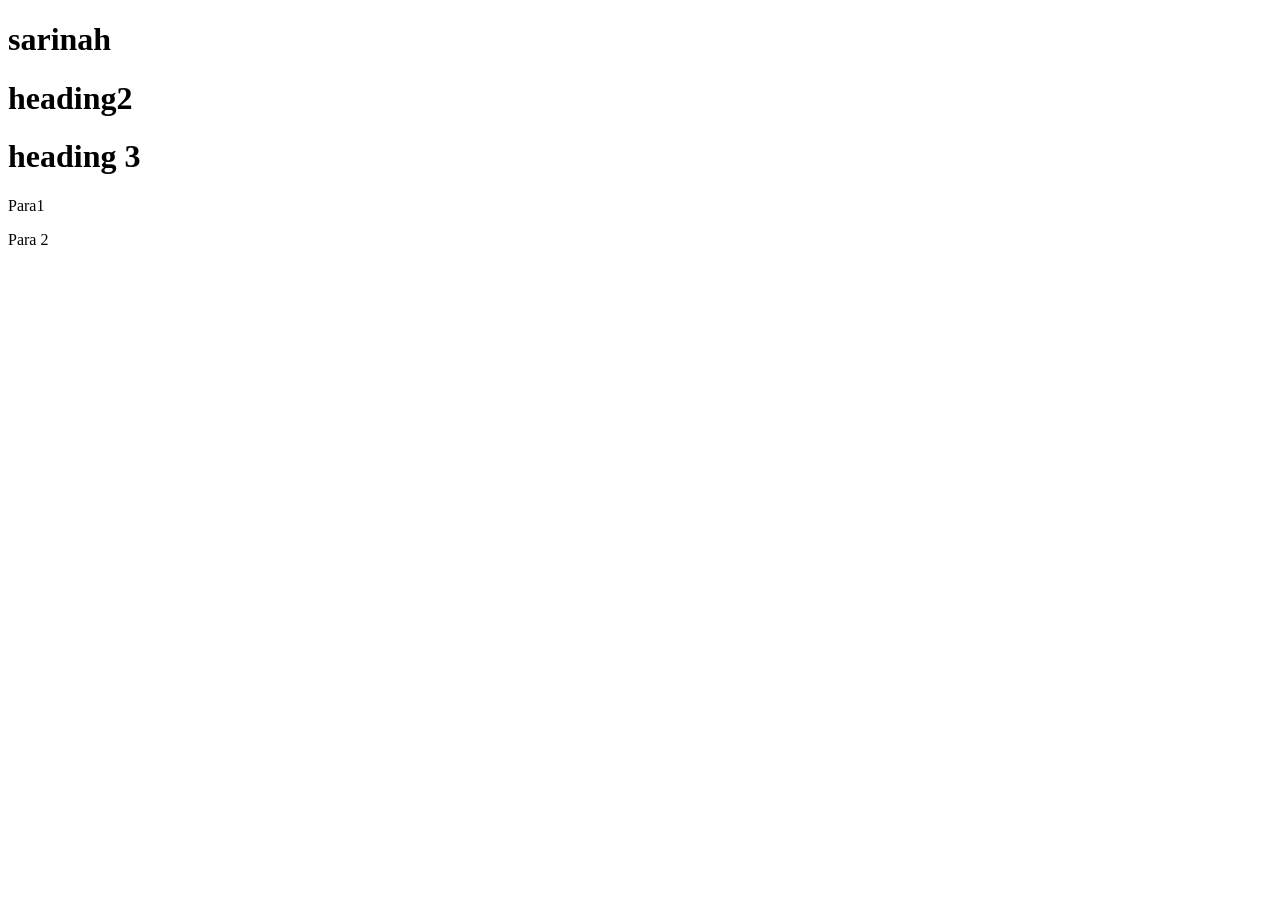
<file: t3/lec1/index.html>
<!DOCTYPE html>
<html lang="en">
<head>
    <meta charset="UTF-8">
    <meta name="viewport" content="width=device-width, initial-scale=1.0">
    <title>Document</title>
</head>
<body>
    <h1>sarinah</h1>
    <h1>heading2 </h1>
    <h1>heading 3</h1>
    <p>Para1 </p>
    <p>Para 2</p>
</body>
</html>
</file>
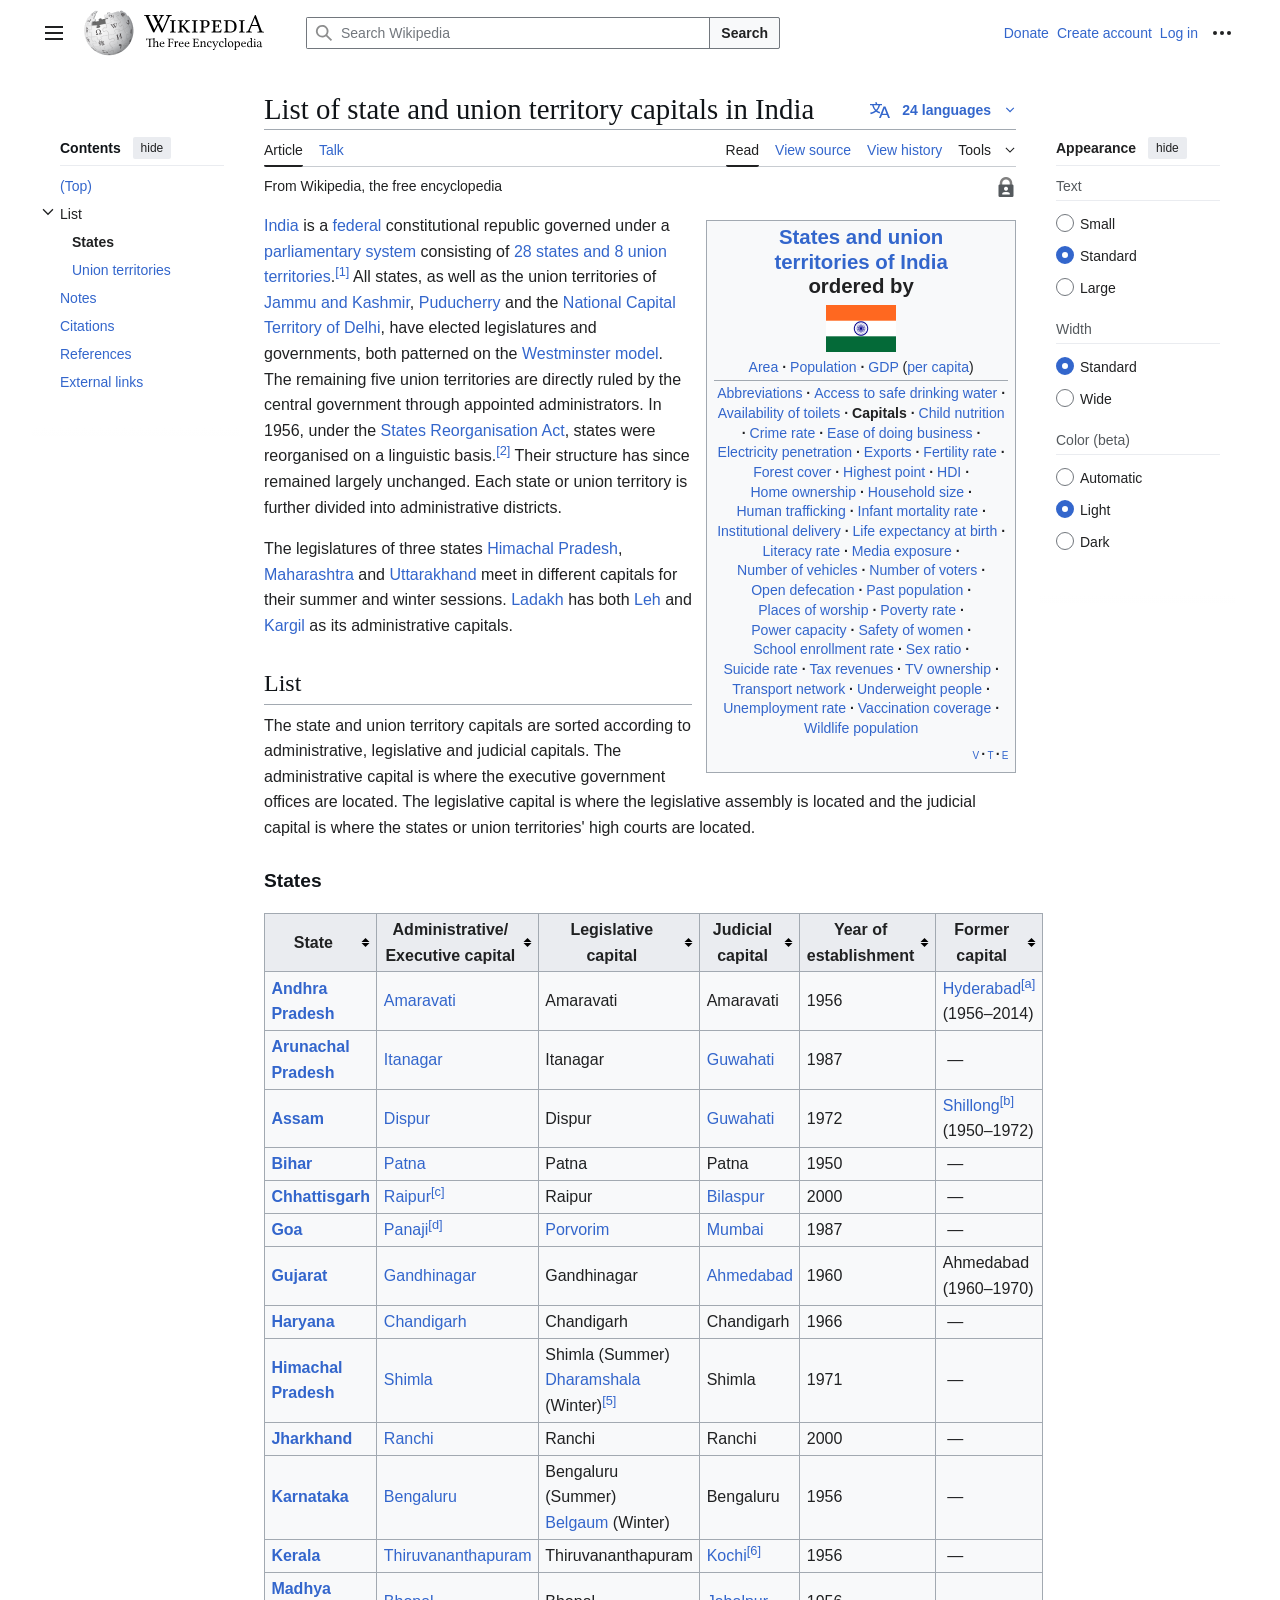
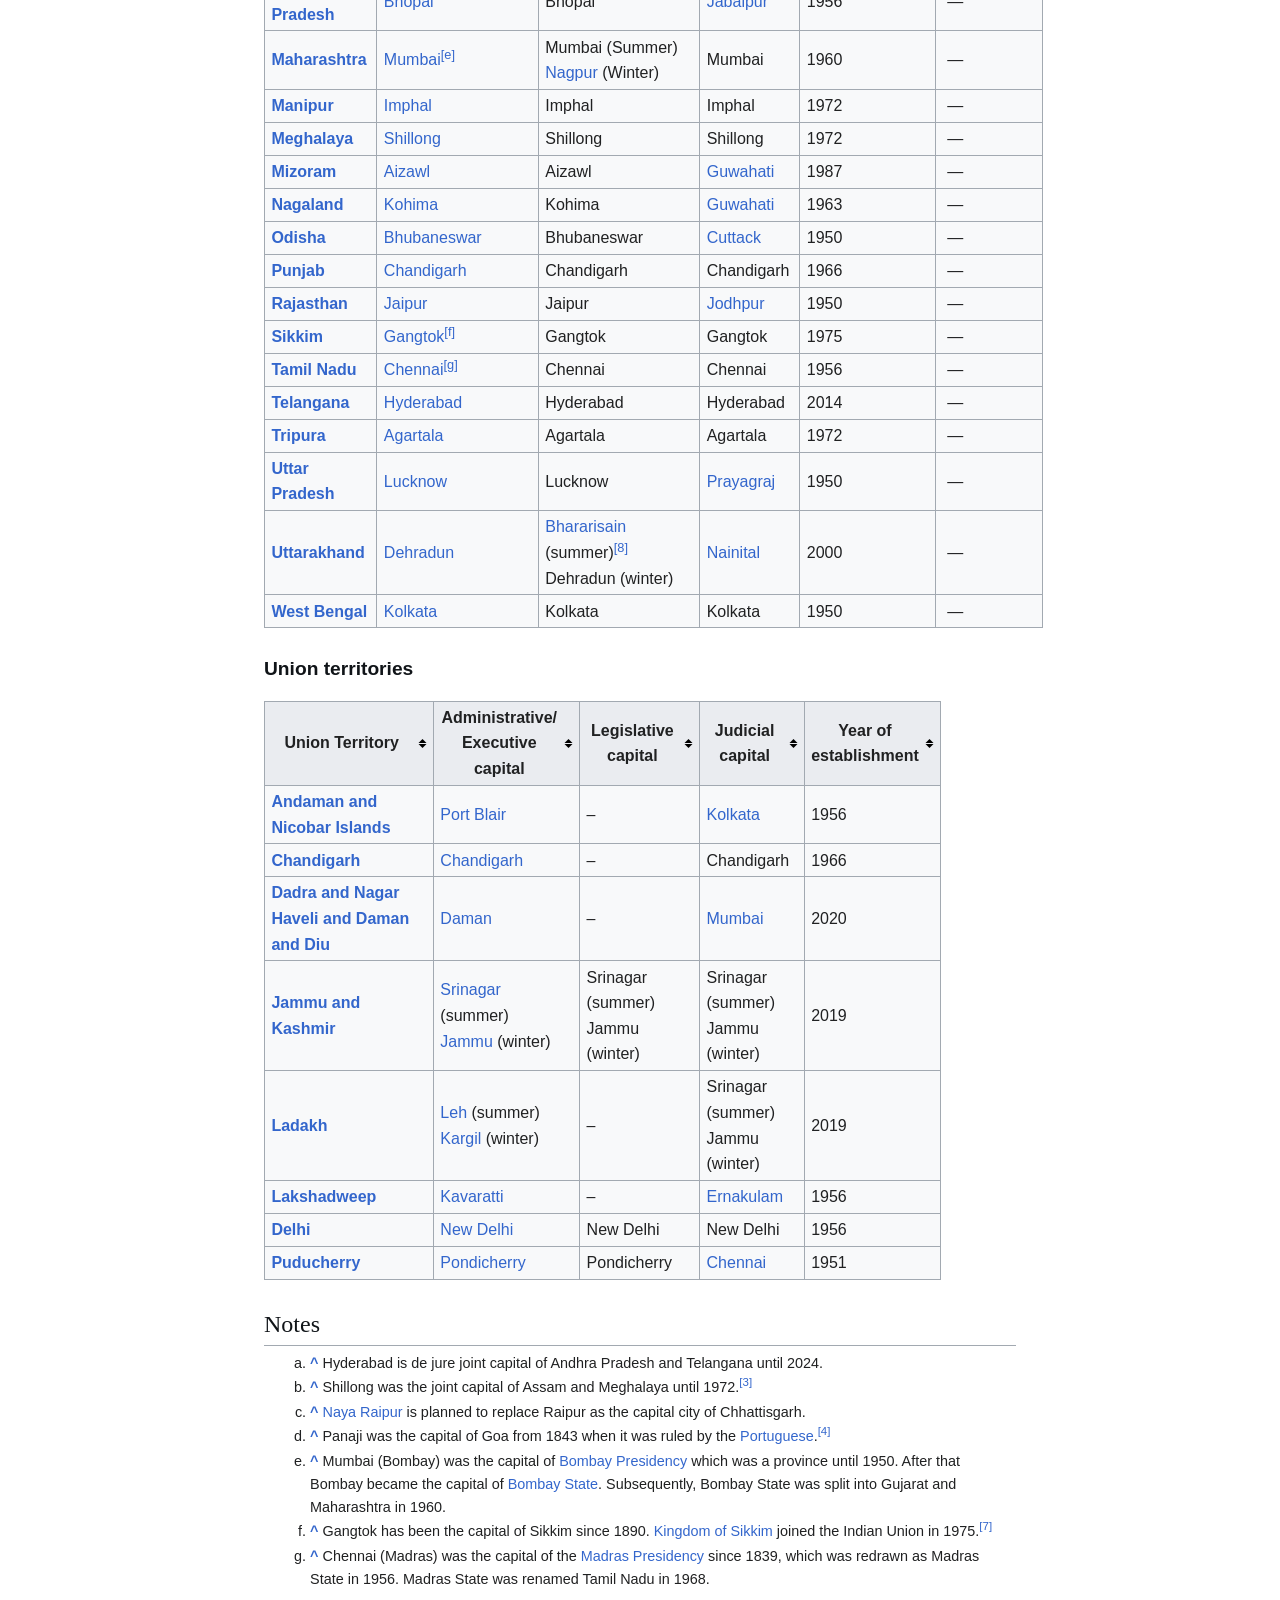
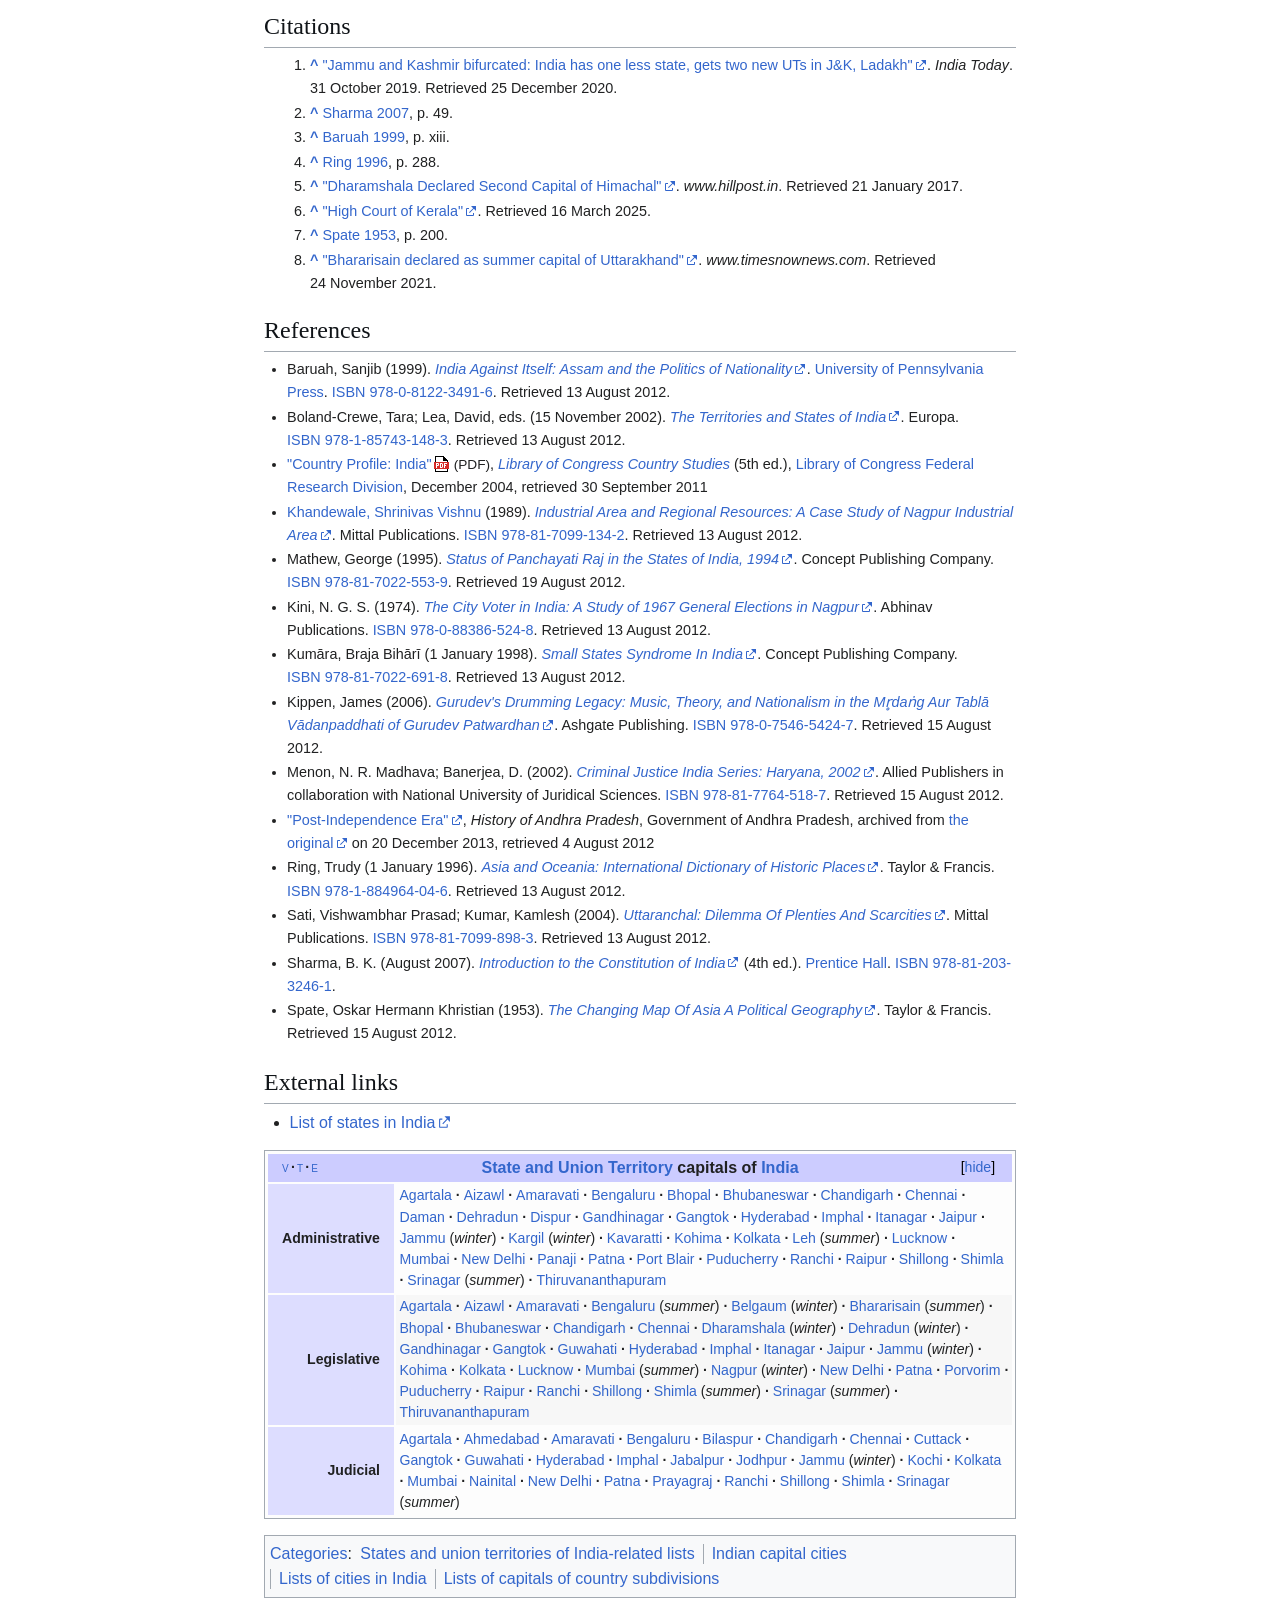
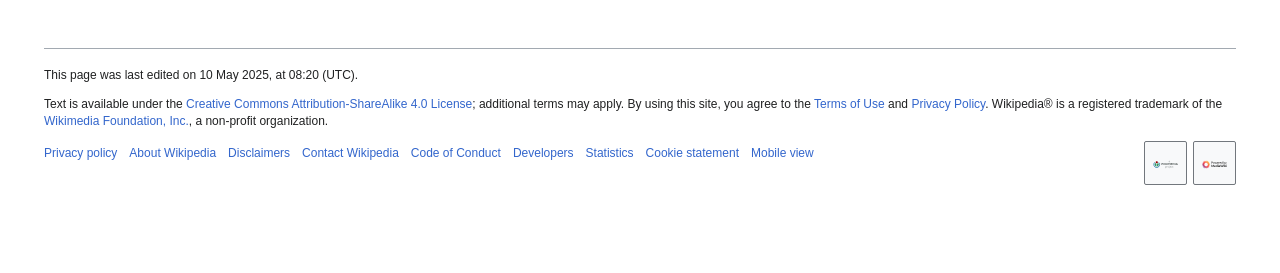
<file: T3/List of state and union territory capitals in India - Wikipedia (5_28_2025 8：46：50 AM).html>
<!DOCTYPE html> <html class="client-js vector-feature-language-in-header-enabled vector-feature-language-in-main-page-header-disabled vector-feature-page-tools-pinned-disabled vector-feature-toc-pinned-clientpref-1 vector-feature-main-menu-pinned-disabled vector-feature-limited-width-clientpref-1 vector-feature-limited-width-content-enabled vector-feature-custom-font-size-clientpref-1 vector-feature-appearance-pinned-clientpref-1 vector-feature-night-mode-enabled skin-theme-clientpref-day vector-sticky-header-enabled vector-toc-available vector-animations-ready ve-available" lang=en dir=ltr style><!--
 Page saved with SingleFile 
 url: https://en.wikipedia.org/wiki/List_of_state_and_union_territory_capitals_in_India 
 saved date: Wed May 28 2025 08:46:50 GMT+0530 (India Standard Time)
--><meta charset=utf-8>
<title>List of state and union territory capitals in India - Wikipedia</title>
<style>:root{--sf-img-1: url("[data-uri]");--sf-img-2: url("[data-uri]");--sf-img-4: url("[data-uri]");--sf-img-3: url("[data-uri]");--sf-img-5: url("[data-uri]");--sf-img-6: url("[data-uri]");--sf-img-10: url("[data-uri]");--sf-img-11: url("[data-uri]");--sf-img-12: url("[data-uri]");--sf-img-13: url("[data-uri]");--sf-img-14: url("[data-uri]");--sf-img-15: url("[data-uri]");--sf-img-16: url("[data-uri]")}</style><style>.mw-cite-backlink{-webkit-user-select:none;-moz-user-select:none;user-select:none}ol.references{counter-reset:mw-ref-extends-parent mw-references list-item}ol.references>li{counter-increment:mw-ref-extends-parent mw-references;counter-reset:mw-ref-extends-child}sup.reference{unicode-bidi:-moz-isolate;unicode-bidi:-webkit-isolate;unicode-bidi:isolate;white-space:nowrap;font-weight:normal;font-style:normal}ol.references li:target,sup.reference:target{background-color:var(--background-color-progressive-subtle,#f1f4fd)}@media screen and (min-width:640px){}@media all and (min-width:640px){}@media screen{}@media screen and (prefers-color-scheme:dark){}@media screen{}@media screen and (prefers-color-scheme:dark){}.client-js .mw-collapsible:not(.mw-made-collapsible) .mw-collapsible-toggle-placeholder:before,.client-js ol.mw-collapsible:not(.mw-made-collapsible):before,.client-js ul.mw-collapsible:not(.mw-made-collapsible):before,.client-js table.mw-collapsible:not(.mw-made-collapsible) :first-child tr:first-child th:last-child:before,.client-js table.mw-collapsible:not(.mw-made-collapsible)>caption:first-child:after,.client-js div.mw-collapsible:not(.mw-made-collapsible):before{content:"[hide]"}.client-js .mw-collapsible:not(.mw-made-collapsible):has(.mw-collapsible-toggle,.mw-collapsible-toggle-placeholder) th::before,.client-js .mw-collapsible:not(.mw-made-collapsible):has(.mw-collapsible-toggle,.mw-collapsible-toggle-placeholder)::before{content:none!important}.mw-collapsible:not(.mw-made-collapsible) th:before,.mw-collapsible:not(.mw-made-collapsible):before,.mw-collapsible-toggle-placeholder,.mw-collapsible-toggle{float:right}.mw-content-ltr .mw-collapsible:not(.mw-made-collapsible) th:before,.mw-content-ltr .mw-collapsible:not(.mw-made-collapsible):before,.mw-content-ltr .mw-collapsible-toggle{float:right}.client-js .sortable:not(.jquery-tablesorter)>*>tr:first-child>th:not(.unsortable),.jquery-tablesorter th.headerSort{background-image:url([data-uri]);cursor:pointer;background-repeat:no-repeat;background-position:center right;padding-right:21px}@media screen{}@media screen and (prefers-color-scheme:dark){}.vector-icon.mw-ui-icon-wikimedia-language{-webkit-mask-image:var(--sf-img-1);mask-image:var(--sf-img-1)}.vector-icon.mw-ui-icon-wikimedia-language-progressive{-webkit-mask-image:var(--sf-img-2);mask-image:var(--sf-img-2)}.vector-icon.mw-ui-icon-wikimedia-ellipsis{-webkit-mask-image:var(--sf-img-3);mask-image:var(--sf-img-3)}.vector-icon.mw-ui-icon-wikimedia-search{-webkit-mask-image:var(--sf-img-4);mask-image:var(--sf-img-4)}.vector-icon.mw-ui-icon-wikimedia-menu{-webkit-mask-image:var(--sf-img-5);mask-image:var(--sf-img-5)}.vector-icon.mw-ui-icon-wikimedia-star{-webkit-mask-image:var(--sf-img-6);mask-image:var(--sf-img-6)}@media (prefers-reduced-motion:reduce){*,::before,::after{animation-delay:-0.01ms!important;animation-duration:0.01ms!important;animation-iteration-count:1!important;scroll-behavior:auto!important;transition-duration:0ms!important}}body{margin:0}hr{box-sizing:content-box;height:0;overflow:visible}@supports (text-decoration:underline dotted){abbr[title]{border-bottom:0;text-decoration:underline dotted}}sup{line-height:1}button,input{margin:0}@media all and (max-width:calc(640px - 1px)){}@media all and (max-width:calc(640px - 1px)){}@media all and (max-width:calc(640px - 1px)){}.mw-body-content figure[typeof~="mw:File"]>a{border:0}figure[typeof~="mw:File"].mw-halign-center{margin:0 auto;display:table;border-collapse:collapse;clear:none;float:none}@media all and (max-width:calc(640px - 1px)){body.skin--responsive figure{margin:0 auto!important;float:none!important}}@media screen{@media all and (max-width:calc(640px - 1px)){}@media (prefers-color-scheme:dark){}@media all and (max-width:calc(640px - 1px)){}body.skin--responsive .mw-parser-output figure img.mw-file-element{height:auto;max-width:100%}@media (prefers-color-scheme:dark){}.mw-body-content::after{clear:both;content:"";display:block}@media all and (max-width:calc(640px - 1px)){.mw-parser-output table{display:block;overflow:auto;max-width:100%}}.wikitable{background-color:var(--background-color-neutral-subtle,#f8f9fa);color:var(--color-base,#202122);margin:1em 0;border:1px solid var(--border-color-base,#a2a9b1);border-collapse:collapse}.wikitable>*>tr>th,.wikitable>*>tr>td{border:1px solid var(--border-color-base,#a2a9b1);padding:0.2em 0.4em}.wikitable>*>tr>th{background-color:var(--background-color-neutral,#eaecf0);color:var(--color-base,#202122);text-align:center}@media all and (max-width:calc(640px - 1px)){body.skin--responsive .wikitable{float:none;margin-left:0;margin-right:0}}#catlinks{text-align:left}.catlinks{background-color:var(--background-color-neutral-subtle,#f8f9fa);margin-top:1em;border:1px solid var(--border-color-base,#a2a9b1);padding:5px;clear:both}.catlinks ul{display:inline;margin:0;padding:0;list-style:none}.catlinks li{display:inline-block;line-height:1.25em;margin:0.125em 0;border-left:1px solid var(--border-color-base,#a2a9b1);padding:0 0.5em}.catlinks li:first-child{border-left:0;padding-left:0.25em}.emptyPortlet{display:none}a{text-decoration:none;color:#0645ad;background:none}a:not([href]){cursor:pointer}a:visited{color:#0b0080}a:active{color:#faa700}a:hover,a:focus{text-decoration:underline}img{border:0;vertical-align:middle}hr{height:1px;background-color:var(--border-color-base,#a2a9b1);border:0;margin:0.2em 0}.mw-heading,h1,h2,h3{color:var(--color-emphasized,#101418);font-weight:bold;margin:0;padding-top:0.5em;padding-bottom:0.17em;display:flow-root;word-break:break-word}h1,.mw-heading2,h2{margin-bottom:0.6em;border-bottom:1px solid var(--border-color-base,#a2a9b1)}.mw-heading3,h3{margin-bottom:0.3em}h1{font-size:188%;font-weight:normal}.mw-heading2,h2{font-size:150%;font-weight:normal}.mw-heading3,h3{font-size:128%}.mw-heading h2,.mw-heading h3{display:inline;border:0;margin:0;padding:0;color:inherit;font:inherit}p{margin:0.4em 0 0.5em 0}ul{margin-top:0.3em;margin-bottom:0;margin-left:1.6em;margin-right:0;-webkit-margin-start:1.6em;-webkit-margin-end:0;margin-inline-start:1.6em;margin-inline-end:0;padding:0}ol{margin-top:0.3em;margin-bottom:0;margin-left:3.2em;margin-right:0;-webkit-margin-start:3.2em;-webkit-margin-end:0;margin-inline-start:3.2em;margin-inline-end:0;padding:0;list-style-image:none}li{margin-bottom:0.1em}table{font-size:100%}form{border:0;margin:0}@counter-style meetei{system:numeric;symbols:"꯰""꯱""꯲""꯳""꯴""꯵""꯶""꯷""꯸""꯹";suffix:") "}@counter-style santali{system:numeric;symbols:"᱐""᱑""᱒""᱓""᱔""᱕""᱖""᱗""᱘""᱙"}@counter-style myanmar_with_period{system:numeric;symbols:"၀""၁""၂""၃""၄""၅""၆""၇""၈""၉";suffix:"။ "}ol:lang(azb) li,ol:lang(bcc) li,ol:lang(bgn) li,ol:lang(bqi) li,ol:lang(fa) li,ol:lang(glk) li,ol:lang(kk-arab) li,ol:lang(lrc) li,ol:lang(luz) li,ol:lang(mzn) li{list-style-type:persian}ol:lang(ckb) li,ol:lang(sdh) li{list-style-type:arabic-indic}ol:lang(hi) li,ol:lang(mai) li,ol:lang(mr) li,ol:lang(ne) li{list-style-type:devanagari}ol:lang(as) li,ol:lang(bn) li{list-style-type:bengali}ol:lang(mni) li{list-style-type:meetei}ol:lang(or) li{list-style-type:oriya}ol:lang(sat) li{list-style-type:santali}ol:lang(blk) li,ol:lang(kjp) li,ol:lang(ksw) li,ol:lang(mnw) li,ol:lang(my) li,ol:lang(shn) li{list-style-type:myanmar_with_period}.mw-heading1:lang(anp),.mw-heading1:lang(as),.mw-heading1:lang(awa),.mw-heading1:lang(bgc),.mw-heading1:lang(bh),.mw-heading1:lang(bho),.mw-heading1:lang(blk),.mw-heading1:lang(bn),.mw-heading1:lang(bo),.mw-heading1:lang(bpy),.mw-heading1:lang(ccp),.mw-heading1:lang(dty),.mw-heading1:lang(dz),.mw-heading1:lang(gom),.mw-heading1:lang(gu),.mw-heading1:lang(hi),.mw-heading1:lang(kjp),.mw-heading1:lang(km),.mw-heading1:lang(kn),.mw-heading1:lang(ks),.mw-heading1:lang(ksw),.mw-heading1:lang(mag),.mw-heading1:lang(mai),.mw-heading1:lang(ml),.mw-heading1:lang(mnw),.mw-heading1:lang(mr),.mw-heading1:lang(my),.mw-heading1:lang(new),.mw-heading1:lang(nit),.mw-heading1:lang(nod),.mw-heading1:lang(or),.mw-heading1:lang(pa),.mw-heading1:lang(pi),.mw-heading1:lang(rki),.mw-heading1:lang(sa),.mw-heading1:lang(shn),.mw-heading1:lang(si),.mw-heading1:lang(syl),.mw-heading1:lang(ta),.mw-heading1:lang(tcy),.mw-heading1:lang(tdd),.mw-heading1:lang(te),h1:lang(anp),h1:lang(as),h1:lang(awa),h1:lang(bgc),h1:lang(bh),h1:lang(bho),h1:lang(blk),h1:lang(bn),h1:lang(bo),h1:lang(bpy),h1:lang(ccp),h1:lang(dty),h1:lang(dz),h1:lang(gom),h1:lang(gu),h1:lang(hi),h1:lang(kjp),h1:lang(km),h1:lang(kn),h1:lang(ks),h1:lang(ksw),h1:lang(mag),h1:lang(mai),h1:lang(ml),h1:lang(mnw),h1:lang(mr),h1:lang(my),h1:lang(new),h1:lang(nit),h1:lang(nod),h1:lang(or),h1:lang(pa),h1:lang(pi),h1:lang(rki),h1:lang(sa),h1:lang(shn),h1:lang(si),h1:lang(syl),h1:lang(ta),h1:lang(tcy),h1:lang(tdd),h1:lang(te){line-height:1.6em!important}.mw-heading:lang(anp),.mw-heading:lang(as),.mw-heading:lang(awa),.mw-heading:lang(bgc),.mw-heading:lang(bh),.mw-heading:lang(bho),.mw-heading:lang(blk),.mw-heading:lang(bn),.mw-heading:lang(bo),.mw-heading:lang(bpy),.mw-heading:lang(ccp),.mw-heading:lang(dty),.mw-heading:lang(dz),.mw-heading:lang(gom),.mw-heading:lang(gu),.mw-heading:lang(hi),.mw-heading:lang(kjp),.mw-heading:lang(km),.mw-heading:lang(kn),.mw-heading:lang(ks),.mw-heading:lang(ksw),.mw-heading:lang(mag),.mw-heading:lang(mai),.mw-heading:lang(ml),.mw-heading:lang(mnw),.mw-heading:lang(mr),.mw-heading:lang(my),.mw-heading:lang(new),.mw-heading:lang(nit),.mw-heading:lang(nod),.mw-heading:lang(or),.mw-heading:lang(pa),.mw-heading:lang(pi),.mw-heading:lang(rki),.mw-heading:lang(sa),.mw-heading:lang(shn),.mw-heading:lang(si),.mw-heading:lang(syl),.mw-heading:lang(ta),.mw-heading:lang(tcy),.mw-heading:lang(tdd),.mw-heading:lang(te),h2:lang(anp),h2:lang(as),h2:lang(awa),h2:lang(bgc),h2:lang(bh),h2:lang(bho),h2:lang(blk),h2:lang(bn),h2:lang(bo),h2:lang(bpy),h2:lang(ccp),h2:lang(dty),h2:lang(dz),h2:lang(gom),h2:lang(gu),h2:lang(hi),h2:lang(kjp),h2:lang(km),h2:lang(kn),h2:lang(ks),h2:lang(ksw),h2:lang(mag),h2:lang(mai),h2:lang(ml),h2:lang(mnw),h2:lang(mr),h2:lang(my),h2:lang(new),h2:lang(nit),h2:lang(nod),h2:lang(or),h2:lang(pa),h2:lang(pi),h2:lang(rki),h2:lang(sa),h2:lang(shn),h2:lang(si),h2:lang(syl),h2:lang(ta),h2:lang(tcy),h2:lang(tdd),h2:lang(te),h3:lang(anp),h3:lang(as),h3:lang(awa),h3:lang(bgc),h3:lang(bh),h3:lang(bho),h3:lang(blk),h3:lang(bn),h3:lang(bo),h3:lang(bpy),h3:lang(ccp),h3:lang(dty),h3:lang(dz),h3:lang(gom),h3:lang(gu),h3:lang(hi),h3:lang(kjp),h3:lang(km),h3:lang(kn),h3:lang(ks),h3:lang(ksw),h3:lang(mag),h3:lang(mai),h3:lang(ml),h3:lang(mnw),h3:lang(mr),h3:lang(my),h3:lang(new),h3:lang(nit),h3:lang(nod),h3:lang(or),h3:lang(pa),h3:lang(pi),h3:lang(rki),h3:lang(sa),h3:lang(shn),h3:lang(si),h3:lang(syl),h3:lang(ta),h3:lang(tcy),h3:lang(tdd),h3:lang(te),h4:lang(anp),h4:lang(as),h4:lang(awa),h4:lang(bgc),h4:lang(bh),h4:lang(bho),h4:lang(blk),h4:lang(bn),h4:lang(bo),h4:lang(bpy),h4:lang(ccp),h4:lang(dty),h4:lang(dz),h4:lang(gom),h4:lang(gu),h4:lang(hi),h4:lang(kjp),h4:lang(km),h4:lang(kn),h4:lang(ks),h4:lang(ksw),h4:lang(mag),h4:lang(mai),h4:lang(ml),h4:lang(mnw),h4:lang(mr),h4:lang(my),h4:lang(new),h4:lang(nit),h4:lang(nod),h4:lang(or),h4:lang(pa),h4:lang(pi),h4:lang(rki),h4:lang(sa),h4:lang(shn),h4:lang(si),h4:lang(syl),h4:lang(ta),h4:lang(tcy),h4:lang(tdd),h4:lang(te),h5:lang(anp),h5:lang(as),h5:lang(awa),h5:lang(bgc),h5:lang(bh),h5:lang(bho),h5:lang(blk),h5:lang(bn),h5:lang(bo),h5:lang(bpy),h5:lang(ccp),h5:lang(dty),h5:lang(dz),h5:lang(gom),h5:lang(gu),h5:lang(hi),h5:lang(kjp),h5:lang(km),h5:lang(kn),h5:lang(ks),h5:lang(ksw),h5:lang(mag),h5:lang(mai),h5:lang(ml),h5:lang(mnw),h5:lang(mr),h5:lang(my),h5:lang(new),h5:lang(nit),h5:lang(nod),h5:lang(or),h5:lang(pa),h5:lang(pi),h5:lang(rki),h5:lang(sa),h5:lang(shn),h5:lang(si),h5:lang(syl),h5:lang(ta),h5:lang(tcy),h5:lang(tdd),h5:lang(te),h6:lang(anp),h6:lang(as),h6:lang(awa),h6:lang(bgc),h6:lang(bh),h6:lang(bho),h6:lang(blk),h6:lang(bn),h6:lang(bo),h6:lang(bpy),h6:lang(ccp),h6:lang(dty),h6:lang(dz),h6:lang(gom),h6:lang(gu),h6:lang(hi),h6:lang(kjp),h6:lang(km),h6:lang(kn),h6:lang(ks),h6:lang(ksw),h6:lang(mag),h6:lang(mai),h6:lang(ml),h6:lang(mnw),h6:lang(mr),h6:lang(my),h6:lang(new),h6:lang(nit),h6:lang(nod),h6:lang(or),h6:lang(pa),h6:lang(pi),h6:lang(rki),h6:lang(sa),h6:lang(shn),h6:lang(si),h6:lang(syl),h6:lang(ta),h6:lang(tcy),h6:lang(tdd),h6:lang(te){line-height:1.4em}.mw-heading1:lang(ne),h1:lang(ne){line-height:1.9}.mw-heading2:lang(th),.mw-heading2:lang(ne),h2:lang(th),h2:lang(ne){line-height:1.6}}@media screen{:root,.skin-invert{--color-base:#202122;--color-base-fixed:#202122;--color-base--hover:#404244;--color-emphasized:#101418;--color-subtle:#54595d;--color-placeholder:#72777d;--color-disabled:#a2a9b1;--color-disabled-emphasized:#a2a9b1;--color-inverted:#fff;--color-inverted-fixed:#fff;--color-progressive:#36c;--color-progressive--hover:#3056a9;--color-progressive--active:#233566;--color-progressive--focus:#36c;--color-destructive:#bf3c2c;--color-destructive--hover:#9f3526;--color-destructive--active:#612419;--color-destructive--focus:#36c;--color-visited:#6a60b0;--color-visited--hover:#534fa3;--color-visited--active:#353262;--color-destructive--visited:#9f5555;--color-destructive--visited--hover:#854848;--color-destructive--visited--active:#512e2e;--color-error:#bf3c2c;--color-error--hover:#9f3526;--color-error--active:#612419;--color-warning:#886425;--color-success:#177860;--color-notice:#404244;--color-icon-error:#f54739;--color-icon-warning:#ab7f2a;--color-icon-success:#099979;--color-icon-notice:#72777d;--color-content-added:#006400;--color-content-removed:#8b0000;--filter-invert-icon:0;--filter-invert-primary-button-icon:1;--box-shadow-color-base:#a2a9b1;--box-shadow-color-progressive--active:#233566;--box-shadow-color-progressive--focus:#36c;--box-shadow-color-progressive-selected:#36c;--box-shadow-color-progressive-selected--hover:#3056a9;--box-shadow-color-progressive-selected--active:#233566;--box-shadow-color-destructive--focus:#36c;--box-shadow-color-inverted:#fff;--box-shadow-color-alpha-base:rgba(0,0,0,0.06);--box-shadow-color-transparent:transparent;--mix-blend-mode-base:normal;--mix-blend-mode-blend:multiply;--background-color-base:#fff;--background-color-base-fixed:#fff;--background-color-neutral:#eaecf0;--background-color-neutral-subtle:#f8f9fa;--background-color-interactive:#eaecf0;--background-color-interactive--hover:#dadde3;--background-color-interactive--active:#c8ccd1;--background-color-interactive-subtle:#f8f9fa;--background-color-interactive-subtle--hover:#eaecf0;--background-color-interactive-subtle--active:#dadde3;--background-color-disabled:#dadde3;--background-color-disabled-subtle:#eaecf0;--background-color-inverted:#101418;--background-color-progressive:#36c;--background-color-progressive--hover:#3056a9;--background-color-progressive--active:#233566;--background-color-progressive--focus:#36c;--background-color-progressive-subtle:#f1f4fd;--background-color-progressive-subtle--hover:#dce3f9;--background-color-progressive-subtle--active:#cbd6f6;--background-color-destructive:#bf3c2c;--background-color-destructive--hover:#9f3526;--background-color-destructive--active:#612419;--background-color-destructive--focus:#36c;--background-color-destructive-subtle:#ffe9e5;--background-color-destructive-subtle--hover:#ffdad3;--background-color-destructive-subtle--active:#ffc8bd;--background-color-error:#f54739;--background-color-error--hover:#d74032;--background-color-error--active:#bf3c2c;--background-color-error-subtle:#ffe9e5;--background-color-error-subtle--hover:#ffdad3;--background-color-error-subtle--active:#ffc8bd;--background-color-warning-subtle:#fdf2d5;--background-color-success-subtle:#dff2eb;--background-color-notice-subtle:#eaecf0;--background-color-content-added:#a3d3ff;--background-color-content-removed:#ffe49c;--background-color-transparent:transparent;--background-color-backdrop-light:rgba(255,255,255,0.65);--background-color-backdrop-dark:rgba(0,0,0,0.65);--background-color-button-quiet--hover:rgba(0,24,73,0.027);--background-color-button-quiet--active:rgba(0,24,73,0.082);--background-color-input-binary--checked:#36c;--background-color-tab-list-item-framed--hover:rgba(255,255,255,0.3);--background-color-tab-list-item-framed--active:rgba(255,255,255,0.65);--opacity-icon-base:0.87;--opacity-icon-base--hover:0.74;--opacity-icon-base--selected:1;--opacity-icon-base--disabled:0.51;--opacity-icon-placeholder:0.51;--opacity-icon-subtle:0.67;--border-color-base:#a2a9b1;--border-color-subtle:#c8ccd1;--border-color-muted:#dadde3;--border-color-interactive:#72777d;--border-color-interactive--hover:#27292d;--border-color-interactive--active:#202122;--border-color-disabled:#c8ccd1;--border-color-inverted:#fff;--border-color-inverted-fixed:#fff;--border-color-progressive:#6485d1;--border-color-progressive--hover:#3056a9;--border-color-progressive--active:#233566;--border-color-progressive--focus:#36c;--border-color-destructive:#f54739;--border-color-destructive--hover:#9f3526;--border-color-destructive--active:#612419;--border-color-destructive--focus:#36c;--border-color-error:#f54739;--border-color-error--hover:#9f3526;--border-color-error--active:#612419;--border-color-warning:#ab7f2a;--border-color-success:#099979;--border-color-notice:#72777d;--border-color-content-added:#a3d3ff;--border-color-content-removed:#ffe49c;--border-color-transparent:transparent;--border-color-divider:#a2a9b1;--outline-color-progressive--focus:#36c;--color-link-red:var(--color-destructive);--color-link-red--hover:var(--color-destructive--hover);--color-link-red--active:var(--color-destructive--active);--color-link-red--focus:var(--color-destructive--focus);--color-link-red--visited:var(--color-destructive--visited);--color-link-red--visited--hover:var(--color-destructive--visited--hover);--color-link-red--visited--active:var(--color-destructive--visited--active);--accent-color-base:#36c;--border-color-input--hover:var(--border-color-interactive);--border-color-input-binary:var(--border-color-interactive);--border-color-input-binary--hover:var(--border-color-progressive--hover);--border-color-input-binary--active:var(--border-color-progressive--active);--border-color-input-binary--focus:var(--border-color-progressive--focus);--border-color-input-binary--checked:var(--border-color-progressive);--color-base--subtle:#54595d}.vector-feature-custom-font-size-clientpref--excluded,.no-font-mode-scale{--font-size-medium:var(--font-size-small,0.875rem);--line-height-medium:1.5714285}html.vector-feature-custom-font-size-clientpref-1,.vector-icon{--font-size-medium:var(--font-size-medium,1rem);--line-height-medium:1.6}}@media screen and (prefers-color-scheme:dark){}@media screen{html{scroll-padding-top:75px}body{background-color:var(--background-color-neutral-subtle,#f8f9fa);color:var(--color-base,#202122)}.mw-body{direction:ltr}.mw-body .firstHeading{word-wrap:break-word;margin-bottom:0}.mw-header{position:relative;z-index:3}#mw-content-text{margin-top:16px}.mw-indicators{z-index:1}.vector-page-titlebar{box-shadow:none}.vector-page-titlebar::after{clear:both;content:"";display:block}.vector-page-titlebar::after{content:"";display:block;position:absolute;bottom:0;left:0;right:0;height:1px;background-color:var(--border-color-base,#a2a9b1)}.vector-body-before-content{overflow:hidden}.vector-body-before-content .mw-indicators{margin-top:8px}.mw-body .mw-portlet-lang{float:right}.vector-body{position:relative;z-index:0}#siteSub{margin-top:8px}#contentSub:not(:empty),#contentSub2{font-size:var(--font-size-small,0.875rem);color:var(--color-subtle,#54595d);width:auto;margin:8px 0 0}.mw-page-container{max-width:99.75rem;box-sizing:border-box;position:relative;z-index:0;margin:0 auto;padding-top:0.05px;padding-left:1.5rem;padding-right:1.5rem;background-color:var(--background-color-base,#fff)}.vector-header-container{width:100%;display:flex;justify-content:center}.vector-header-container .mw-header,.vector-header-container .vector-sticky-header{width:100%;min-height:3.125rem;background-color:var(--background-color-base,#fff);min-width:18.75em;max-width:99.75rem;padding-left:1.5rem;padding-right:1.5rem;box-sizing:border-box}.skin--responsive .mw-page-container{min-width:auto}html{touch-action:manipulation}.vector-column-start{margin-left:-12px}.vector-column-start .vector-main-menu-container{margin-left:12px}html,body{height:100%}:focus{outline-color:var(--outline-color-progressive--focus,#36c)}html{font-size:100%}html,body{font-family:sans-serif}ul{list-style-type:disc}.mw-jump-link:not(:focus){display:block;position:absolute!important;clip:rect(1px,1px,1px,1px);width:1px;height:1px;margin:-1px;border:0;padding:0;overflow:hidden;-webkit-user-select:none;-moz-user-select:none;user-select:none}.mw-body h1,.mw-body-content h2,.mw-body-content .mw-heading2{font-family:"Linux Libertine","Georgia","Times","Source Serif Pro",serif;line-height:1.375}.mw-body h1:lang(ja),.mw-body .mw-heading1:lang(ja),.mw-body-content h1:lang(ja),.mw-body-content .mw-heading1:lang(ja),.mw-body-content h2:lang(ja),.mw-body-content .mw-heading2:lang(ja),.mw-body h1:lang(he),.mw-body .mw-heading1:lang(he),.mw-body-content h1:lang(he),.mw-body-content .mw-heading1:lang(he),.mw-body-content h2:lang(he),.mw-body-content .mw-heading2:lang(he),.mw-body h1:lang(ko),.mw-body .mw-heading1:lang(ko),.mw-body-content h1:lang(ko),.mw-body-content .mw-heading1:lang(ko),.mw-body-content h2:lang(ko),.mw-body-content .mw-heading2:lang(ko){font-family:sans-serif}.mw-body h1:lang(ckb),.mw-body .mw-heading1:lang(ckb),.mw-body-content h1:lang(ckb),.mw-body-content .mw-heading1:lang(ckb),.mw-body-content h2:lang(ckb),.mw-body-content .mw-heading2:lang(ckb){font-family:"Scheherazade","Linux Libertine","Georgia","Times","Source Serif Pro",serif}.mw-body h1:lang(my),.mw-body .mw-heading1:lang(my),.mw-body-content h1:lang(my),.mw-body-content .mw-heading1:lang(my),.mw-body-content h2:lang(my),.mw-body-content .mw-heading2:lang(my){line-height:normal}.mw-body h1{font-size:1.8em}.mw-body .mw-heading2{font-size:1.5em}.mw-body .mw-heading3,.mw-body h3{padding-bottom:0;line-height:1.6}.mw-body .mw-heading2,.mw-body h2,.mw-body .mw-heading3,.mw-body h3{margin:0.25em 0 0.25em 0}.mw-body .mw-heading3{font-size:1.2em}.mw-body .mw-heading3,.mw-body h3{font-weight:bold}.mw-body .mw-heading2 h2,.mw-body .mw-heading3 h3{margin-top:0;font-size:inherit}.mw-body p{margin:0.5em 0 1em 0}#siteSub{font-size:var(--font-size-small,0.875rem);display:none}.vector-body{font-size:var(--font-size-medium);line-height:var(--line-height-medium)}a:where(:not([role="button"])){color:var(--color-progressive,#36c);border-radius:2px;text-decoration:none}a:where(:not([role="button"])):visited{color:var(--color-visited,#6a60b0)}a:where(:not([role="button"])):visited:hover{color:var(--color-visited--hover,#534fa3)}a:where(:not([role="button"])):visited:active{color:var(--color-visited--active,#353262)}a:where(:not([role="button"])):hover{color:var(--color-progressive--hover,#3056a9);text-decoration:underline}a:where(:not([role="button"])):active{color:var(--color-progressive--active,#233566);text-decoration:underline}a:where(:not([role="button"])):focus-visible{outline:solid 2px var(--outline-color-progressive--focus,#36c)}@supports not selector(:focus-visible){a:where(:not([role="button"])):focus{outline:solid 2px var(--outline-color-progressive--focus,#36c)}}a:where(.new:not([role="button"])){color:var(--color-destructive,#bf3c2c)}a:where(.new:not([role="button"])):visited{color:var(--color-destructive--visited,#9f5555)}a:where(.new:not([role="button"])):visited:hover{color:var(--color-destructive--visited--hover,#854848)}a:where(.new:not([role="button"])):visited:active{color:var(--color-destructive--visited--active,#512e2e)}a:where(.new:not([role="button"])):hover{color:var(--color-destructive--hover,#9f3526);text-decoration:underline}a:where(.new:not([role="button"])):active{color:var(--color-destructive--active,#612419);text-decoration:underline}a:where(.new:not([role="button"])):focus{outline-color:var(--outline-color-progressive--focus,#36c)}.mw-parser-output a{word-wrap:break-word}.mw-parser-output a.external{background-image:url([data-uri]);background-position:center right;background-repeat:no-repeat;background-size:0.857em;padding-right:1em}a.mw-selflink{color:inherit;font-weight:bold;text-decoration:inherit}a.mw-selflink:hover{cursor:inherit}.vector-dropdown{position:relative}.vector-dropdown .vector-dropdown-label:not(.cdx-button--icon-only){display:inline-flex;align-items:center}.vector-dropdown .vector-dropdown-label:not(.cdx-button--icon-only)::after{content:"";min-width:10px;min-height:10px;width:calc(var(--font-size-medium,1rem) - 4px);height:calc(var(--font-size-medium,1rem) - 4px);display:inline-block;vertical-align:text-bottom;width:0.75rem;height:0.75rem;margin-left:7px}@supports not ((-webkit-mask-image:none) or (mask-image:none)){.vector-dropdown .vector-dropdown-label:not(.cdx-button--icon-only)::after{background-position:center;background-repeat:no-repeat;background-size:calc(max(calc(var(--font-size-medium,1rem) - 4px),10px))}}@supports (-webkit-mask-image:none) or (mask-image:none){.vector-dropdown .vector-dropdown-label:not(.cdx-button--icon-only)::after{-webkit-mask-position:center;mask-position:center;-webkit-mask-repeat:no-repeat;mask-repeat:no-repeat;-webkit-mask-size:calc(max(calc(var(--font-size-medium,1rem) - 4px),10px));mask-size:calc(max(calc(var(--font-size-medium,1rem) - 4px),10px))}}@supports not ((-webkit-mask-image:none) or (mask-image:none)){.vector-dropdown .vector-dropdown-label:not(.cdx-button--icon-only)::after{background-image:url(data:image/svg+xml;utf8,<svg\ xmlns=\"http://www.w3.org/2000/svg\"\ width=\"20\"\ height=\"20\"\ viewBox=\"0\ 0\ 20\ 20\"\ fill=\"%23000\"><path\ d=\"m17.5\ 4.75-7.5\ 7.5-7.5-7.5L1\ 6.25l9\ 9\ 9-9z\"\/><\/svg>);filter:invert(var(--filter-invert-icon,0));opacity:var(--opacity-icon-base,0.87)}}@supports (-webkit-mask-image:none) or (mask-image:none){.vector-dropdown .vector-dropdown-label:not(.cdx-button--icon-only)::after{-webkit-mask-image:url(data:image/svg+xml;utf8,<svg\ xmlns=\"http://www.w3.org/2000/svg\"\ width=\"20\"\ height=\"20\"\ viewBox=\"0\ 0\ 20\ 20\"\ fill=\"%23000\"><path\ d=\"m17.5\ 4.75-7.5\ 7.5-7.5-7.5L1\ 6.25l9\ 9\ 9-9z\"\/><\/svg>);mask-image:url(data:image/svg+xml;utf8,<svg\ xmlns=\"http://www.w3.org/2000/svg\"\ width=\"20\"\ height=\"20\"\ viewBox=\"0\ 0\ 20\ 20\"\ fill=\"%23000\"><path\ d=\"m17.5\ 4.75-7.5\ 7.5-7.5-7.5L1\ 6.25l9\ 9\ 9-9z\"\/><\/svg>);background-color:var(--color-base,#202122)}}.vector-dropdown .vector-dropdown-label-text{font-size:var(--font-size-small,0.875rem)}.vector-dropdown .vector-dropdown-checkbox{cursor:pointer;position:absolute;top:0;left:0;z-index:1;opacity:0;width:100%;height:100%;margin:0;padding:0}.vector-dropdown .vector-dropdown-checkbox:checked~.vector-dropdown-content{opacity:1;visibility:visible;height:auto}.vector-dropdown .vector-dropdown-content{position:absolute;top:100%;left:-1px;opacity:0;height:0;visibility:hidden;overflow:hidden auto;z-index:50;background-color:var(--background-color-base,#fff);padding:16px 16px;font-size:var(--font-size-small,0.875rem);box-shadow:0 2px 6px -1px rgba(0,0,0,0.2);transition-property:opacity;transition-duration:100ms;width:max-content;max-width:200px;max-height:75vh}.vector-pinnable-element .vector-menu-heading{color:var(--color-subtle,#54595d);font-weight:normal;cursor:default;padding:6px 0;margin:6px 0;border-bottom:1px solid var(--background-color-interactive,#eaecf0)}.vector-pinnable-element .mw-list-item,.vector-dropdown-content .mw-list-item{padding:0}.vector-dropdown-content .mw-list-item a{display:flex;align-items:center;padding:6px 0}.vector-pinnable-element .mw-list-item a:not(.mw-selflink):visited,.vector-dropdown-content .mw-list-item a:not(.mw-selflink):visited{color:var(--color-progressive,#36c)}.vector-pinnable-element .mw-list-item a:not(.mw-selflink):visited:hover,.vector-dropdown-content .mw-list-item a:not(.mw-selflink):visited:hover{color:var(--color-progressive--hover,#3056a9)}.vector-pinnable-element{font-size:var(--font-size-small,0.875rem)}.vector-pinned-container{background-color:var(--background-color-base,#fff);padding:0 16px;margin-bottom:2rem;display:none}@supports (display:grid){.vector-pinned-container{display:block}}.vector-column-start,.vector-column-end{contain:paint}.vector-sticky-pinned-container{overflow:hidden auto;position:sticky;top:24px;box-sizing:border-box;max-height:calc(100vh - (24px*2))}.vector-sticky-pinned-container::after{content:"";display:block;position:sticky;bottom:0;left:0;right:0;height:16px;background:linear-gradient(rgba(255,255,255,0),var(--background-color-base,#fff));background-repeat:no-repeat;pointer-events:none}.vector-pinnable-header{padding-bottom:6px;margin-bottom:6px;border-bottom:1px solid var(--background-color-interactive,#eaecf0);line-height:1.6}.vector-pinnable-header-label{display:inline-block;vertical-align:middle;font-size:var(--font-size-small,0.875rem);margin:0 0.5rem 0 0!important;padding:0;border:0;font-weight:bold}.vector-pinnable-header-toggle-button{display:none;border:0;padding:4px 8px;background-color:var(--background-color-interactive,#eaecf0);color:var(--color-base,#202122);cursor:pointer;text-align:left;font-size:0.75rem;border-radius:2px}.vector-pinnable-header-toggle-button:hover{background-color:var(--background-color-neutral-subtle,#f8f9fa)}.vector-toc .vector-pinnable-header{margin-left:12px}.vector-toc .vector-pinnable-header-label{font-size:100%}.vector-toc .vector-toc-toggle{transition:100ms;position:absolute;left:calc(-1*22px/2);top:1px;min-width:22px;min-height:22px;padding:0;font-size:0.7rem}.vector-toc .vector-toc-link{display:block;word-break:break-word}.vector-toc .vector-toc-list-item-active>.vector-toc-link,.vector-toc .vector-toc-level-1-active:not(.vector-toc-list-item-expanded)>.vector-toc-link{color:var(--color-base,#202122)!important;font-weight:bold}.vector-toc .vector-toc-list-item-active>.vector-toc-link .vector-toc-text,.vector-toc .vector-toc-level-1-active:not(.vector-toc-list-item-expanded)>.vector-toc-link .vector-toc-text{width:calc(100% + 16px)}.vector-toc .vector-toc-level-1-active:not(.vector-toc-list-item-active)>.vector-toc-link{color:var(--color-base,#202122)!important}.vector-toc .vector-toc-text{padding:6px 0}.vector-toc .vector-toc-contents,.vector-toc .vector-toc-list{margin:0;list-style:none}.vector-toc .vector-toc-list-item{position:relative;list-style-type:none;padding-left:12px;margin:0}.client-js .vector-toc .vector-toc-level-1.vector-toc-list-item-expanded .vector-toc-list-item{display:block}.client-js .vector-toc .vector-toc-toggle{display:block}.client-js .vector-toc .vector-toc-level-1.vector-toc-list-item-expanded .vector-toc-toggle{transform:rotate(0deg)}.vector-feature-toc-pinned-clientpref-1 .vector-column-start .vector-toc-landmark{display:block}.cdx-button:not(.cdx-button--icon-only) .vector-icon{margin-right:6px}.cdx-button{justify-content:center}.cdx-button.cdx-button--icon-only span+span{display:block;position:absolute!important;clip:rect(1px,1px,1px,1px);width:1px;height:1px;margin:-1px;border:0;padding:0;overflow:hidden;-webkit-user-select:none;-moz-user-select:none;user-select:none}input:hover+.cdx-button--weight-quiet:not(.cdx-button--action-progressive){background-color:var(--background-color-interactive-subtle--hover,#eaecf0)}input:active+.cdx-button--weight-quiet:not(.cdx-button--action-progressive){background-color:var(--background-color-interactive-subtle--active,#dadde3);color:var(--color-emphasized,#101418)}input:focus:not(:active)+.cdx-button:not(.cdx-button--action-progressive){border-color:var(--border-color-progressive--focus,#36c);box-shadow:inset 0 0 0 1px var(--box-shadow-color-progressive--focus,#36c)}input:hover+.cdx-button--weight-quiet.cdx-button--action-progressive{background-color:var(--background-color-progressive-subtle,#f1f4fd);color:var(--color-progressive--hover,#3056a9)}input:active+.cdx-button--weight-quiet.cdx-button--action-progressive{background-color:var(--background-color-progressive--active,#233566);color:var(--color-inverted,#fff);border-color:var(--border-color-progressive--active,#233566)}input:focus:not(:active)+.cdx-button--action-progressive{border-color:var(--border-color-progressive--focus,#36c);box-shadow:inset 0 0 0 1px var(--box-shadow-color-progressive--focus,#36c) inset 0 0 0 2px var(--box-shadow-color-inverted,#fff)}.vector-page-titlebar .mw-portlet-lang{box-sizing:border-box}.vector-page-titlebar .mw-portlet-lang .vector-dropdown-label{user-select:none;opacity:1}.vector-page-titlebar .mw-portlet-lang .vector-dropdown-label.cdx-button--action-progressive.cdx-button--weight-quiet::after{mask-image:url([data-uri]);background-color:var(--color-progressive,#36c);opacity:1}.vector-page-titlebar .mw-portlet-lang .vector-dropdown-checkbox:active+.vector-dropdown-label.cdx-button--action-progressive.cdx-button--weight-quiet{color:var(--color-inverted-fixed,#fff)}.vector-page-titlebar .mw-portlet-lang .vector-dropdown-checkbox:active+.vector-dropdown-label.cdx-button--action-progressive.cdx-button--weight-quiet .vector-icon{filter:brightness(0) invert(1)}.vector-page-titlebar .mw-portlet-lang .vector-dropdown-checkbox:active+.vector-dropdown-label.cdx-button--action-progressive.cdx-button--weight-quiet::after{background-image:url([data-uri])}@supports not ((-webkit-mask-image:none) or (mask-image:none)){.vector-page-titlebar .mw-portlet-lang .mw-portlet-lang-heading-empty::after{background-position:center;background-repeat:no-repeat;background-size:calc(max(calc(var(--font-size-medium,1rem) - 4px),10px))}}@supports (-webkit-mask-image:none) or (mask-image:none){.vector-page-titlebar .mw-portlet-lang .mw-portlet-lang-heading-empty::after{-webkit-mask-position:center;mask-position:center;-webkit-mask-repeat:no-repeat;mask-repeat:no-repeat;-webkit-mask-size:calc(max(calc(var(--font-size-medium,1rem) - 4px),10px));mask-size:calc(max(calc(var(--font-size-medium,1rem) - 4px),10px))}}@supports not ((-webkit-mask-image:none) or (mask-image:none)){.vector-page-titlebar .mw-portlet-lang .mw-portlet-lang-heading-empty::after{background-image:url(data:image/svg+xml;utf8,<svg\ xmlns=\"http://www.w3.org/2000/svg\"\ width=\"20\"\ height=\"20\"\ viewBox=\"0\ 0\ 20\ 20\"\ fill=\"%23000\"><path\ d=\"m17.5\ 4.75-7.5\ 7.5-7.5-7.5L1\ 6.25l9\ 9\ 9-9z\"\/><\/svg>);filter:invert(var(--filter-invert-icon,0));opacity:var(--opacity-icon-base,0.87)}}@supports (-webkit-mask-image:none) or (mask-image:none){.vector-page-titlebar .mw-portlet-lang .mw-portlet-lang-heading-empty::after{-webkit-mask-image:url(data:image/svg+xml;utf8,<svg\ xmlns=\"http://www.w3.org/2000/svg\"\ width=\"20\"\ height=\"20\"\ viewBox=\"0\ 0\ 20\ 20\"\ fill=\"%23000\"><path\ d=\"m17.5\ 4.75-7.5\ 7.5-7.5-7.5L1\ 6.25l9\ 9\ 9-9z\"\/><\/svg>);mask-image:url(data:image/svg+xml;utf8,<svg\ xmlns=\"http://www.w3.org/2000/svg\"\ width=\"20\"\ height=\"20\"\ viewBox=\"0\ 0\ 20\ 20\"\ fill=\"%23000\"><path\ d=\"m17.5\ 4.75-7.5\ 7.5-7.5-7.5L1\ 6.25l9\ 9\ 9-9z\"\/><\/svg>);background-color:var(--color-base,#202122)}}.mw-interlanguage-selector{display:inline-flex;align-items:center}.mw-interlanguage-selector::after{content:"";min-width:10px;min-height:10px;width:calc(var(--font-size-medium,1rem) - 4px);height:calc(var(--font-size-medium,1rem) - 4px);display:inline-block;vertical-align:text-bottom;width:0.75rem;height:0.75rem;margin-left:7px}@supports not ((-webkit-mask-image:none) or (mask-image:none)){.mw-interlanguage-selector::after{background-position:center;background-repeat:no-repeat;background-size:calc(max(calc(var(--font-size-medium,1rem) - 4px),10px))}}@supports (-webkit-mask-image:none) or (mask-image:none){.mw-interlanguage-selector::after{-webkit-mask-position:center;mask-position:center;-webkit-mask-repeat:no-repeat;mask-repeat:no-repeat;-webkit-mask-size:calc(max(calc(var(--font-size-medium,1rem) - 4px),10px));mask-size:calc(max(calc(var(--font-size-medium,1rem) - 4px),10px))}}@supports not ((-webkit-mask-image:none) or (mask-image:none)){.mw-interlanguage-selector::after{background-image:url(data:image/svg+xml;utf8,<svg\ xmlns=\"http://www.w3.org/2000/svg\"\ width=\"20\"\ height=\"20\"\ viewBox=\"0\ 0\ 20\ 20\"\ fill=\"%23000\"><path\ d=\"m17.5\ 4.75-7.5\ 7.5-7.5-7.5L1\ 6.25l9\ 9\ 9-9z\"\/><\/svg>);filter:invert(var(--filter-invert-icon,0));opacity:var(--opacity-icon-base,0.87)}}@supports (-webkit-mask-image:none) or (mask-image:none){.mw-interlanguage-selector::after{-webkit-mask-image:url(data:image/svg+xml;utf8,<svg\ xmlns=\"http://www.w3.org/2000/svg\"\ width=\"20\"\ height=\"20\"\ viewBox=\"0\ 0\ 20\ 20\"\ fill=\"%23000\"><path\ d=\"m17.5\ 4.75-7.5\ 7.5-7.5-7.5L1\ 6.25l9\ 9\ 9-9z\"\/><\/svg>);mask-image:url(data:image/svg+xml;utf8,<svg\ xmlns=\"http://www.w3.org/2000/svg\"\ width=\"20\"\ height=\"20\"\ viewBox=\"0\ 0\ 20\ 20\"\ fill=\"%23000\"><path\ d=\"m17.5\ 4.75-7.5\ 7.5-7.5-7.5L1\ 6.25l9\ 9\ 9-9z\"\/><\/svg>);background-color:var(--color-base,#202122)}}.vector-user-links{display:flex;align-items:center;position:relative;justify-content:flex-end;flex-shrink:1}.vector-user-links .mw-list-item,.vector-user-links .vector-dropdown-label{margin:0 4px}.vector-user-links .vector-dropdown-content .mw-list-item{margin:0}.vector-user-menu .vector-dropdown-content{left:auto;right:0}.vector-user-links-main{display:flex;align-items:center}.vector-user-links-main .vector-menu-content-list{display:flex;align-items:center;font-size:var(--font-size-small,0.875rem)}@supports not ((-webkit-mask-image:none) or (mask-image:none)){.vector-user-menu-logged-in .vector-dropdown-label::after{background-position:center;background-repeat:no-repeat;background-size:calc(max(calc(var(--font-size-medium,1rem) - 4px),10px))}}@supports (-webkit-mask-image:none) or (mask-image:none){.vector-user-menu-logged-in .vector-dropdown-label::after{-webkit-mask-position:center;mask-position:center;-webkit-mask-repeat:no-repeat;mask-repeat:no-repeat;-webkit-mask-size:calc(max(calc(var(--font-size-medium,1rem) - 4px),10px));mask-size:calc(max(calc(var(--font-size-medium,1rem) - 4px),10px))}}@supports not ((-webkit-mask-image:none) or (mask-image:none)){.vector-user-menu-logged-in .vector-dropdown-label::after{background-image:url(data:image/svg+xml;utf8,<svg\ xmlns=\"http://www.w3.org/2000/svg\"\ width=\"20\"\ height=\"20\"\ viewBox=\"0\ 0\ 20\ 20\"\ fill=\"%23000\"><path\ d=\"m17.5\ 4.75-7.5\ 7.5-7.5-7.5L1\ 6.25l9\ 9\ 9-9z\"\/><\/svg>);filter:invert(var(--filter-invert-icon,0));opacity:var(--opacity-icon-base,0.87)}}@supports (-webkit-mask-image:none) or (mask-image:none){.vector-user-menu-logged-in .vector-dropdown-label::after{-webkit-mask-image:url(data:image/svg+xml;utf8,<svg\ xmlns=\"http://www.w3.org/2000/svg\"\ width=\"20\"\ height=\"20\"\ viewBox=\"0\ 0\ 20\ 20\"\ fill=\"%23000\"><path\ d=\"m17.5\ 4.75-7.5\ 7.5-7.5-7.5L1\ 6.25l9\ 9\ 9-9z\"\/><\/svg>);mask-image:url(data:image/svg+xml;utf8,<svg\ xmlns=\"http://www.w3.org/2000/svg\"\ width=\"20\"\ height=\"20\"\ viewBox=\"0\ 0\ 20\ 20\"\ fill=\"%23000\"><path\ d=\"m17.5\ 4.75-7.5\ 7.5-7.5-7.5L1\ 6.25l9\ 9\ 9-9z\"\/><\/svg>);background-color:var(--color-base,#202122)}}#p-user-menu-anon-editor .vector-menu-heading{display:block}#p-user-menu-anon-editor .vector-menu-heading a::before{content:"("}#p-user-menu-anon-editor .vector-menu-heading a::after{content:")"}.mw-header{display:flex;flex-wrap:wrap;align-items:center;padding-top:8px;padding-bottom:8px;gap:16px}.mw-header .vector-header-start{gap:20px}.mw-header .vector-header-start,.mw-header .vector-header-end{display:flex;align-items:center}.mw-header .vector-header-end{flex-grow:1}.mw-header .vector-typeahead-search-container{display:none}.vector-icon{-webkit-mask-image:url([data-uri]);mask-image:url([data-uri]);min-width:10px;min-height:10px;width:calc(var(--font-size-medium,1rem) + 4px);height:calc(var(--font-size-medium,1rem) + 4px);display:inline-block;vertical-align:text-bottom;background-color:var(--color-base,#202122)}@supports not ((-webkit-mask-image:none) or (mask-image:none)){.vector-icon{background-position:center;background-repeat:no-repeat;background-size:calc(max(calc(var(--font-size-medium,1rem) + 4px),10px))}}@supports (-webkit-mask-image:none) or (mask-image:none){.vector-icon{-webkit-mask-position:center;mask-position:center;-webkit-mask-repeat:no-repeat;mask-repeat:no-repeat;-webkit-mask-size:calc(max(calc(var(--font-size-medium,1rem) + 4px),10px));mask-size:calc(max(calc(var(--font-size-medium,1rem) + 4px),10px))}}.vector-icon[class*="-progressive"]{background-color:var(--color-progressive,#36c)}.mw-indicators{font-size:var(--font-size-small,0.875rem);line-height:1.6;position:relative;float:right;display:flex;column-gap:8px;flex-wrap:wrap}.mw-indicator{display:inline-block}.mw-footer-container{padding-top:50px;padding-bottom:82px}.mw-footer{direction:ltr;border-top:1px solid var(--border-color-base,#a2a9b1);padding:0.75em 0}.mw-footer ul{list-style:none;margin:0;padding:0}.mw-footer li{color:var(--color-base,#202122);margin:0;padding:0.5em 0;font-size:0.75em}#footer-icons{float:right}#footer-icons li{float:left;margin-left:0.5em;line-height:2;text-align:right}#footer-icons a{padding-left:8px;padding-right:8px;background-color:#f8f9fa}#footer-info li{line-height:1.4}#footer-places li{float:left;margin-right:1em;line-height:2}.vector-menu .vector-menu-content-list{list-style:none;margin:0}.vector-menu-tabs{float:left}.vector-menu-tabs .mw-list-item.vector-tab-noicon a:focus,.vector-menu-tabs .mw-list-item.vector-tab-noicon a:hover{text-decoration:none;border-bottom:2px solid}.vector-menu-tabs .mw-list-item.vector-tab-noicon a{border-bottom:2px solid var(--border-color-transparent,transparent)}.vector-menu-tabs .mw-list-item a:visited{color:var(--color-progressive,#36c)}.vector-menu-tabs .mw-list-item a:visited:hover{color:var(--color-progressive--hover,#3056a9)}.vector-menu-tabs .mw-list-item.selected a{color:var(--color-base,#202122)!important;border-bottom:2px solid}.vector-menu-tabs .mw-list-item.vector-tab-noicon,.vector-page-toolbar-container .vector-dropdown{margin:0 8px}.vector-menu-tabs .mw-list-item,.vector-page-toolbar-container .vector-dropdown-label{white-space:nowrap}.vector-menu-tabs .mw-list-item,.vector-page-toolbar-container .vector-dropdown{float:left;margin-bottom:0}.vector-menu-tabs .mw-list-item>a,.vector-page-toolbar-container .vector-dropdown .vector-dropdown-label{display:inline-flex;position:relative;cursor:pointer;font-weight:normal}.vector-page-toolbar-container .vector-dropdown .vector-dropdown-label{font-size:inherit;border:0}.vector-menu-tabs .mw-list-item.vector-tab-noicon>a,.vector-page-toolbar-container .vector-dropdown .vector-dropdown-label{padding:12px 0 7px 0;margin-bottom:-1px}.vector-page-titlebar{position:relative;display:flex;flex-wrap:nowrap;justify-content:flex-end;align-items:center}.vector-page-titlebar .firstHeading{flex-grow:1;padding:0;border:0}.vector-page-titlebar>.mw-portlet-lang{flex-shrink:0}.vector-page-titlebar>.cdx-button:last-child,.vector-page-titlebar>.mw-portlet-lang:last-child{margin-right:calc(-1*12px)}.vector-page-toolbar-container{display:flex;font-size:var(--font-size-small,0.875rem);box-shadow:0 1px var(--border-color-subtle,#c8ccd1);margin-bottom:1px}.vector-page-toolbar-container .mw-portlet-views{display:none}@supports not ((-webkit-mask-image:none) or (mask-image:none)){.vector-page-toolbar-container .vector-icon{background-position:center;background-repeat:no-repeat;background-size:calc(max(var(--font-size-medium,1rem),10px))}}@supports (-webkit-mask-image:none) or (mask-image:none){.vector-page-toolbar-container .vector-icon{-webkit-mask-position:center;mask-position:center;-webkit-mask-repeat:no-repeat;mask-repeat:no-repeat;-webkit-mask-size:calc(max(var(--font-size-medium,1rem),10px));mask-size:calc(max(var(--font-size-medium,1rem),10px))}}#left-navigation{display:flex;margin-left:-8px;flex-grow:1}#right-navigation{display:flex;margin-right:-8px}#right-navigation .vector-dropdown-content{left:auto;right:0}.vector-search-box{font-size:var(--font-size-small,0.875rem);flex-grow:1}.vector-search-box .vector-typeahead-search-container{max-width:31.25rem;margin-right:12px}.vector-search-box .cdx-typeahead-search--show-thumbnail.cdx-typeahead-search--auto-expand-width:not(.cdx-typeahead-search--expanded){margin-left:calc((12px + 40px) - (18px + 8px))}#siteNotice{font-size:0.8em;margin:24px 0;position:relative;text-align:center}@keyframes rotate{from{transform:rotate(0deg)}to{transform:rotate(360deg)}}.vector-animations-ready .mw-watchlink .vector-icon{transition:transform 500ms}.mw-portlet-dock-bottom{display:none}.vector-sticky-header-container{display:none}}@media screen and (min-width:1120px){.mw-page-container,.vector-header-container .mw-header,.vector-header-container .vector-sticky-header{padding-left:2.75rem;padding-right:2.75rem}}@media screen and (min-width:1680px){.mw-page-container,.vector-header-container .mw-header,.vector-header-container .vector-sticky-header{padding-left:3.25rem;padding-right:3.25rem}}@media screen and (min-width:1120px){.mw-page-container-inner{display:grid;column-gap:24px;grid-template:min-content 1fr min-content/12.25rem minmax(0,1fr);grid-template-areas:"siteNotice siteNotice""columnStart pageContent""footer footer"}.vector-sitenotice-container{grid-area:siteNotice}.vector-column-start{grid-area:columnStart;overflow-anchor:none}.mw-content-container{grid-area:pageContent}.mw-footer-container{grid-area:footer}.vector-feature-appearance-pinned-clientpref-1 .vector-column-end{width:12.25rem}.vector-column-start,.vector-column-end{margin-top:2.8rem;border-top:1px solid transparent}}@media screen and (min-width:1680px){.mw-page-container-inner{grid-template-columns:15.5rem minmax(0,1fr)}.mw-header{display:grid;column-gap:24px;grid-template:auto/15.5rem minmax(0,1fr);grid-template-areas:"headerStart headerEnd"}.mw-header .vector-header-start{grid-area:headerStart}.mw-header .vector-header-end{grid-area:headerEnd}.vector-feature-appearance-pinned-clientpref-1 .vector-column-end{width:15.5rem}}@media screen and (min-width:1120px){.mw-body{display:grid;grid-template:min-content min-content min-content 1fr/minmax(0,59.25rem) min-content;grid-template-areas:"titlebar-cx .""titlebar columnEnd""toolbar columnEnd""content columnEnd"}.mw-body .vector-page-titlebar{grid-area:titlebar}.mw-body .vector-page-toolbar{grid-area:toolbar}.mw-body #bodyContent{grid-area:content}.mw-body .vector-column-end{grid-area:columnEnd;overflow-anchor:none}.vector-feature-appearance-pinned-clientpref-1 .mw-body{column-gap:24px}}@media screen and (max-width:calc(1120px - 1px)){}@media screen and (min-width:1120px){}@media screen and (max-width:calc(1120px - 1px)){}@media screen and (max-width:calc(1120px - 1px)){.client-js .vector-pinned-container{display:none}.client-js .vector-sticky-pinned-container{display:none}}@media screen and (min-width:1120px){.client-js .vector-pinnable-header-unpinned .vector-pinnable-header-pin-button,.client-js .vector-pinnable-header-pinned .vector-pinnable-header-unpin-button{display:inline-block}}@media screen and (min-width:640px){}@media screen and (max-width:calc(640px - 1px)){}@media screen and (max-width:calc(1120px - 1px)){.client-js .mw-table-of-contents-container.vector-toc-landmark{display:none}}@media screen and (max-width:calc(1120px - 1px)){.vector-header .cdx-button.cdx-button--icon-only{min-height:44px;min-width:44px}}@media screen and (min-width:1120px){.vector-button-flush-left{margin-left:calc(-1*6px)}}@media screen and (max-width:calc(1120px - 1px)){.vector-button-flush-left{margin-left:calc(-1*12px)}}@media screen and (min-width:1120px){.vector-button-flush-right{margin-right:calc(-1*6px)}}@media screen and (max-width:calc(1120px - 1px)){.vector-button-flush-right{margin-right:calc(-1*12px)}}@media screen and (max-width:1399px){}@media screen and (min-width:640px){}@media screen and (max-width:calc(640px - 1px)){.vector-user-links-main .user-links-collapsible-item{display:none}}@media screen and (min-width:1680px){}@media screen and (min-width:1120px){}@media screen and (min-width:1120px){.mw-header .vector-typeahead-search-container{display:block}}@media screen and (max-width:calc(1120px - 1px)){}@media screen and (min-width:640px){.vector-page-toolbar-container .mw-portlet-views:not(.emptyPortlet){display:block}}@media screen and (min-width:1680px){.client-js .vector-search-box.vector-search-box-auto-expand-width{margin-left:calc(-1*24px)}}@media all{.mw-logo{display:flex;height:100%;align-items:center}.mw-logo-icon{float:left;margin-right:10px;display:none;width:3.125em;height:3.125em}.mw-logo-container{float:left;max-width:120px}.mw-logo-wordmark{display:block;margin:0 auto}.mw-logo-tagline{display:block;margin:5px auto 0}}@media all and (min-width:640px){.mw-logo-icon{display:block}}@media all and (min-width:640px){.mw-logo-container{max-width:none}}.cdx-button--fake-button,.cdx-button--fake-button:hover,.cdx-button--fake-button:focus{text-decoration:none}.cdx-button:enabled,.cdx-button.cdx-button--fake-button--enabled{background-color:var(--background-color-interactive-subtle,#f8f9fa);color:var(--color-base,#202122);border-color:var(--border-color-interactive,#72777d)}@supports ((-webkit-mask-image:none) or (mask-image:none)){.cdx-button:enabled .cdx-button__icon,.cdx-button.cdx-button--fake-button--enabled .cdx-button__icon{background-color:var(--color-base,#202122)}}.cdx-button:enabled:hover,.cdx-button.cdx-button--fake-button--enabled:hover{background-color:var(--background-color-interactive-subtle--hover,#eaecf0);border-color:var(--border-color-interactive--hover,#27292d);cursor:pointer}.cdx-button:enabled:active,.cdx-button.cdx-button--fake-button--enabled:active,.cdx-button:enabled.cdx-button--is-active,.cdx-button.cdx-button--fake-button--enabled.cdx-button--is-active{background-color:var(--background-color-interactive-subtle--active,#dadde3);border-color:var(--border-color-interactive--active,#202122)}.cdx-button:enabled:focus,.cdx-button.cdx-button--fake-button--enabled:focus{outline:1px solid transparent}.cdx-button:enabled:focus:not(:active):not(.cdx-button--is-active),.cdx-button.cdx-button--fake-button--enabled:focus:not(:active):not(.cdx-button--is-active){border-color:var(--border-color-progressive--focus,#36c);box-shadow:inset 0 0 0 1px var(--box-shadow-color-progressive--focus,#36c)}.cdx-button:enabled.cdx-button--action-progressive,.cdx-button.cdx-button--fake-button--enabled.cdx-button--action-progressive{background-color:var(--background-color-progressive-subtle,#f1f4fd);color:var(--color-progressive,#36c);border-color:var(--border-color-progressive,#6485d1)}@supports ((-webkit-mask-image:none) or (mask-image:none)){.cdx-button:enabled.cdx-button--action-progressive .cdx-button__icon,.cdx-button.cdx-button--fake-button--enabled.cdx-button--action-progressive .cdx-button__icon{background-color:var(--color-progressive,#36c)}}.cdx-button:enabled.cdx-button--action-progressive:hover,.cdx-button.cdx-button--fake-button--enabled.cdx-button--action-progressive:hover{background-color:var(--background-color-progressive-subtle--hover,#dce3f9);color:var(--color-progressive--hover,#3056a9);border-color:var(--border-color-progressive--hover,#3056a9)}@supports ((-webkit-mask-image:none) or (mask-image:none)){.cdx-button:enabled.cdx-button--action-progressive:hover .cdx-button__icon,.cdx-button.cdx-button--fake-button--enabled.cdx-button--action-progressive:hover .cdx-button__icon{background-color:var(--color-progressive--hover,#3056a9)}}.cdx-button:enabled.cdx-button--action-progressive:active,.cdx-button.cdx-button--fake-button--enabled.cdx-button--action-progressive:active,.cdx-button:enabled.cdx-button--action-progressive.cdx-button--is-active,.cdx-button.cdx-button--fake-button--enabled.cdx-button--action-progressive.cdx-button--is-active{background-color:var(--background-color-progressive-subtle--active,#cbd6f6);color:var(--color-progressive--active,#233566);border-color:var(--border-color-progressive--active,#233566)}@supports ((-webkit-mask-image:none) or (mask-image:none)){.cdx-button:enabled.cdx-button--action-progressive:active .cdx-button__icon,.cdx-button.cdx-button--fake-button--enabled.cdx-button--action-progressive:active .cdx-button__icon,.cdx-button:enabled.cdx-button--action-progressive.cdx-button--is-active .cdx-button__icon,.cdx-button.cdx-button--fake-button--enabled.cdx-button--action-progressive.cdx-button--is-active .cdx-button__icon{background-color:var(--color-progressive--active,#233566)}}@supports ((-webkit-mask-image:none) or (mask-image:none)){.cdx-button:enabled.cdx-button--action-destructive .cdx-button__icon,.cdx-button.cdx-button--fake-button--enabled.cdx-button--action-destructive .cdx-button__icon{background-color:var(--color-destructive,#bf3c2c)}}@supports ((-webkit-mask-image:none) or (mask-image:none)){.cdx-button:enabled.cdx-button--action-destructive:hover .cdx-button__icon,.cdx-button.cdx-button--fake-button--enabled.cdx-button--action-destructive:hover .cdx-button__icon{background-color:var(--color-destructive--hover,#9f3526)}}@supports ((-webkit-mask-image:none) or (mask-image:none)){.cdx-button:enabled.cdx-button--action-destructive:active .cdx-button__icon,.cdx-button.cdx-button--fake-button--enabled.cdx-button--action-destructive:active .cdx-button__icon,.cdx-button:enabled.cdx-button--action-destructive.cdx-button--is-active .cdx-button__icon,.cdx-button.cdx-button--fake-button--enabled.cdx-button--action-destructive.cdx-button--is-active .cdx-button__icon{background-color:var(--color-destructive--active,#612419)}}@supports ((-webkit-mask-image:none) or (mask-image:none)){.cdx-button:enabled.cdx-button--weight-primary.cdx-button--action-progressive .cdx-button__icon,.cdx-button.cdx-button--fake-button--enabled.cdx-button--weight-primary.cdx-button--action-progressive .cdx-button__icon{background-color:var(--color-inverted-fixed,#fff)}}@supports ((-webkit-mask-image:none) or (mask-image:none)){.cdx-button:enabled.cdx-button--weight-primary.cdx-button--action-destructive .cdx-button__icon,.cdx-button.cdx-button--fake-button--enabled.cdx-button--weight-primary.cdx-button--action-destructive .cdx-button__icon{background-color:var(--color-inverted-fixed,#fff)}}.cdx-button:enabled.cdx-button--weight-quiet,.cdx-button.cdx-button--fake-button--enabled.cdx-button--weight-quiet{background-color:var(--background-color-transparent,transparent);border-color:var(--border-color-transparent,transparent)}.cdx-button:enabled.cdx-button--weight-quiet:hover,.cdx-button.cdx-button--fake-button--enabled.cdx-button--weight-quiet:hover{background-color:var(--background-color-interactive-subtle--hover,#eaecf0);mix-blend-mode:var(--mix-blend-mode-blend,multiply)}.cdx-button:enabled.cdx-button--weight-quiet:active,.cdx-button.cdx-button--fake-button--enabled.cdx-button--weight-quiet:active,.cdx-button:enabled.cdx-button--weight-quiet.cdx-button--is-active,.cdx-button.cdx-button--fake-button--enabled.cdx-button--weight-quiet.cdx-button--is-active{background-color:var(--background-color-interactive-subtle--active,#dadde3)}.cdx-button:enabled.cdx-button--weight-quiet.cdx-button--action-progressive,.cdx-button.cdx-button--fake-button--enabled.cdx-button--weight-quiet.cdx-button--action-progressive{color:var(--color-progressive,#36c)}@supports ((-webkit-mask-image:none) or (mask-image:none)){.cdx-button:enabled.cdx-button--weight-quiet.cdx-button--action-progressive .cdx-button__icon,.cdx-button.cdx-button--fake-button--enabled.cdx-button--weight-quiet.cdx-button--action-progressive .cdx-button__icon{background-color:var(--color-progressive,#36c)}}.cdx-button:enabled.cdx-button--weight-quiet.cdx-button--action-progressive:hover,.cdx-button.cdx-button--fake-button--enabled.cdx-button--weight-quiet.cdx-button--action-progressive:hover{background-color:var(--background-color-progressive-subtle--hover,#dce3f9);color:var(--color-progressive--hover,#3056a9);border-color:var(--border-color-transparent,transparent)}@supports ((-webkit-mask-image:none) or (mask-image:none)){.cdx-button:enabled.cdx-button--weight-quiet.cdx-button--action-progressive:hover .cdx-button__icon,.cdx-button.cdx-button--fake-button--enabled.cdx-button--weight-quiet.cdx-button--action-progressive:hover .cdx-button__icon{background-color:var(--color-progressive--hover,#3056a9)}}.cdx-button:enabled.cdx-button--weight-quiet.cdx-button--action-progressive:active,.cdx-button.cdx-button--fake-button--enabled.cdx-button--weight-quiet.cdx-button--action-progressive:active,.cdx-button:enabled.cdx-button--weight-quiet.cdx-button--action-progressive.cdx-button--is-active,.cdx-button.cdx-button--fake-button--enabled.cdx-button--weight-quiet.cdx-button--action-progressive.cdx-button--is-active{background-color:var(--background-color-progressive-subtle--active,#cbd6f6);color:var(--color-progressive--active,#233566);border-color:var(--border-color-transparent,transparent)}@supports ((-webkit-mask-image:none) or (mask-image:none)){.cdx-button:enabled.cdx-button--weight-quiet.cdx-button--action-progressive:active .cdx-button__icon,.cdx-button.cdx-button--fake-button--enabled.cdx-button--weight-quiet.cdx-button--action-progressive:active .cdx-button__icon,.cdx-button:enabled.cdx-button--weight-quiet.cdx-button--action-progressive.cdx-button--is-active .cdx-button__icon,.cdx-button.cdx-button--fake-button--enabled.cdx-button--weight-quiet.cdx-button--action-progressive.cdx-button--is-active .cdx-button__icon{background-color:var(--color-progressive--active,#233566)}}.cdx-button:enabled.cdx-button--weight-quiet.cdx-button--action-progressive:focus:not(:active):not(.cdx-button--is-active),.cdx-button.cdx-button--fake-button--enabled.cdx-button--weight-quiet.cdx-button--action-progressive:focus:not(:active):not(.cdx-button--is-active){border-color:var(--border-color-progressive--focus,#36c);box-shadow:inset 0 0 0 1px var(--box-shadow-color-progressive--focus,#36c)}@supports ((-webkit-mask-image:none) or (mask-image:none)){.cdx-button:enabled.cdx-button--weight-quiet.cdx-button--action-destructive .cdx-button__icon,.cdx-button.cdx-button--fake-button--enabled.cdx-button--weight-quiet.cdx-button--action-destructive .cdx-button__icon{background-color:var(--color-destructive,#bf3c2c)}}@supports ((-webkit-mask-image:none) or (mask-image:none)){.cdx-button:enabled.cdx-button--weight-quiet.cdx-button--action-destructive:hover .cdx-button__icon,.cdx-button.cdx-button--fake-button--enabled.cdx-button--weight-quiet.cdx-button--action-destructive:hover .cdx-button__icon{background-color:var(--color-destructive--hover,#9f3526)}}@supports ((-webkit-mask-image:none) or (mask-image:none)){.cdx-button:enabled.cdx-button--weight-quiet.cdx-button--action-destructive:active .cdx-button__icon,.cdx-button.cdx-button--fake-button--enabled.cdx-button--weight-quiet.cdx-button--action-destructive:active .cdx-button__icon,.cdx-button:enabled.cdx-button--weight-quiet.cdx-button--action-destructive.cdx-button--is-active .cdx-button__icon,.cdx-button.cdx-button--fake-button--enabled.cdx-button--weight-quiet.cdx-button--action-destructive.cdx-button--is-active .cdx-button__icon{background-color:var(--color-destructive--active,#612419)}}.cdx-button:disabled,.cdx-button.cdx-button--fake-button--disabled{background-color:var(--background-color-disabled,#dadde3);color:var(--color-disabled-emphasized,#a2a9b1);border-color:var(--border-color-transparent,transparent)}@supports ((-webkit-mask-image:none) or (mask-image:none)){.cdx-button:disabled .cdx-button__icon,.cdx-button.cdx-button--fake-button--disabled .cdx-button__icon{background-color:var(--color-inverted,#fff)}}.cdx-button:disabled.cdx-button--weight-quiet,.cdx-button.cdx-button--fake-button--disabled.cdx-button--weight-quiet{background-color:var(--background-color-transparent,transparent);color:var(--color-disabled,#a2a9b1)}@supports ((-webkit-mask-image:none) or (mask-image:none)){.cdx-button:disabled.cdx-button--weight-quiet .cdx-button__icon,.cdx-button.cdx-button--fake-button--disabled.cdx-button--weight-quiet .cdx-button__icon{background-color:var(--color-disabled,#a2a9b1)}}@supports not (((-webkit-mask-image:none) or (mask-image:none))){.cdx-text-input__icon.cdx-text-input__end-icon{background-position:center;background-repeat:no-repeat;background-size:max(var(--font-size-medium,1rem),10px)}}@supports ((-webkit-mask-image:none) or (mask-image:none)){.cdx-text-input__icon.cdx-text-input__end-icon{-webkit-mask-position:center;mask-position:center;-webkit-mask-repeat:no-repeat;mask-repeat:no-repeat;-webkit-mask-size:max(var(--font-size-medium,1rem),10px);mask-size:max(var(--font-size-medium,1rem),10px)}}.cdx-text-input__input:enabled{background-color:var(--background-color-base,#fff);color:var(--color-base,#202122);border-color:var(--border-color-interactive,#72777d);box-shadow:inset 0 0 0 1px var(--box-shadow-color-transparent,transparent);transition-property:background-color,color,border-color,box-shadow;transition-duration:.25s}.cdx-text-input__input:enabled~.cdx-text-input__icon{opacity:var(--opacity-icon-placeholder,.51)}.cdx-text-input__input:enabled:hover{border-color:var(--border-color-interactive--hover,#27292d)}.cdx-text-input__input:enabled:focus~.cdx-text-input__icon,.cdx-text-input__input:enabled.cdx-text-input__input--has-value~.cdx-text-input__icon{opacity:1}.cdx-text-input__input:enabled:focus{border-color:var(--border-color-progressive--focus,#36c);box-shadow:inset 0 0 0 1px var(--box-shadow-color-progressive--focus,#36c);outline:1px solid transparent}.cdx-text-input__input:enabled:read-only{background-color:var(--background-color-neutral-subtle,#f8f9fa);border-color:var(--border-color-base,#a2a9b1)}.cdx-text-input__input:disabled{background-color:var(--background-color-disabled-subtle,#eaecf0);color:var(--color-disabled,#a2a9b1);-webkit-text-fill-color:var(--color-disabled,#a2a9b1);border-color:var(--border-color-disabled,#c8ccd1)}.cdx-text-input__input:disabled~.cdx-text-input__icon{opacity:var(--opacity-icon-base--disabled,.51)}.cdx-text-input__input::placeholder{color:var(--color-placeholder,#72777d);opacity:1}.cdx-text-input__input[type=search]{-webkit-appearance:none;-moz-appearance:textfield}.cdx-text-input__input[type=search]::-webkit-search-decoration,.cdx-text-input__input[type=search]::-webkit-search-cancel-button{display:none}.cdx-search-input--has-end-button{background-color:var(--background-color-base,#fff);display:flex;border:1px solid var(--border-color-base,#a2a9b1);border-radius:2px}.cdx-search-input--has-end-button .cdx-search-input__input-wrapper{flex-grow:1;margin:-1px}.cdx-search-input--has-end-button .cdx-search-input__input-wrapper .cdx-text-input{border-top-right-radius:0;border-bottom-right-radius:0}.cdx-search-input__end-button.cdx-button{flex-shrink:0;margin:-1px -1px -1px 0;border-top-left-radius:0;border-bottom-left-radius:0}.cdx-search-input__end-button.cdx-button:hover,.cdx-search-input__end-button.cdx-button:focus{z-index:1}.cdx-search-input__input-wrapper{position:relative}.cdx-search-input .cdx-text-input__icon.cdx-text-input__start-icon{min-width:10px;min-height:10px;width:calc(var(--font-size-medium,1rem) + 4px);height:calc(var(--font-size-medium,1rem) + 4px);display:inline-block;vertical-align:text-bottom}@supports not (((-webkit-mask-image:none) or (mask-image:none))){.cdx-search-input .cdx-text-input__icon.cdx-text-input__start-icon{background-position:center;background-repeat:no-repeat;background-size:max(calc(var(--font-size-medium,1rem) + 4px),10px)}}@supports ((-webkit-mask-image:none) or (mask-image:none)){.cdx-search-input .cdx-text-input__icon.cdx-text-input__start-icon{-webkit-mask-position:center;mask-position:center;-webkit-mask-repeat:no-repeat;mask-repeat:no-repeat;-webkit-mask-size:max(calc(var(--font-size-medium,1rem) + 4px),10px);mask-size:max(calc(var(--font-size-medium,1rem) + 4px),10px)}}@supports not (((-webkit-mask-image:none) or (mask-image:none))){.cdx-search-input .cdx-text-input__icon.cdx-text-input__start-icon{background-image:url(data:image/svg+xml;utf8,<svg\ xmlns=\"http://www.w3.org/2000/svg\"\ width=\"20\"\ height=\"20\"\ viewBox=\"0\ 0\ 20\ 20\"\ fill=\"%23000\"><path\ d=\"M12.2\ 13.6a7\ 7\ 0\ 111.4-1.4l5.4\ 5.4-1.4\ 1.4zM3\ 8a5\ 5\ 0\ 1010\ 0A5\ 5\ 0\ 003\ 8\"\/><\/svg>);filter:invert(var(--filter-invert-icon,0));opacity:var(--opacity-icon-base,.87)}}@supports ((-webkit-mask-image:none) or (mask-image:none)){.cdx-search-input .cdx-text-input__icon.cdx-text-input__start-icon{-webkit-mask-image:url(data:image/svg+xml;utf8,<svg\ xmlns=\"http://www.w3.org/2000/svg\"\ width=\"20\"\ height=\"20\"\ viewBox=\"0\ 0\ 20\ 20\"\ fill=\"%23000\"><path\ d=\"M12.2\ 13.6a7\ 7\ 0\ 111.4-1.4l5.4\ 5.4-1.4\ 1.4zM3\ 8a5\ 5\ 0\ 1010\ 0A5\ 5\ 0\ 003\ 8\"\/><\/svg>);mask-image:url(data:image/svg+xml;utf8,<svg\ xmlns=\"http://www.w3.org/2000/svg\"\ width=\"20\"\ height=\"20\"\ viewBox=\"0\ 0\ 20\ 20\"\ fill=\"%23000\"><path\ d=\"M12.2\ 13.6a7\ 7\ 0\ 111.4-1.4l5.4\ 5.4-1.4\ 1.4zM3\ 8a5\ 5\ 0\ 1010\ 0A5\ 5\ 0\ 003\ 8\"\/><\/svg>);background-color:var(--color-base,#202122)}}.cdx-label:not(.cdx-label--visually-hidden){padding-bottom:8px}@media screen and (min-width:640px){.cdx-label:not(.cdx-label--visually-hidden){padding-bottom:4px}}.cdx-radio{position:relative;min-width:20px;min-height:20px}.cdx-radio:not(.cdx-radio--inline){display:flex;flex-direction:column;margin-bottom:6px}.cdx-radio:not(.cdx-radio--inline):last-child{margin-bottom:0}.cdx-radio__label.cdx-label{display:inline-flex;position:relative;z-index:0;padding-left:calc(var(--font-size-medium,1rem) + 10px)}.cdx-radio__label.cdx-label{padding-bottom:0}.cdx-radio__label.cdx-label .cdx-label__label__text{font-weight:400}.cdx-radio__icon{background-color:var(--background-color-base-fixed,#fff);position:absolute;left:0;box-sizing:border-box;min-width:18px;min-height:18px;width:calc(var(--font-size-medium,1rem) + 4px);height:calc(var(--font-size-medium,1rem) + 4px);margin-top:1px;border-width:1px;border-style:solid;transition-property:background-color,color,border-color,box-shadow;transition-duration:.1s}.cdx-radio__input{opacity:0;position:absolute;left:0;z-index:1;min-width:20px;min-height:20px;width:calc(var(--font-size-medium,1rem) + 4px);height:calc(var(--font-size-medium,1rem) + 4px);margin:1px 0 0;font-size:var(--font-size-medium,1rem);cursor:inherit}.cdx-radio:hover>.cdx-radio__input:enabled,.cdx-radio:hover>.cdx-radio__input:enabled~.cdx-label .cdx-label__label,.cdx-radio:hover>.cdx-radio__input:enabled~.cdx-radio__label:not(.cdx-label){cursor:pointer}.cdx-radio__icon{border-radius:50%}.cdx-radio__icon:before{content:" ";position:absolute;top:-.25rem;right:-.25rem;bottom:-.25rem;left:-.25rem;border:1px solid var(--border-color-transparent,transparent);border-radius:50%}.cdx-radio__input:enabled+.cdx-radio__icon{background-color:var(--background-color-base,#fff);border-color:var(--border-color-interactive,#72777d)}.cdx-radio__input:enabled:hover+.cdx-radio__icon{background-color:var(--background-color-interactive-subtle--hover,#eaecf0);border-color:var(--border-color-interactive--hover,#27292d)}.cdx-radio__input:enabled:active+.cdx-radio__icon{background-color:var(--background-color-interactive-subtle--active,#dadde3);border-color:var(--border-color-interactive--active,#202122)}.cdx-radio__input:enabled:focus:not(:active)+.cdx-radio__icon{border-color:var(--border-color-progressive--focus,#36c);box-shadow:inset 0 0 0 1px var(--box-shadow-color-progressive--focus,#36c)}.cdx-radio__input:enabled:checked+.cdx-radio__icon{background-color:var(--background-color-base-fixed,#fff);border-width:6px;border-color:var(--background-color-progressive,#36c)}.cdx-radio__input:enabled:checked:hover+.cdx-radio__icon{border-color:var(--background-color-progressive--hover,#3056a9)}.cdx-radio__input:enabled:checked:focus+.cdx-radio__icon:before{border-color:var(--border-color-inverted,#fff)}.cdx-radio__input:enabled:checked:active+.cdx-radio__icon{background-color:var(--background-color-base-fixed,#fff);border-color:var(--background-color-progressive--active,#233566)}.cdx-radio__input:enabled:checked:active+.cdx-radio__icon:before{border-color:var(--background-color-progressive--active,#233566)}.cdx-radio__input:disabled~.cdx-radio__label,.cdx-radio__input:disabled~.cdx-radio__label.cdx-label{color:var(--color-disabled,#a2a9b1)}.cdx-radio__input:disabled+.cdx-radio__icon{background-color:var(--background-color-disabled-subtle,#eaecf0);border-color:var(--border-color-disabled,#c8ccd1)}.cdx-radio__input:disabled:checked+.cdx-radio__icon{background-color:var(--color-disabled-emphasized,#a2a9b1);border-width:6px;border-color:var(--background-color-disabled,#dadde3)}@supports not (((-webkit-mask-image:none) or (mask-image:none))){.cdx-message .cdx-message__icon{background-position:center;background-repeat:no-repeat;background-size:max(calc(var(--font-size-medium,1rem) + 4px),10px)}}@supports ((-webkit-mask-image:none) or (mask-image:none)){.cdx-message .cdx-message__icon{-webkit-mask-position:center;mask-position:center;-webkit-mask-repeat:no-repeat;mask-repeat:no-repeat;-webkit-mask-size:max(calc(var(--font-size-medium,1rem) + 4px),10px);mask-size:max(calc(var(--font-size-medium,1rem) + 4px),10px)}}@supports not (((-webkit-mask-image:none) or (mask-image:none))){.cdx-message .cdx-message__icon{background-image:url(data:image/svg+xml;utf8,<svg\ xmlns=\"http://www.w3.org/2000/svg\"\ width=\"20\"\ height=\"20\"\ viewBox=\"0\ 0\ 20\ 20\"\ fill=\"%23000\"><path\ d=\"M10\ 0C4.477\ 0\ 0\ 4.477\ 0\ 10s4.477\ 10\ 10\ 10\ 10-4.477\ 10-10S15.523\ 0\ 10\ 0M9\ 5h2v2H9zm0\ 4h2v6H9z\"\/><\/svg>);filter:invert(var(--filter-invert-icon,0));opacity:var(--opacity-icon-base,.87)}}@supports ((-webkit-mask-image:none) or (mask-image:none)){.cdx-message .cdx-message__icon{-webkit-mask-image:url(data:image/svg+xml;utf8,<svg\ xmlns=\"http://www.w3.org/2000/svg\"\ width=\"20\"\ height=\"20\"\ viewBox=\"0\ 0\ 20\ 20\"\ fill=\"%23000\"><path\ d=\"M10\ 0C4.477\ 0\ 0\ 4.477\ 0\ 10s4.477\ 10\ 10\ 10\ 10-4.477\ 10-10S15.523\ 0\ 10\ 0M9\ 5h2v2H9zm0\ 4h2v6H9z\"\/><\/svg>);mask-image:url(data:image/svg+xml;utf8,<svg\ xmlns=\"http://www.w3.org/2000/svg\"\ width=\"20\"\ height=\"20\"\ viewBox=\"0\ 0\ 20\ 20\"\ fill=\"%23000\"><path\ d=\"M10\ 0C4.477\ 0\ 0\ 4.477\ 0\ 10s4.477\ 10\ 10\ 10\ 10-4.477\ 10-10S15.523\ 0\ 10\ 0M9\ 5h2v2H9zm0\ 4h2v6H9z\"\/><\/svg>);background-color:var(--color-icon-notice,#72777d)}}@supports not (((-webkit-mask-image:none) or (mask-image:none))){.cdx-message .cdx-message__icon:lang(ar){background-image:url(data:image/svg+xml;utf8,<svg\ xmlns=\"http://www.w3.org/2000/svg\"\ width=\"20\"\ height=\"20\"\ viewBox=\"0\ 0\ 20\ 20\"\ fill=\"%23000\"><path\ d=\"M8\ 19a1\ 1\ 0\ 001\ 1h2a1\ 1\ 0\ 001-1v-1H8zm9-12a7\ 7\ 0\ 10-12\ 4.9S7\ 14\ 7\ 15v1a1\ 1\ 0\ 001\ 1h4a1\ 1\ 0\ 001-1v-1c0-1\ 2-3.1\ 2-3.1A7\ 7\ 0\ 0017\ 7\"\/><\/svg>);filter:invert(var(--filter-invert-icon,0));opacity:var(--opacity-icon-base,.87)}}@supports ((-webkit-mask-image:none) or (mask-image:none)){.cdx-message .cdx-message__icon:lang(ar){-webkit-mask-image:url(data:image/svg+xml;utf8,<svg\ xmlns=\"http://www.w3.org/2000/svg\"\ width=\"20\"\ height=\"20\"\ viewBox=\"0\ 0\ 20\ 20\"\ fill=\"%23000\"><path\ d=\"M8\ 19a1\ 1\ 0\ 001\ 1h2a1\ 1\ 0\ 001-1v-1H8zm9-12a7\ 7\ 0\ 10-12\ 4.9S7\ 14\ 7\ 15v1a1\ 1\ 0\ 001\ 1h4a1\ 1\ 0\ 001-1v-1c0-1\ 2-3.1\ 2-3.1A7\ 7\ 0\ 0017\ 7\"\/><\/svg>);mask-image:url(data:image/svg+xml;utf8,<svg\ xmlns=\"http://www.w3.org/2000/svg\"\ width=\"20\"\ height=\"20\"\ viewBox=\"0\ 0\ 20\ 20\"\ fill=\"%23000\"><path\ d=\"M8\ 19a1\ 1\ 0\ 001\ 1h2a1\ 1\ 0\ 001-1v-1H8zm9-12a7\ 7\ 0\ 10-12\ 4.9S7\ 14\ 7\ 15v1a1\ 1\ 0\ 001\ 1h4a1\ 1\ 0\ 001-1v-1c0-1\ 2-3.1\ 2-3.1A7\ 7\ 0\ 0017\ 7\"\/><\/svg>);background-color:var(--color-icon-notice,#72777d)}}@supports not (((-webkit-mask-image:none) or (mask-image:none))){.cdx-message--warning .cdx-message__icon{background-position:center;background-repeat:no-repeat;background-size:max(calc(var(--font-size-medium,1rem) + 4px),10px)}}@supports ((-webkit-mask-image:none) or (mask-image:none)){.cdx-message--warning .cdx-message__icon{-webkit-mask-position:center;mask-position:center;-webkit-mask-repeat:no-repeat;mask-repeat:no-repeat;-webkit-mask-size:max(calc(var(--font-size-medium,1rem) + 4px),10px);mask-size:max(calc(var(--font-size-medium,1rem) + 4px),10px)}}@supports not (((-webkit-mask-image:none) or (mask-image:none))){.cdx-message--warning .cdx-message__icon{background-image:url(data:image/svg+xml;utf8,<svg\ xmlns=\"http://www.w3.org/2000/svg\"\ width=\"20\"\ height=\"20\"\ viewBox=\"0\ 0\ 20\ 20\"\ fill=\"%23000\"><path\ d=\"M11.53\ 2.3A1.85\ 1.85\ 0\ 0010\ 1.21\ 1.85\ 1.85\ 0\ 008.48\ 2.3L.36\ 16.36C-.48\ 17.81.21\ 19\ 1.88\ 19h16.24c1.67\ 0\ 2.36-1.19\ 1.52-2.64zM11\ 16H9v-2h2zm0-4H9V6h2z\"\/><\/svg>);filter:invert(var(--filter-invert-icon,0));opacity:var(--opacity-icon-base,.87)}}@supports ((-webkit-mask-image:none) or (mask-image:none)){.cdx-message--warning .cdx-message__icon{-webkit-mask-image:url(data:image/svg+xml;utf8,<svg\ xmlns=\"http://www.w3.org/2000/svg\"\ width=\"20\"\ height=\"20\"\ viewBox=\"0\ 0\ 20\ 20\"\ fill=\"%23000\"><path\ d=\"M11.53\ 2.3A1.85\ 1.85\ 0\ 0010\ 1.21\ 1.85\ 1.85\ 0\ 008.48\ 2.3L.36\ 16.36C-.48\ 17.81.21\ 19\ 1.88\ 19h16.24c1.67\ 0\ 2.36-1.19\ 1.52-2.64zM11\ 16H9v-2h2zm0-4H9V6h2z\"\/><\/svg>);mask-image:url(data:image/svg+xml;utf8,<svg\ xmlns=\"http://www.w3.org/2000/svg\"\ width=\"20\"\ height=\"20\"\ viewBox=\"0\ 0\ 20\ 20\"\ fill=\"%23000\"><path\ d=\"M11.53\ 2.3A1.85\ 1.85\ 0\ 0010\ 1.21\ 1.85\ 1.85\ 0\ 008.48\ 2.3L.36\ 16.36C-.48\ 17.81.21\ 19\ 1.88\ 19h16.24c1.67\ 0\ 2.36-1.19\ 1.52-2.64zM11\ 16H9v-2h2zm0-4H9V6h2z\"\/><\/svg>);background-color:var(--color-icon-warning,#ab7f2a)}}@supports not (((-webkit-mask-image:none) or (mask-image:none))){.cdx-message--error .cdx-message__icon{background-position:center;background-repeat:no-repeat;background-size:max(calc(var(--font-size-medium,1rem) + 4px),10px)}}@supports ((-webkit-mask-image:none) or (mask-image:none)){.cdx-message--error .cdx-message__icon{-webkit-mask-position:center;mask-position:center;-webkit-mask-repeat:no-repeat;mask-repeat:no-repeat;-webkit-mask-size:max(calc(var(--font-size-medium,1rem) + 4px),10px);mask-size:max(calc(var(--font-size-medium,1rem) + 4px),10px)}}@supports not (((-webkit-mask-image:none) or (mask-image:none))){.cdx-message--error .cdx-message__icon{background-image:url(data:image/svg+xml;utf8,<svg\ xmlns=\"http://www.w3.org/2000/svg\"\ width=\"20\"\ height=\"20\"\ viewBox=\"0\ 0\ 20\ 20\"\ fill=\"%23000\"><path\ d=\"M13.728\ 1H6.272L1\ 6.272v7.456L6.272\ 19h7.456L19\ 13.728V6.272zM11\ 15H9v-2h2zm0-4H9V5h2z\"\/><\/svg>);filter:invert(var(--filter-invert-icon,0));opacity:var(--opacity-icon-base,.87)}}@supports ((-webkit-mask-image:none) or (mask-image:none)){.cdx-message--error .cdx-message__icon{-webkit-mask-image:url(data:image/svg+xml;utf8,<svg\ xmlns=\"http://www.w3.org/2000/svg\"\ width=\"20\"\ height=\"20\"\ viewBox=\"0\ 0\ 20\ 20\"\ fill=\"%23000\"><path\ d=\"M13.728\ 1H6.272L1\ 6.272v7.456L6.272\ 19h7.456L19\ 13.728V6.272zM11\ 15H9v-2h2zm0-4H9V5h2z\"\/><\/svg>);mask-image:url(data:image/svg+xml;utf8,<svg\ xmlns=\"http://www.w3.org/2000/svg\"\ width=\"20\"\ height=\"20\"\ viewBox=\"0\ 0\ 20\ 20\"\ fill=\"%23000\"><path\ d=\"M13.728\ 1H6.272L1\ 6.272v7.456L6.272\ 19h7.456L19\ 13.728V6.272zM11\ 15H9v-2h2zm0-4H9V5h2z\"\/><\/svg>);background-color:var(--color-icon-error,#f54739)}}@supports not (((-webkit-mask-image:none) or (mask-image:none))){.cdx-message--success .cdx-message__icon{background-position:center;background-repeat:no-repeat;background-size:max(calc(var(--font-size-medium,1rem) + 4px),10px)}}@supports ((-webkit-mask-image:none) or (mask-image:none)){.cdx-message--success .cdx-message__icon{-webkit-mask-position:center;mask-position:center;-webkit-mask-repeat:no-repeat;mask-repeat:no-repeat;-webkit-mask-size:max(calc(var(--font-size-medium,1rem) + 4px),10px);mask-size:max(calc(var(--font-size-medium,1rem) + 4px),10px)}}@supports not (((-webkit-mask-image:none) or (mask-image:none))){.cdx-message--success .cdx-message__icon{background-image:url(data:image/svg+xml;utf8,<svg\ xmlns=\"http://www.w3.org/2000/svg\"\ width=\"20\"\ height=\"20\"\ viewBox=\"0\ 0\ 20\ 20\"\ fill=\"%23000\"><path\ d=\"M10\ 20a10\ 10\ 0\ 010-20\ 10\ 10\ 0\ 110\ 20m-2-5\ 9-8.5L15.5\ 5\ 8\ 12\ 4.5\ 8.5\ 3\ 10z\"\/><\/svg>);filter:invert(var(--filter-invert-icon,0));opacity:var(--opacity-icon-base,.87)}}@supports ((-webkit-mask-image:none) or (mask-image:none)){.cdx-message--success .cdx-message__icon{-webkit-mask-image:url(data:image/svg+xml;utf8,<svg\ xmlns=\"http://www.w3.org/2000/svg\"\ width=\"20\"\ height=\"20\"\ viewBox=\"0\ 0\ 20\ 20\"\ fill=\"%23000\"><path\ d=\"M10\ 20a10\ 10\ 0\ 010-20\ 10\ 10\ 0\ 110\ 20m-2-5\ 9-8.5L15.5\ 5\ 8\ 12\ 4.5\ 8.5\ 3\ 10z\"\/><\/svg>);mask-image:url(data:image/svg+xml;utf8,<svg\ xmlns=\"http://www.w3.org/2000/svg\"\ width=\"20\"\ height=\"20\"\ viewBox=\"0\ 0\ 20\ 20\"\ fill=\"%23000\"><path\ d=\"M10\ 20a10\ 10\ 0\ 010-20\ 10\ 10\ 0\ 110\ 20m-2-5\ 9-8.5L15.5\ 5\ 8\ 12\ 4.5\ 8.5\ 3\ 10z\"\/><\/svg>);background-color:var(--color-icon-success,#099979)}}@media screen and (min-width:640px){}</style>
<style>@keyframes mw-spinner{0%{opacity:1}100%{opacity:0}}.oo-ui-icon-ellipsis,.mw-ui-icon-ellipsis:before{background-image:url(data:image/svg+xml,%3Csvg\ xmlns=%22http://www.w3.org/2000/svg%22\ width=%2220%22\ height=%2220%22\ viewBox=%220\ 0\ 20\ 20%22%3E%3Ctitle%3E\ ellipsis\ %3C/title%3E%3Ccircle\ cx=%2210%22\ cy=%2210%22\ r=%222%22/%3E%3Ccircle\ cx=%223%22\ cy=%2210%22\ r=%222%22/%3E%3Ccircle\ cx=%2217%22\ cy=%2210%22\ r=%222%22/%3E%3C/svg%3E)}.oo-ui-icon-search,.mw-ui-icon-search:before{background-image:url(data:image/svg+xml,%3Csvg\ xmlns=%22http://www.w3.org/2000/svg%22\ width=%2220%22\ height=%2220%22\ viewBox=%220\ 0\ 20\ 20%22%3E%3Ctitle%3E\ search\ %3C/title%3E%3Cpath\ d=%22M12.2\ 13.6a7\ 7\ 0\ 1\ 1\ 1.4-1.4l5.4\ 5.4-1.4\ 1.4zM3\ 8a5\ 5\ 0\ 1\ 0\ 10\ 0A5\ 5\ 0\ 0\ 0\ 3\ 8%22/%3E%3C/svg%3E)}.vector-icon.mw-ui-icon-wikimedia-speechBubbleAdd-progressive{-webkit-mask-image:var(--sf-img-10);mask-image:var(--sf-img-10)}.vector-icon.mw-ui-icon-wikimedia-speechBubbles{-webkit-mask-image:var(--sf-img-11);mask-image:var(--sf-img-11)}.vector-icon.mw-ui-icon-wikimedia-article{-webkit-mask-image:var(--sf-img-12);mask-image:var(--sf-img-12)}.vector-icon.mw-ui-icon-wikimedia-history{-webkit-mask-image:var(--sf-img-13);mask-image:var(--sf-img-13)}.vector-icon.mw-ui-icon-wikimedia-wikiText{-webkit-mask-image:var(--sf-img-14);mask-image:var(--sf-img-14)}.vector-icon.mw-ui-icon-wikimedia-edit{-webkit-mask-image:var(--sf-img-15);mask-image:var(--sf-img-15)}.vector-icon.mw-ui-icon-wikimedia-editLock{-webkit-mask-image:var(--sf-img-16);mask-image:var(--sf-img-16)}.cdx-button--fake-button,.cdx-button--fake-button:hover,.cdx-button--fake-button:focus{text-decoration:none}.cdx-button:enabled,.cdx-button.cdx-button--fake-button--enabled{background-color:var(--background-color-interactive-subtle,#f8f9fa);color:var(--color-base,#202122);border-color:var(--border-color-interactive,#72777d)}@supports ((-webkit-mask-image:none) or (mask-image:none)){.cdx-button:enabled .cdx-button__icon,.cdx-button.cdx-button--fake-button--enabled .cdx-button__icon{background-color:var(--color-base,#202122)}}.cdx-button:enabled:hover,.cdx-button.cdx-button--fake-button--enabled:hover{background-color:var(--background-color-interactive-subtle--hover,#eaecf0);border-color:var(--border-color-interactive--hover,#27292d);cursor:pointer}.cdx-button:enabled:active,.cdx-button.cdx-button--fake-button--enabled:active,.cdx-button:enabled.cdx-button--is-active,.cdx-button.cdx-button--fake-button--enabled.cdx-button--is-active{background-color:var(--background-color-interactive-subtle--active,#dadde3);border-color:var(--border-color-interactive--active,#202122)}.cdx-button:enabled:focus,.cdx-button.cdx-button--fake-button--enabled:focus{outline:1px solid transparent}.cdx-button:enabled:focus:not(:active):not(.cdx-button--is-active),.cdx-button.cdx-button--fake-button--enabled:focus:not(:active):not(.cdx-button--is-active){border-color:var(--border-color-progressive--focus,#36c);box-shadow:inset 0 0 0 1px var(--box-shadow-color-progressive--focus,#36c)}.cdx-button:enabled.cdx-button--action-progressive,.cdx-button.cdx-button--fake-button--enabled.cdx-button--action-progressive{background-color:var(--background-color-progressive-subtle,#f1f4fd);color:var(--color-progressive,#36c);border-color:var(--border-color-progressive,#6485d1)}@supports ((-webkit-mask-image:none) or (mask-image:none)){.cdx-button:enabled.cdx-button--action-progressive .cdx-button__icon,.cdx-button.cdx-button--fake-button--enabled.cdx-button--action-progressive .cdx-button__icon{background-color:var(--color-progressive,#36c)}}.cdx-button:enabled.cdx-button--action-progressive:hover,.cdx-button.cdx-button--fake-button--enabled.cdx-button--action-progressive:hover{background-color:var(--background-color-progressive-subtle--hover,#dce3f9);color:var(--color-progressive--hover,#3056a9);border-color:var(--border-color-progressive--hover,#3056a9)}@supports ((-webkit-mask-image:none) or (mask-image:none)){.cdx-button:enabled.cdx-button--action-progressive:hover .cdx-button__icon,.cdx-button.cdx-button--fake-button--enabled.cdx-button--action-progressive:hover .cdx-button__icon{background-color:var(--color-progressive--hover,#3056a9)}}.cdx-button:enabled.cdx-button--action-progressive:active,.cdx-button.cdx-button--fake-button--enabled.cdx-button--action-progressive:active,.cdx-button:enabled.cdx-button--action-progressive.cdx-button--is-active,.cdx-button.cdx-button--fake-button--enabled.cdx-button--action-progressive.cdx-button--is-active{background-color:var(--background-color-progressive-subtle--active,#cbd6f6);color:var(--color-progressive--active,#233566);border-color:var(--border-color-progressive--active,#233566)}@supports ((-webkit-mask-image:none) or (mask-image:none)){.cdx-button:enabled.cdx-button--action-progressive:active .cdx-button__icon,.cdx-button.cdx-button--fake-button--enabled.cdx-button--action-progressive:active .cdx-button__icon,.cdx-button:enabled.cdx-button--action-progressive.cdx-button--is-active .cdx-button__icon,.cdx-button.cdx-button--fake-button--enabled.cdx-button--action-progressive.cdx-button--is-active .cdx-button__icon{background-color:var(--color-progressive--active,#233566)}}@supports ((-webkit-mask-image:none) or (mask-image:none)){.cdx-button:enabled.cdx-button--action-destructive .cdx-button__icon,.cdx-button.cdx-button--fake-button--enabled.cdx-button--action-destructive .cdx-button__icon{background-color:var(--color-destructive,#bf3c2c)}}@supports ((-webkit-mask-image:none) or (mask-image:none)){.cdx-button:enabled.cdx-button--action-destructive:hover .cdx-button__icon,.cdx-button.cdx-button--fake-button--enabled.cdx-button--action-destructive:hover .cdx-button__icon{background-color:var(--color-destructive--hover,#9f3526)}}@supports ((-webkit-mask-image:none) or (mask-image:none)){.cdx-button:enabled.cdx-button--action-destructive:active .cdx-button__icon,.cdx-button.cdx-button--fake-button--enabled.cdx-button--action-destructive:active .cdx-button__icon,.cdx-button:enabled.cdx-button--action-destructive.cdx-button--is-active .cdx-button__icon,.cdx-button.cdx-button--fake-button--enabled.cdx-button--action-destructive.cdx-button--is-active .cdx-button__icon{background-color:var(--color-destructive--active,#612419)}}@supports ((-webkit-mask-image:none) or (mask-image:none)){.cdx-button:enabled.cdx-button--weight-primary.cdx-button--action-progressive .cdx-button__icon,.cdx-button.cdx-button--fake-button--enabled.cdx-button--weight-primary.cdx-button--action-progressive .cdx-button__icon{background-color:var(--color-inverted-fixed,#fff)}}@supports ((-webkit-mask-image:none) or (mask-image:none)){.cdx-button:enabled.cdx-button--weight-primary.cdx-button--action-destructive .cdx-button__icon,.cdx-button.cdx-button--fake-button--enabled.cdx-button--weight-primary.cdx-button--action-destructive .cdx-button__icon{background-color:var(--color-inverted-fixed,#fff)}}.cdx-button:enabled.cdx-button--weight-quiet,.cdx-button.cdx-button--fake-button--enabled.cdx-button--weight-quiet{background-color:var(--background-color-transparent,transparent);border-color:var(--border-color-transparent,transparent)}.cdx-button:enabled.cdx-button--weight-quiet:hover,.cdx-button.cdx-button--fake-button--enabled.cdx-button--weight-quiet:hover{background-color:var(--background-color-interactive-subtle--hover,#eaecf0);mix-blend-mode:var(--mix-blend-mode-blend,multiply)}.cdx-button:enabled.cdx-button--weight-quiet:active,.cdx-button.cdx-button--fake-button--enabled.cdx-button--weight-quiet:active,.cdx-button:enabled.cdx-button--weight-quiet.cdx-button--is-active,.cdx-button.cdx-button--fake-button--enabled.cdx-button--weight-quiet.cdx-button--is-active{background-color:var(--background-color-interactive-subtle--active,#dadde3)}.cdx-button:enabled.cdx-button--weight-quiet.cdx-button--action-progressive,.cdx-button.cdx-button--fake-button--enabled.cdx-button--weight-quiet.cdx-button--action-progressive{color:var(--color-progressive,#36c)}@supports ((-webkit-mask-image:none) or (mask-image:none)){.cdx-button:enabled.cdx-button--weight-quiet.cdx-button--action-progressive .cdx-button__icon,.cdx-button.cdx-button--fake-button--enabled.cdx-button--weight-quiet.cdx-button--action-progressive .cdx-button__icon{background-color:var(--color-progressive,#36c)}}.cdx-button:enabled.cdx-button--weight-quiet.cdx-button--action-progressive:hover,.cdx-button.cdx-button--fake-button--enabled.cdx-button--weight-quiet.cdx-button--action-progressive:hover{background-color:var(--background-color-progressive-subtle--hover,#dce3f9);color:var(--color-progressive--hover,#3056a9);border-color:var(--border-color-transparent,transparent)}@supports ((-webkit-mask-image:none) or (mask-image:none)){.cdx-button:enabled.cdx-button--weight-quiet.cdx-button--action-progressive:hover .cdx-button__icon,.cdx-button.cdx-button--fake-button--enabled.cdx-button--weight-quiet.cdx-button--action-progressive:hover .cdx-button__icon{background-color:var(--color-progressive--hover,#3056a9)}}.cdx-button:enabled.cdx-button--weight-quiet.cdx-button--action-progressive:active,.cdx-button.cdx-button--fake-button--enabled.cdx-button--weight-quiet.cdx-button--action-progressive:active,.cdx-button:enabled.cdx-button--weight-quiet.cdx-button--action-progressive.cdx-button--is-active,.cdx-button.cdx-button--fake-button--enabled.cdx-button--weight-quiet.cdx-button--action-progressive.cdx-button--is-active{background-color:var(--background-color-progressive-subtle--active,#cbd6f6);color:var(--color-progressive--active,#233566);border-color:var(--border-color-transparent,transparent)}@supports ((-webkit-mask-image:none) or (mask-image:none)){.cdx-button:enabled.cdx-button--weight-quiet.cdx-button--action-progressive:active .cdx-button__icon,.cdx-button.cdx-button--fake-button--enabled.cdx-button--weight-quiet.cdx-button--action-progressive:active .cdx-button__icon,.cdx-button:enabled.cdx-button--weight-quiet.cdx-button--action-progressive.cdx-button--is-active .cdx-button__icon,.cdx-button.cdx-button--fake-button--enabled.cdx-button--weight-quiet.cdx-button--action-progressive.cdx-button--is-active .cdx-button__icon{background-color:var(--color-progressive--active,#233566)}}.cdx-button:enabled.cdx-button--weight-quiet.cdx-button--action-progressive:focus:not(:active):not(.cdx-button--is-active),.cdx-button.cdx-button--fake-button--enabled.cdx-button--weight-quiet.cdx-button--action-progressive:focus:not(:active):not(.cdx-button--is-active){border-color:var(--border-color-progressive--focus,#36c);box-shadow:inset 0 0 0 1px var(--box-shadow-color-progressive--focus,#36c)}@supports ((-webkit-mask-image:none) or (mask-image:none)){.cdx-button:enabled.cdx-button--weight-quiet.cdx-button--action-destructive .cdx-button__icon,.cdx-button.cdx-button--fake-button--enabled.cdx-button--weight-quiet.cdx-button--action-destructive .cdx-button__icon{background-color:var(--color-destructive,#bf3c2c)}}@supports ((-webkit-mask-image:none) or (mask-image:none)){.cdx-button:enabled.cdx-button--weight-quiet.cdx-button--action-destructive:hover .cdx-button__icon,.cdx-button.cdx-button--fake-button--enabled.cdx-button--weight-quiet.cdx-button--action-destructive:hover .cdx-button__icon{background-color:var(--color-destructive--hover,#9f3526)}}@supports ((-webkit-mask-image:none) or (mask-image:none)){.cdx-button:enabled.cdx-button--weight-quiet.cdx-button--action-destructive:active .cdx-button__icon,.cdx-button.cdx-button--fake-button--enabled.cdx-button--weight-quiet.cdx-button--action-destructive:active .cdx-button__icon,.cdx-button:enabled.cdx-button--weight-quiet.cdx-button--action-destructive.cdx-button--is-active .cdx-button__icon,.cdx-button.cdx-button--fake-button--enabled.cdx-button--weight-quiet.cdx-button--action-destructive.cdx-button--is-active .cdx-button__icon{background-color:var(--color-destructive--active,#612419)}}.cdx-button:disabled,.cdx-button.cdx-button--fake-button--disabled{background-color:var(--background-color-disabled,#dadde3);color:var(--color-disabled-emphasized,#a2a9b1);border-color:var(--border-color-transparent,transparent)}@supports ((-webkit-mask-image:none) or (mask-image:none)){.cdx-button:disabled .cdx-button__icon,.cdx-button.cdx-button--fake-button--disabled .cdx-button__icon{background-color:var(--color-inverted,#fff)}}.cdx-button:disabled.cdx-button--weight-quiet,.cdx-button.cdx-button--fake-button--disabled.cdx-button--weight-quiet{background-color:var(--background-color-transparent,transparent);color:var(--color-disabled,#a2a9b1)}@supports ((-webkit-mask-image:none) or (mask-image:none)){.cdx-button:disabled.cdx-button--weight-quiet .cdx-button__icon,.cdx-button.cdx-button--fake-button--disabled.cdx-button--weight-quiet .cdx-button__icon{background-color:var(--color-disabled,#a2a9b1)}}@keyframes cdx-animation-progress-bar__bar{0%{transform:translate(-100%)}to{transform:translate(300%)}}@supports not (((-webkit-mask-image:none) or (mask-image:none))){.cdx-thumbnail__placeholder__icon{background-position:center;background-repeat:no-repeat;background-size:max(calc(var(--font-size-medium,1rem) + 4px),10px)}}@supports ((-webkit-mask-image:none) or (mask-image:none)){.cdx-thumbnail__placeholder__icon{-webkit-mask-position:center;mask-position:center;-webkit-mask-repeat:no-repeat;mask-repeat:no-repeat;-webkit-mask-size:max(calc(var(--font-size-medium,1rem) + 4px),10px);mask-size:max(calc(var(--font-size-medium,1rem) + 4px),10px)}}@supports not (((-webkit-mask-image:none) or (mask-image:none))){.cdx-thumbnail__placeholder__icon{background-image:url(data:image/svg+xml;utf8,<svg\ xmlns=\"http://www.w3.org/2000/svg\"\ width=\"20\"\ height=\"20\"\ viewBox=\"0\ 0\ 20\ 20\"\ fill=\"%23000\"><path\ d=\"M19\ 3H1v14h18zM3\ 14l3.5-4.5\ 2.5\ 3L12.5\ 8l4.5\ 6z\"\/><path\ d=\"M19\ 5H1V3h18zm0\ 12H1v-2h18z\"\/><\/svg>);filter:invert(var(--filter-invert-icon,0));opacity:var(--opacity-icon-base,.87)}}@supports ((-webkit-mask-image:none) or (mask-image:none)){.cdx-thumbnail__placeholder__icon{-webkit-mask-image:url(data:image/svg+xml;utf8,<svg\ xmlns=\"http://www.w3.org/2000/svg\"\ width=\"20\"\ height=\"20\"\ viewBox=\"0\ 0\ 20\ 20\"\ fill=\"%23000\"><path\ d=\"M19\ 3H1v14h18zM3\ 14l3.5-4.5\ 2.5\ 3L12.5\ 8l4.5\ 6z\"\/><path\ d=\"M19\ 5H1V3h18zm0\ 12H1v-2h18z\"\/><\/svg>);mask-image:url(data:image/svg+xml;utf8,<svg\ xmlns=\"http://www.w3.org/2000/svg\"\ width=\"20\"\ height=\"20\"\ viewBox=\"0\ 0\ 20\ 20\"\ fill=\"%23000\"><path\ d=\"M19\ 3H1v14h18zM3\ 14l3.5-4.5\ 2.5\ 3L12.5\ 8l4.5\ 6z\"\/><path\ d=\"M19\ 5H1V3h18zm0\ 12H1v-2h18z\"\/><\/svg>);background-color:var(--color-placeholder,#72777d)}}.cdx-text-input{position:relative;box-sizing:border-box;min-width:256px;border-radius:2px;overflow:hidden}.cdx-text-input .cdx-text-input__start-icon{position:absolute;top:50%;transition-property:color;transition-duration:.1s;left:9px;transform:translateY(-50%)}@supports not (((-webkit-mask-image:none) or (mask-image:none))){.cdx-text-input__icon.cdx-text-input__end-icon{background-position:center;background-repeat:no-repeat;background-size:max(var(--font-size-medium,1rem),10px)}}@supports ((-webkit-mask-image:none) or (mask-image:none)){.cdx-text-input__icon.cdx-text-input__end-icon{-webkit-mask-position:center;mask-position:center;-webkit-mask-repeat:no-repeat;mask-repeat:no-repeat;-webkit-mask-size:max(var(--font-size-medium,1rem),10px);mask-size:max(var(--font-size-medium,1rem),10px)}}.cdx-text-input__input{display:block;box-sizing:border-box;min-height:32px;width:100%;max-height:2rem;margin:0;border-width:1px;border-style:solid;border-radius:0;padding:4px 8px;font-family:inherit;font-size:var(--font-size-medium,1rem);line-height:var(--line-height-small,1.375rem)}.cdx-text-input__input:enabled{background-color:var(--background-color-base,#fff);color:var(--color-base,#202122);border-color:var(--border-color-interactive,#72777d);box-shadow:inset 0 0 0 1px var(--box-shadow-color-transparent,transparent);transition-property:background-color,color,border-color,box-shadow;transition-duration:.25s}.cdx-text-input__input:enabled~.cdx-text-input__icon{opacity:var(--opacity-icon-placeholder,.51)}.cdx-text-input__input:enabled:hover{border-color:var(--border-color-interactive--hover,#27292d)}.cdx-text-input__input:enabled:focus~.cdx-text-input__icon,.cdx-text-input__input:enabled.cdx-text-input__input--has-value~.cdx-text-input__icon{opacity:1}.cdx-text-input__input:enabled:focus{border-color:var(--border-color-progressive--focus,#36c);box-shadow:inset 0 0 0 1px var(--box-shadow-color-progressive--focus,#36c);outline:1px solid transparent}.cdx-text-input__input:enabled:read-only{background-color:var(--background-color-neutral-subtle,#f8f9fa);border-color:var(--border-color-base,#a2a9b1)}.cdx-text-input__input:disabled{background-color:var(--background-color-disabled-subtle,#eaecf0);color:var(--color-disabled,#a2a9b1);-webkit-text-fill-color:var(--color-disabled,#a2a9b1);border-color:var(--border-color-disabled,#c8ccd1)}.cdx-text-input__input:disabled~.cdx-text-input__icon{opacity:var(--opacity-icon-base--disabled,.51)}.cdx-text-input__input::placeholder{color:var(--color-placeholder,#72777d);opacity:1}.cdx-text-input__input[type=search]{-webkit-appearance:none;-moz-appearance:textfield}.cdx-text-input__input[type=search]::-webkit-search-decoration,.cdx-text-input__input[type=search]::-webkit-search-cancel-button{display:none}.cdx-text-input--has-start-icon .cdx-text-input__input{padding-left:calc(8px + 8px + calc(var(--font-size-medium,1rem) + 4px))}.rt-overlay{position:absolute;width:100%;font-size:calc(var(--font-size-medium,1rem)*(13/14));line-height:1.5em;z-index:800;top:0}@keyframes rt-fade-in-up{0%{opacity:0;transform:translate(0,20px)}100%{opacity:1;transform:translate(0,0)}}@keyframes rt-fade-in-down{0%{opacity:0;transform:translate(0,-20px)}100%{opacity:1;transform:translate(0,0)}}@keyframes rt-fade-out-down{0%{opacity:1;transform:translate(0,0)}100%{opacity:0;transform:translate(0,20px)}}@keyframes rt-fade-out-up{0%{opacity:1;transform:translate(0,0)}100%{opacity:0;transform:translate(0,-20px)}}.mw-collapsible-toggle{-webkit-user-select:none;-moz-user-select:none;user-select:none}.mw-collapsible-toggle-default{-webkit-appearance:none;-moz-appearance:none;appearance:none;background:none;margin:0;padding:0;border:0;font:inherit}.mw-collapsible-toggle-default .mw-collapsible-text{color:var(--color-progressive,#36c);border-radius:2px;text-decoration:none}.mw-collapsible-toggle-default .mw-collapsible-text:visited{color:var(--color-visited,#6a60b0)}.mw-collapsible-toggle-default .mw-collapsible-text:visited:hover{color:var(--color-visited--hover,#534fa3)}.mw-collapsible-toggle-default .mw-collapsible-text:visited:active{color:var(--color-visited--active,#353262)}.mw-collapsible-toggle-default .mw-collapsible-text:hover{color:var(--color-progressive--hover,#3056a9);text-decoration:underline}.mw-collapsible-toggle-default .mw-collapsible-text:active{color:var(--color-progressive--active,#233566);text-decoration:underline}.mw-collapsible-toggle-default .mw-collapsible-text:focus-visible{outline:solid 2px var(--outline-color-progressive--focus,#36c)}@supports not selector(:focus-visible){.mw-collapsible-toggle-default .mw-collapsible-text:focus{outline:solid 2px var(--outline-color-progressive--focus,#36c)}}.mw-collapsible-toggle-default::before{content:"["}.mw-collapsible-toggle-default::after{content:"]"}.mw-collapsible-toggle{cursor:pointer}@media screen{}@keyframes centralAuthPPersonalAnimation{0%{opacity:0;transform:translateY(-20px)}100%{opacity:1;transform:translateY(0)}}#mw-teleport-target{position:absolute;z-index:450}#mw-teleport-target{font-size:var(--font-size-small,0.875rem)}#vector-appearance form{font-size:0.875rem;padding:6px 0}@supports not ((-webkit-mask-image:none) or (mask-image:none)){#vector-appearance .vector-icon.vector-icon--heart{background-position:center;background-repeat:no-repeat;background-size:calc(max(var(--font-size-medium,1rem),10px))}}@supports (-webkit-mask-image:none) or (mask-image:none){#vector-appearance .vector-icon.vector-icon--heart{-webkit-mask-position:center;mask-position:center;-webkit-mask-repeat:no-repeat;mask-repeat:no-repeat;-webkit-mask-size:calc(max(var(--font-size-medium,1rem),10px));mask-size:calc(max(var(--font-size-medium,1rem),10px))}}@supports not ((-webkit-mask-image:none) or (mask-image:none)){#vector-appearance .vector-icon.vector-icon--heart{background-image:url(data:image/svg+xml;utf8,<svg\ xmlns=\"http://www.w3.org/2000/svg\"\ width=\"20\"\ height=\"20\"\ viewBox=\"0\ 0\ 20\ 20\"\ fill=\"%23000\"><path\ d=\"M14.75\ 1A5.24\ 5.24\ 0\ 0010\ 4\ 5.24\ 5.24\ 0\ 000\ 6.25C0\ 11.75\ 10\ 19\ 10\ 19s10-7.25\ 10-12.75A5.25\ 5.25\ 0\ 0014.75\ 1\"\/><\/svg>);filter:invert(var(--filter-invert-icon,0));opacity:var(--opacity-icon-base,0.87)}}@supports (-webkit-mask-image:none) or (mask-image:none){#vector-appearance .vector-icon.vector-icon--heart{-webkit-mask-image:url(data:image/svg+xml;utf8,<svg\ xmlns=\"http://www.w3.org/2000/svg\"\ width=\"20\"\ height=\"20\"\ viewBox=\"0\ 0\ 20\ 20\"\ fill=\"%23000\"><path\ d=\"M14.75\ 1A5.24\ 5.24\ 0\ 0010\ 4\ 5.24\ 5.24\ 0\ 000\ 6.25C0\ 11.75\ 10\ 19\ 10\ 19s10-7.25\ 10-12.75A5.25\ 5.25\ 0\ 0014.75\ 1\"\/><\/svg>);mask-image:url(data:image/svg+xml;utf8,<svg\ xmlns=\"http://www.w3.org/2000/svg\"\ width=\"20\"\ height=\"20\"\ viewBox=\"0\ 0\ 20\ 20\"\ fill=\"%23000\"><path\ d=\"M14.75\ 1A5.24\ 5.24\ 0\ 0010\ 4\ 5.24\ 5.24\ 0\ 000\ 6.25C0\ 11.75\ 10\ 19\ 10\ 19s10-7.25\ 10-12.75A5.25\ 5.25\ 0\ 0014.75\ 1\"\/><\/svg>);background-color:var(--color-success,#177860)}}@media screen and (prefers-color-scheme:dark){}</style><style>.mw-ui-icon-wikimedia-expand{min-width:10px;min-height:10px;width:calc(var(--font-size-medium,1rem) - 4px);height:calc(var(--font-size-medium,1rem) - 4px);display:inline-block;vertical-align:text-bottom}@supports not ((-webkit-mask-image:none) or (mask-image:none)){.mw-ui-icon-wikimedia-expand{background-position:center;background-repeat:no-repeat;background-size:calc(max(calc(var(--font-size-medium,1rem) + 4px),10px))}}@supports (-webkit-mask-image:none) or (mask-image:none){.mw-ui-icon-wikimedia-expand{-webkit-mask-position:center;mask-position:center;-webkit-mask-repeat:no-repeat;mask-repeat:no-repeat;-webkit-mask-size:calc(max(calc(var(--font-size-medium,1rem) + 4px),10px));mask-size:calc(max(calc(var(--font-size-medium,1rem) + 4px),10px))}}@supports not ((-webkit-mask-image:none) or (mask-image:none)){.mw-ui-icon-wikimedia-expand{background-image:url(data:image/svg+xml;utf8,<svg\ xmlns=\"http://www.w3.org/2000/svg\"\ width=\"20\"\ height=\"20\"\ viewBox=\"0\ 0\ 20\ 20\"\ fill=\"%23000\"><path\ d=\"m17.5\ 4.75-7.5\ 7.5-7.5-7.5L1\ 6.25l9\ 9\ 9-9z\"\/><\/svg>);filter:invert(var(--filter-invert-icon,0));opacity:var(--opacity-icon-base,0.87)}}@supports (-webkit-mask-image:none) or (mask-image:none){.mw-ui-icon-wikimedia-expand{-webkit-mask-image:url(data:image/svg+xml;utf8,<svg\ xmlns=\"http://www.w3.org/2000/svg\"\ width=\"20\"\ height=\"20\"\ viewBox=\"0\ 0\ 20\ 20\"\ fill=\"%23000\"><path\ d=\"m17.5\ 4.75-7.5\ 7.5-7.5-7.5L1\ 6.25l9\ 9\ 9-9z\"\/><\/svg>);mask-image:url(data:image/svg+xml;utf8,<svg\ xmlns=\"http://www.w3.org/2000/svg\"\ width=\"20\"\ height=\"20\"\ viewBox=\"0\ 0\ 20\ 20\"\ fill=\"%23000\"><path\ d=\"m17.5\ 4.75-7.5\ 7.5-7.5-7.5L1\ 6.25l9\ 9\ 9-9z\"\/><\/svg>);background-color:var(--color-base,#202122)}}@supports not ((-webkit-mask-image:none) or (mask-image:none)){.mw-ui-icon-wikimedia-expand{background-position:center;background-repeat:no-repeat;background-size:calc(max(calc(var(--font-size-medium,1rem) - 4px),10px))}}@supports (-webkit-mask-image:none) or (mask-image:none){.mw-ui-icon-wikimedia-expand{-webkit-mask-position:center;mask-position:center;-webkit-mask-repeat:no-repeat;mask-repeat:no-repeat;-webkit-mask-size:calc(max(calc(var(--font-size-medium,1rem) - 4px),10px));mask-size:calc(max(calc(var(--font-size-medium,1rem) - 4px),10px))}}.vector-sticky-header-container{position:fixed;top:0;left:0;right:0;z-index:3;transition:transform 250ms linear;display:none;transform:translateY(-100%);opacity:0}.vector-sticky-header{display:flex;align-items:center;justify-content:space-between;border-bottom:1px solid var(--background-color-interactive,#eaecf0)}.vector-sticky-header-start,.vector-sticky-header-end,.vector-sticky-header-icons,.vector-sticky-header-buttons,.vector-sticky-header-context-bar{display:flex;align-items:center}.vector-sticky-header-start{flex-grow:1;min-width:0}.vector-sticky-header-context-bar-primary,.vector-sticky-header-end{white-space:nowrap}.vector-sticky-header-context-bar{border-left:1px solid var(--border-color-subtle,#c8ccd1);padding-left:30px;min-width:0;margin-left:30px}.vector-sticky-header-context-bar-primary{overflow:hidden;font-family:"Linux Libertine","Georgia","Times","Source Serif Pro",serif;font-size:1.5em;text-overflow:ellipsis}.vector-sticky-header-buttons{font-size:0.875em}.vector-sticky-header-icons,.vector-sticky-header-buttons{column-gap:8px}@media (min-width:1120px){.client-js.vector-sticky-header-enabled{scroll-padding-top:calc(3.125rem + 75px)}.client-js.vector-sticky-header-enabled .vector-sticky-header-container{display:flex}.client-js.vector-sticky-header-enabled .vector-sticky-pinned-container{top:calc(3.125rem + 24px);max-height:calc(100vh - 3.125rem - (24px*2))}}.client-js .mw-portlet-dock-bottom{display:block;position:fixed;bottom:8px;right:8px;z-index:1}.client-js .mw-portlet-dock-bottom ul{padding:0;list-style:none;display:flex;flex-direction:column-reverse;align-items:center;gap:8px 8px}@supports not ((-webkit-mask-image:none) or (mask-image:none)){.mw-mmv-view-expanded .cdx-button__icon{background-position:center;background-repeat:no-repeat;background-size:calc(max(var(--font-size-medium,1rem),10px))}}@supports (-webkit-mask-image:none) or (mask-image:none){.mw-mmv-view-expanded .cdx-button__icon{-webkit-mask-position:center;mask-position:center;-webkit-mask-repeat:no-repeat;mask-repeat:no-repeat;-webkit-mask-size:calc(max(var(--font-size-medium,1rem),10px));mask-size:calc(max(var(--font-size-medium,1rem),10px))}}@supports not ((-webkit-mask-image:none) or (mask-image:none)){.mw-mmv-view-expanded .cdx-button__icon{background-image:url(data:image/svg+xml;utf8,<svg\ xmlns=\"http://www.w3.org/2000/svg\"\ width=\"20\"\ height=\"20\"\ viewBox=\"0\ 0\ 20\ 20\"\ fill=\"%23000\"><path\ d=\"M3\ 5a2\ 2\ 0\ 00-2\ 2v10a2\ 2\ 0\ 002\ 2h14a2\ 2\ 0\ 002-2V7a2\ 2\ 0\ 00-2-2zm0\ 11\ 3.5-4.5\ 2.5\ 3\ 3.5-4.5\ 4.5\ 6zM16\ 2a2\ 2\ 0\ 012\ 2H2a2\ 2\ 0\ 012-2z\"\/><\/svg>);filter:invert(var(--filter-invert-icon,0));opacity:var(--opacity-icon-base,0.87)}.cdx-button:not(.cdx-button--weight-quiet):disabled .mw-mmv-view-expanded .cdx-button__icon,.cdx-button--weight-primary.cdx-button--action-progressive .mw-mmv-view-expanded .cdx-button__icon,.cdx-button--weight-primary.cdx-button--action-destructive .mw-mmv-view-expanded .cdx-button__icon{filter:invert(var(--filter-invert-primary-button-icon,1))}}@supports (-webkit-mask-image:none) or (mask-image:none){.mw-mmv-view-expanded .cdx-button__icon{-webkit-mask-image:url(data:image/svg+xml;utf8,<svg\ xmlns=\"http://www.w3.org/2000/svg\"\ width=\"20\"\ height=\"20\"\ viewBox=\"0\ 0\ 20\ 20\"\ fill=\"%23000\"><path\ d=\"M3\ 5a2\ 2\ 0\ 00-2\ 2v10a2\ 2\ 0\ 002\ 2h14a2\ 2\ 0\ 002-2V7a2\ 2\ 0\ 00-2-2zm0\ 11\ 3.5-4.5\ 2.5\ 3\ 3.5-4.5\ 4.5\ 6zM16\ 2a2\ 2\ 0\ 012\ 2H2a2\ 2\ 0\ 012-2z\"\/><\/svg>);mask-image:url(data:image/svg+xml;utf8,<svg\ xmlns=\"http://www.w3.org/2000/svg\"\ width=\"20\"\ height=\"20\"\ viewBox=\"0\ 0\ 20\ 20\"\ fill=\"%23000\"><path\ d=\"M3\ 5a2\ 2\ 0\ 00-2\ 2v10a2\ 2\ 0\ 002\ 2h14a2\ 2\ 0\ 002-2V7a2\ 2\ 0\ 00-2-2zm0\ 11\ 3.5-4.5\ 2.5\ 3\ 3.5-4.5\ 4.5\ 6zM16\ 2a2\ 2\ 0\ 012\ 2H2a2\ 2\ 0\ 012-2z\"\/><\/svg>);transition-property:background-color;transition-duration:100ms}}.cdx-button--fake-button,.cdx-button--fake-button:hover,.cdx-button--fake-button:focus{text-decoration:none}.cdx-button:enabled,.cdx-button.cdx-button--fake-button--enabled{background-color:var(--background-color-interactive-subtle,#f8f9fa);color:var(--color-base,#202122);border-color:var(--border-color-interactive,#72777d)}@supports ((-webkit-mask-image:none) or (mask-image:none)){.cdx-button:enabled .cdx-button__icon,.cdx-button.cdx-button--fake-button--enabled .cdx-button__icon{background-color:var(--color-base,#202122)}}.cdx-button:enabled:hover,.cdx-button.cdx-button--fake-button--enabled:hover{background-color:var(--background-color-interactive-subtle--hover,#eaecf0);border-color:var(--border-color-interactive--hover,#27292d);cursor:pointer}.cdx-button:enabled:active,.cdx-button.cdx-button--fake-button--enabled:active,.cdx-button:enabled.cdx-button--is-active,.cdx-button.cdx-button--fake-button--enabled.cdx-button--is-active{background-color:var(--background-color-interactive-subtle--active,#dadde3);border-color:var(--border-color-interactive--active,#202122)}.cdx-button:enabled:focus,.cdx-button.cdx-button--fake-button--enabled:focus{outline:1px solid transparent}.cdx-button:enabled:focus:not(:active):not(.cdx-button--is-active),.cdx-button.cdx-button--fake-button--enabled:focus:not(:active):not(.cdx-button--is-active){border-color:var(--border-color-progressive--focus,#36c);box-shadow:inset 0 0 0 1px var(--box-shadow-color-progressive--focus,#36c)}.cdx-button:enabled.cdx-button--action-progressive,.cdx-button.cdx-button--fake-button--enabled.cdx-button--action-progressive{background-color:var(--background-color-progressive-subtle,#f1f4fd);color:var(--color-progressive,#36c);border-color:var(--border-color-progressive,#6485d1)}@supports ((-webkit-mask-image:none) or (mask-image:none)){.cdx-button:enabled.cdx-button--action-progressive .cdx-button__icon,.cdx-button.cdx-button--fake-button--enabled.cdx-button--action-progressive .cdx-button__icon{background-color:var(--color-progressive,#36c)}}.cdx-button:enabled.cdx-button--action-progressive:hover,.cdx-button.cdx-button--fake-button--enabled.cdx-button--action-progressive:hover{background-color:var(--background-color-progressive-subtle--hover,#dce3f9);color:var(--color-progressive--hover,#3056a9);border-color:var(--border-color-progressive--hover,#3056a9)}@supports ((-webkit-mask-image:none) or (mask-image:none)){.cdx-button:enabled.cdx-button--action-progressive:hover .cdx-button__icon,.cdx-button.cdx-button--fake-button--enabled.cdx-button--action-progressive:hover .cdx-button__icon{background-color:var(--color-progressive--hover,#3056a9)}}.cdx-button:enabled.cdx-button--action-progressive:active,.cdx-button.cdx-button--fake-button--enabled.cdx-button--action-progressive:active,.cdx-button:enabled.cdx-button--action-progressive.cdx-button--is-active,.cdx-button.cdx-button--fake-button--enabled.cdx-button--action-progressive.cdx-button--is-active{background-color:var(--background-color-progressive-subtle--active,#cbd6f6);color:var(--color-progressive--active,#233566);border-color:var(--border-color-progressive--active,#233566)}@supports ((-webkit-mask-image:none) or (mask-image:none)){.cdx-button:enabled.cdx-button--action-progressive:active .cdx-button__icon,.cdx-button.cdx-button--fake-button--enabled.cdx-button--action-progressive:active .cdx-button__icon,.cdx-button:enabled.cdx-button--action-progressive.cdx-button--is-active .cdx-button__icon,.cdx-button.cdx-button--fake-button--enabled.cdx-button--action-progressive.cdx-button--is-active .cdx-button__icon{background-color:var(--color-progressive--active,#233566)}}@supports ((-webkit-mask-image:none) or (mask-image:none)){.cdx-button:enabled.cdx-button--action-destructive .cdx-button__icon,.cdx-button.cdx-button--fake-button--enabled.cdx-button--action-destructive .cdx-button__icon{background-color:var(--color-destructive,#bf3c2c)}}@supports ((-webkit-mask-image:none) or (mask-image:none)){.cdx-button:enabled.cdx-button--action-destructive:hover .cdx-button__icon,.cdx-button.cdx-button--fake-button--enabled.cdx-button--action-destructive:hover .cdx-button__icon{background-color:var(--color-destructive--hover,#9f3526)}}@supports ((-webkit-mask-image:none) or (mask-image:none)){.cdx-button:enabled.cdx-button--action-destructive:active .cdx-button__icon,.cdx-button.cdx-button--fake-button--enabled.cdx-button--action-destructive:active .cdx-button__icon,.cdx-button:enabled.cdx-button--action-destructive.cdx-button--is-active .cdx-button__icon,.cdx-button.cdx-button--fake-button--enabled.cdx-button--action-destructive.cdx-button--is-active .cdx-button__icon{background-color:var(--color-destructive--active,#612419)}}@supports ((-webkit-mask-image:none) or (mask-image:none)){.cdx-button:enabled.cdx-button--weight-primary.cdx-button--action-progressive .cdx-button__icon,.cdx-button.cdx-button--fake-button--enabled.cdx-button--weight-primary.cdx-button--action-progressive .cdx-button__icon{background-color:var(--color-inverted-fixed,#fff)}}@supports ((-webkit-mask-image:none) or (mask-image:none)){.cdx-button:enabled.cdx-button--weight-primary.cdx-button--action-destructive .cdx-button__icon,.cdx-button.cdx-button--fake-button--enabled.cdx-button--weight-primary.cdx-button--action-destructive .cdx-button__icon{background-color:var(--color-inverted-fixed,#fff)}}.cdx-button:enabled.cdx-button--weight-quiet,.cdx-button.cdx-button--fake-button--enabled.cdx-button--weight-quiet{background-color:var(--background-color-transparent,transparent);border-color:var(--border-color-transparent,transparent)}.cdx-button:enabled.cdx-button--weight-quiet:hover,.cdx-button.cdx-button--fake-button--enabled.cdx-button--weight-quiet:hover{background-color:var(--background-color-interactive-subtle--hover,#eaecf0);mix-blend-mode:var(--mix-blend-mode-blend,multiply)}.cdx-button:enabled.cdx-button--weight-quiet:active,.cdx-button.cdx-button--fake-button--enabled.cdx-button--weight-quiet:active,.cdx-button:enabled.cdx-button--weight-quiet.cdx-button--is-active,.cdx-button.cdx-button--fake-button--enabled.cdx-button--weight-quiet.cdx-button--is-active{background-color:var(--background-color-interactive-subtle--active,#dadde3)}.cdx-button:enabled.cdx-button--weight-quiet.cdx-button--action-progressive,.cdx-button.cdx-button--fake-button--enabled.cdx-button--weight-quiet.cdx-button--action-progressive{color:var(--color-progressive,#36c)}@supports ((-webkit-mask-image:none) or (mask-image:none)){.cdx-button:enabled.cdx-button--weight-quiet.cdx-button--action-progressive .cdx-button__icon,.cdx-button.cdx-button--fake-button--enabled.cdx-button--weight-quiet.cdx-button--action-progressive .cdx-button__icon{background-color:var(--color-progressive,#36c)}}.cdx-button:enabled.cdx-button--weight-quiet.cdx-button--action-progressive:hover,.cdx-button.cdx-button--fake-button--enabled.cdx-button--weight-quiet.cdx-button--action-progressive:hover{background-color:var(--background-color-progressive-subtle--hover,#dce3f9);color:var(--color-progressive--hover,#3056a9);border-color:var(--border-color-transparent,transparent)}@supports ((-webkit-mask-image:none) or (mask-image:none)){.cdx-button:enabled.cdx-button--weight-quiet.cdx-button--action-progressive:hover .cdx-button__icon,.cdx-button.cdx-button--fake-button--enabled.cdx-button--weight-quiet.cdx-button--action-progressive:hover .cdx-button__icon{background-color:var(--color-progressive--hover,#3056a9)}}.cdx-button:enabled.cdx-button--weight-quiet.cdx-button--action-progressive:active,.cdx-button.cdx-button--fake-button--enabled.cdx-button--weight-quiet.cdx-button--action-progressive:active,.cdx-button:enabled.cdx-button--weight-quiet.cdx-button--action-progressive.cdx-button--is-active,.cdx-button.cdx-button--fake-button--enabled.cdx-button--weight-quiet.cdx-button--action-progressive.cdx-button--is-active{background-color:var(--background-color-progressive-subtle--active,#cbd6f6);color:var(--color-progressive--active,#233566);border-color:var(--border-color-transparent,transparent)}@supports ((-webkit-mask-image:none) or (mask-image:none)){.cdx-button:enabled.cdx-button--weight-quiet.cdx-button--action-progressive:active .cdx-button__icon,.cdx-button.cdx-button--fake-button--enabled.cdx-button--weight-quiet.cdx-button--action-progressive:active .cdx-button__icon,.cdx-button:enabled.cdx-button--weight-quiet.cdx-button--action-progressive.cdx-button--is-active .cdx-button__icon,.cdx-button.cdx-button--fake-button--enabled.cdx-button--weight-quiet.cdx-button--action-progressive.cdx-button--is-active .cdx-button__icon{background-color:var(--color-progressive--active,#233566)}}.cdx-button:enabled.cdx-button--weight-quiet.cdx-button--action-progressive:focus:not(:active):not(.cdx-button--is-active),.cdx-button.cdx-button--fake-button--enabled.cdx-button--weight-quiet.cdx-button--action-progressive:focus:not(:active):not(.cdx-button--is-active){border-color:var(--border-color-progressive--focus,#36c);box-shadow:inset 0 0 0 1px var(--box-shadow-color-progressive--focus,#36c)}@supports ((-webkit-mask-image:none) or (mask-image:none)){.cdx-button:enabled.cdx-button--weight-quiet.cdx-button--action-destructive .cdx-button__icon,.cdx-button.cdx-button--fake-button--enabled.cdx-button--weight-quiet.cdx-button--action-destructive .cdx-button__icon{background-color:var(--color-destructive,#bf3c2c)}}@supports ((-webkit-mask-image:none) or (mask-image:none)){.cdx-button:enabled.cdx-button--weight-quiet.cdx-button--action-destructive:hover .cdx-button__icon,.cdx-button.cdx-button--fake-button--enabled.cdx-button--weight-quiet.cdx-button--action-destructive:hover .cdx-button__icon{background-color:var(--color-destructive--hover,#9f3526)}}@supports ((-webkit-mask-image:none) or (mask-image:none)){.cdx-button:enabled.cdx-button--weight-quiet.cdx-button--action-destructive:active .cdx-button__icon,.cdx-button.cdx-button--fake-button--enabled.cdx-button--weight-quiet.cdx-button--action-destructive:active .cdx-button__icon,.cdx-button:enabled.cdx-button--weight-quiet.cdx-button--action-destructive.cdx-button--is-active .cdx-button__icon,.cdx-button.cdx-button--fake-button--enabled.cdx-button--weight-quiet.cdx-button--action-destructive.cdx-button--is-active .cdx-button__icon{background-color:var(--color-destructive--active,#612419)}}.cdx-button:disabled,.cdx-button.cdx-button--fake-button--disabled{background-color:var(--background-color-disabled,#dadde3);color:var(--color-disabled-emphasized,#a2a9b1);border-color:var(--border-color-transparent,transparent)}@supports ((-webkit-mask-image:none) or (mask-image:none)){.cdx-button:disabled .cdx-button__icon,.cdx-button.cdx-button--fake-button--disabled .cdx-button__icon{background-color:var(--color-inverted,#fff)}}.cdx-button:disabled.cdx-button--weight-quiet,.cdx-button.cdx-button--fake-button--disabled.cdx-button--weight-quiet{background-color:var(--background-color-transparent,transparent);color:var(--color-disabled,#a2a9b1)}@supports ((-webkit-mask-image:none) or (mask-image:none)){.cdx-button:disabled.cdx-button--weight-quiet .cdx-button__icon,.cdx-button.cdx-button--fake-button--disabled.cdx-button--weight-quiet .cdx-button__icon{background-color:var(--color-disabled,#a2a9b1)}}@media all and (min-width:640px){}</style><style>@keyframes mwe-popups-fade-in-up{0%{opacity:0;transform:translate(0,20px)}100%{opacity:1;transform:translate(0,0)}}@keyframes mwe-popups-fade-in-down{0%{opacity:0;transform:translate(0,-20px)}100%{opacity:1;transform:translate(0,0)}}@keyframes mwe-popups-fade-out-down{0%{opacity:1;transform:translate(0,0)}100%{opacity:0;transform:translate(0,20px)}}@keyframes mwe-popups-fade-out-up{0%{opacity:1;transform:translate(0,0)}100%{opacity:0;transform:translate(0,-20px)}}@supports not ((-webkit-mask-image:none) or (mask-image:none)){.popups-icon--settings{background-position:center;background-repeat:no-repeat;background-size:calc(max(calc(var(--font-size-medium,1rem) + 4px),10px))}}@supports (-webkit-mask-image:none) or (mask-image:none){.popups-icon--settings{-webkit-mask-position:center;mask-position:center;-webkit-mask-repeat:no-repeat;mask-repeat:no-repeat;-webkit-mask-size:calc(max(calc(var(--font-size-medium,1rem) + 4px),10px));mask-size:calc(max(calc(var(--font-size-medium,1rem) + 4px),10px))}}@supports not ((-webkit-mask-image:none) or (mask-image:none)){.popups-icon--settings{background-image:url(data:image/svg+xml;utf8,<svg\ xmlns=\"http://www.w3.org/2000/svg\"\ width=\"20\"\ height=\"20\"\ viewBox=\"0\ 0\ 20\ 20\"\ fill=\"%23000\"><g\ xmlns:xlink=\"http://www.w3.org/1999/xlink\"\ transform=\"translate\(10\ 10\)\"><path\ id=\"cdx-icon-settings-a\"\ d=\"M1.5-10h-3l-1\ 6.5h5m0\ 7h-5l1\ 6.5h3\"\/><use\ xlink:href=\"%23cdx-icon-settings-a\"\ transform=\"rotate\(45\)\"\/><use\ xlink:href=\"%23cdx-icon-settings-a\"\ transform=\"rotate\(90\)\"\/><use\ xlink:href=\"%23cdx-icon-settings-a\"\ transform=\"rotate\(135\)\"\/><\/g><path\ d=\"M10\ 2.5a7.5\ 7.5\ 0\ 000\ 15\ 7.5\ 7.5\ 0\ 000-15v4a3.5\ 3.5\ 0\ 010\ 7\ 3.5\ 3.5\ 0\ 010-7\"\/><\/svg>);filter:invert(var(--filter-invert-icon,0));opacity:var(--opacity-icon-base,0.87)}}@supports (-webkit-mask-image:none) or (mask-image:none){.popups-icon--settings{-webkit-mask-image:url(data:image/svg+xml;utf8,<svg\ xmlns=\"http://www.w3.org/2000/svg\"\ width=\"20\"\ height=\"20\"\ viewBox=\"0\ 0\ 20\ 20\"\ fill=\"%23000\"><g\ xmlns:xlink=\"http://www.w3.org/1999/xlink\"\ transform=\"translate\(10\ 10\)\"><path\ id=\"cdx-icon-settings-a\"\ d=\"M1.5-10h-3l-1\ 6.5h5m0\ 7h-5l1\ 6.5h3\"\/><use\ xlink:href=\"%23cdx-icon-settings-a\"\ transform=\"rotate\(45\)\"\/><use\ xlink:href=\"%23cdx-icon-settings-a\"\ transform=\"rotate\(90\)\"\/><use\ xlink:href=\"%23cdx-icon-settings-a\"\ transform=\"rotate\(135\)\"\/><\/g><path\ d=\"M10\ 2.5a7.5\ 7.5\ 0\ 000\ 15\ 7.5\ 7.5\ 0\ 000-15v4a3.5\ 3.5\ 0\ 010\ 7\ 3.5\ 3.5\ 0\ 010-7\"\/><\/svg>);mask-image:url(data:image/svg+xml;utf8,<svg\ xmlns=\"http://www.w3.org/2000/svg\"\ width=\"20\"\ height=\"20\"\ viewBox=\"0\ 0\ 20\ 20\"\ fill=\"%23000\"><g\ xmlns:xlink=\"http://www.w3.org/1999/xlink\"\ transform=\"translate\(10\ 10\)\"><path\ id=\"cdx-icon-settings-a\"\ d=\"M1.5-10h-3l-1\ 6.5h5m0\ 7h-5l1\ 6.5h3\"\/><use\ xlink:href=\"%23cdx-icon-settings-a\"\ transform=\"rotate\(45\)\"\/><use\ xlink:href=\"%23cdx-icon-settings-a\"\ transform=\"rotate\(90\)\"\/><use\ xlink:href=\"%23cdx-icon-settings-a\"\ transform=\"rotate\(135\)\"\/><\/g><path\ d=\"M10\ 2.5a7.5\ 7.5\ 0\ 000\ 15\ 7.5\ 7.5\ 0\ 000-15v4a3.5\ 3.5\ 0\ 010\ 7\ 3.5\ 3.5\ 0\ 010-7\"\/><\/svg>);background-color:var(--color-base,#202122)}}@supports not ((-webkit-mask-image:none) or (mask-image:none)){.popups-icon--infoFilled{background-position:center;background-repeat:no-repeat;background-size:calc(max(calc(var(--font-size-medium,1rem) + 4px),10px))}}@supports (-webkit-mask-image:none) or (mask-image:none){.popups-icon--infoFilled{-webkit-mask-position:center;mask-position:center;-webkit-mask-repeat:no-repeat;mask-repeat:no-repeat;-webkit-mask-size:calc(max(calc(var(--font-size-medium,1rem) + 4px),10px));mask-size:calc(max(calc(var(--font-size-medium,1rem) + 4px),10px))}}@supports not ((-webkit-mask-image:none) or (mask-image:none)){.popups-icon--infoFilled{background-image:url(data:image/svg+xml;utf8,<svg\ xmlns=\"http://www.w3.org/2000/svg\"\ width=\"20\"\ height=\"20\"\ viewBox=\"0\ 0\ 20\ 20\"\ fill=\"%23000\"><path\ d=\"M10\ 0C4.477\ 0\ 0\ 4.477\ 0\ 10s4.477\ 10\ 10\ 10\ 10-4.477\ 10-10S15.523\ 0\ 10\ 0M9\ 5h2v2H9zm0\ 4h2v6H9z\"\/><\/svg>);filter:invert(var(--filter-invert-icon,0));opacity:var(--opacity-icon-base,0.87)}}@supports (-webkit-mask-image:none) or (mask-image:none){.popups-icon--infoFilled{-webkit-mask-image:url(data:image/svg+xml;utf8,<svg\ xmlns=\"http://www.w3.org/2000/svg\"\ width=\"20\"\ height=\"20\"\ viewBox=\"0\ 0\ 20\ 20\"\ fill=\"%23000\"><path\ d=\"M10\ 0C4.477\ 0\ 0\ 4.477\ 0\ 10s4.477\ 10\ 10\ 10\ 10-4.477\ 10-10S15.523\ 0\ 10\ 0M9\ 5h2v2H9zm0\ 4h2v6H9z\"\/><\/svg>);mask-image:url(data:image/svg+xml;utf8,<svg\ xmlns=\"http://www.w3.org/2000/svg\"\ width=\"20\"\ height=\"20\"\ viewBox=\"0\ 0\ 20\ 20\"\ fill=\"%23000\"><path\ d=\"M10\ 0C4.477\ 0\ 0\ 4.477\ 0\ 10s4.477\ 10\ 10\ 10\ 10-4.477\ 10-10S15.523\ 0\ 10\ 0M9\ 5h2v2H9zm0\ 4h2v6H9z\"\/><\/svg>);background-color:var(--color-base,#202122)}}@supports not ((-webkit-mask-image:none) or (mask-image:none)){.popups-icon--infoFilled:lang(ar){background-image:url(data:image/svg+xml;utf8,<svg\ xmlns=\"http://www.w3.org/2000/svg\"\ width=\"20\"\ height=\"20\"\ viewBox=\"0\ 0\ 20\ 20\"\ fill=\"%23000\"><path\ d=\"M8\ 19a1\ 1\ 0\ 001\ 1h2a1\ 1\ 0\ 001-1v-1H8zm9-12a7\ 7\ 0\ 10-12\ 4.9S7\ 14\ 7\ 15v1a1\ 1\ 0\ 001\ 1h4a1\ 1\ 0\ 001-1v-1c0-1\ 2-3.1\ 2-3.1A7\ 7\ 0\ 0017\ 7\"\/><\/svg>);filter:invert(var(--filter-invert-icon,0));opacity:var(--opacity-icon-base,0.87)}}@supports (-webkit-mask-image:none) or (mask-image:none){.popups-icon--infoFilled:lang(ar){-webkit-mask-image:url(data:image/svg+xml;utf8,<svg\ xmlns=\"http://www.w3.org/2000/svg\"\ width=\"20\"\ height=\"20\"\ viewBox=\"0\ 0\ 20\ 20\"\ fill=\"%23000\"><path\ d=\"M8\ 19a1\ 1\ 0\ 001\ 1h2a1\ 1\ 0\ 001-1v-1H8zm9-12a7\ 7\ 0\ 10-12\ 4.9S7\ 14\ 7\ 15v1a1\ 1\ 0\ 001\ 1h4a1\ 1\ 0\ 001-1v-1c0-1\ 2-3.1\ 2-3.1A7\ 7\ 0\ 0017\ 7\"\/><\/svg>);mask-image:url(data:image/svg+xml;utf8,<svg\ xmlns=\"http://www.w3.org/2000/svg\"\ width=\"20\"\ height=\"20\"\ viewBox=\"0\ 0\ 20\ 20\"\ fill=\"%23000\"><path\ d=\"M8\ 19a1\ 1\ 0\ 001\ 1h2a1\ 1\ 0\ 001-1v-1H8zm9-12a7\ 7\ 0\ 10-12\ 4.9S7\ 14\ 7\ 15v1a1\ 1\ 0\ 001\ 1h4a1\ 1\ 0\ 001-1v-1c0-1\ 2-3.1\ 2-3.1A7\ 7\ 0\ 0017\ 7\"\/><\/svg>);background-color:var(--color-base,#202122)}}@supports not ((-webkit-mask-image:none) or (mask-image:none)){.popups-icon--close{background-position:center;background-repeat:no-repeat;background-size:calc(max(calc(var(--font-size-medium,1rem) + 4px),10px))}}@supports (-webkit-mask-image:none) or (mask-image:none){.popups-icon--close{-webkit-mask-position:center;mask-position:center;-webkit-mask-repeat:no-repeat;mask-repeat:no-repeat;-webkit-mask-size:calc(max(calc(var(--font-size-medium,1rem) + 4px),10px));mask-size:calc(max(calc(var(--font-size-medium,1rem) + 4px),10px))}}@supports not ((-webkit-mask-image:none) or (mask-image:none)){.popups-icon--close{background-image:url(data:image/svg+xml;utf8,<svg\ xmlns=\"http://www.w3.org/2000/svg\"\ width=\"20\"\ height=\"20\"\ viewBox=\"0\ 0\ 20\ 20\"\ fill=\"%23000\"><path\ d=\"m4.34\ 2.93\ 12.73\ 12.73-1.41\ 1.41L2.93\ 4.35z\"\/><path\ d=\"M17.07\ 4.34\ 4.34\ 17.07l-1.41-1.41L15.66\ 2.93z\"\/><\/svg>);filter:invert(var(--filter-invert-icon,0));opacity:var(--opacity-icon-base,0.87)}}@supports (-webkit-mask-image:none) or (mask-image:none){.popups-icon--close{-webkit-mask-image:url(data:image/svg+xml;utf8,<svg\ xmlns=\"http://www.w3.org/2000/svg\"\ width=\"20\"\ height=\"20\"\ viewBox=\"0\ 0\ 20\ 20\"\ fill=\"%23000\"><path\ d=\"m4.34\ 2.93\ 12.73\ 12.73-1.41\ 1.41L2.93\ 4.35z\"\/><path\ d=\"M17.07\ 4.34\ 4.34\ 17.07l-1.41-1.41L15.66\ 2.93z\"\/><\/svg>);mask-image:url(data:image/svg+xml;utf8,<svg\ xmlns=\"http://www.w3.org/2000/svg\"\ width=\"20\"\ height=\"20\"\ viewBox=\"0\ 0\ 20\ 20\"\ fill=\"%23000\"><path\ d=\"m4.34\ 2.93\ 12.73\ 12.73-1.41\ 1.41L2.93\ 4.35z\"\/><path\ d=\"M17.07\ 4.34\ 4.34\ 17.07l-1.41-1.41L15.66\ 2.93z\"\/><\/svg>);background-color:var(--color-base,#202122)}}@supports (clip-path:polygon(1px 1px)){.mwe-popups .mwe-popups-thumbnail{display:block;object-fit:cover;outline:1px solid rgba(0,0,0,0.1)}.mwe-popups.flipped-y .mwe-popups-container,.mwe-popups.flipped-x-y .mwe-popups-container{--y1:100%;--y2:calc(100% - var(--pointer-height));--y3:calc(100% - var(--pointer-height) - var(--pseudo-radius));--y4:var(--pseudo-radius);--y5:0;margin-bottom:calc(var(--pointer-height)*-1);padding-bottom:var(--pointer-height)}.mwe-popups:not(.flipped-y):not(.flipped-x-y) .mwe-popups-container{margin-top:calc(var(--pointer-height)*-1);padding-top:var(--pointer-height)}.mwe-popups .mwe-popups-discreet{margin-top:calc(var(--pointer-height)*-1)}.mwe-popups.mwe-popups-is-tall.flipped-y .mwe-popups-discreet,.mwe-popups.mwe-popups-is-tall.flipped-x-y .mwe-popups-discreet{margin-top:0;margin-bottom:calc(var(--pointer-height)*-1)}.mwe-popups .mwe-popups-container{--x1:0;--x2:var(--pseudo-radius);--x3:calc(var(--pointer-offset) - (var(--pointer-width)/2));--x4:var(--pointer-offset);--x5:calc(var(--pointer-offset) + (var(--pointer-width)/2));--x6:calc(100% - var(--pseudo-radius));--x7:100%;--y1:0;--y2:var(--pointer-height);--y3:calc(var(--pointer-height) + var(--pseudo-radius));--y4:calc(100% - var(--pseudo-radius));--y5:100%;padding-top:0;display:flex;background:var(--background-color-base,#fff);--pseudo-radius:2px;--pointer-height:8px;--pointer-width:16px;--pointer-offset:26px;clip-path:polygon(var(--x2) var(--y2),var(--x3) var(--y2),var(--x4) var(--y1),var(--x5) var(--y2),var(--x6) var(--y2),var(--x7) var(--y3),var(--x7) var(--y4),var(--x6) var(--y5),var(--x2) var(--y5),var(--x1) var(--y4),var(--x1) var(--y3))}.mwe-popups.mwe-popups-is-tall{flex-direction:row}.mwe-popups.mwe-popups-is-tall .mwe-popups-discreet{order:1}.mwe-popups.mwe-popups-is-tall .mwe-popups-discreet .mwe-popups-thumbnail{width:203px;box-sizing:border-box;height:250px}.mwe-popups.mwe-popups-is-not-tall .mwe-popups-thumbnail{width:320px;height:192px}.mwe-popups.mwe-popups-is-not-tall .mwe-popups-container{flex-direction:column}.mwe-popups::before{display:none}.mwe-popups::after{display:none}body.ltr .mwe-popups.flipped-x .mwe-popups-container,body.ltr .mwe-popups.flipped-x-y .mwe-popups-container,body.rtl .mwe-popups:not(.flipped-x):not(.flipped-x-y) .mwe-popups-container{--x3:calc(100% - var(--pointer-offset) - (var(--pointer-width)/2));--x4:calc(100% - var(--pointer-offset));--x5:calc(100% - var(--pointer-offset) + (var(--pointer-width)/2))}}@media screen{@supports (clip-path:polygon(1px 1px)){html.skin-theme-clientpref-night .mwe-popups .mwe-popups-thumbnail{background-color:#c8ccd1}}}@media screen and (prefers-color-scheme:dark){@supports (clip-path:polygon(1px 1px)){html.skin-theme-clientpref-os .mwe-popups .mwe-popups-thumbnail{background-color:#c8ccd1}}}@supports not ((-webkit-mask-image:none) or (mask-image:none)){.popups-icon{background-position:center;background-repeat:no-repeat;background-size:calc(max(calc(var(--font-size-medium,1rem) + 4px),10px))}}@supports (-webkit-mask-image:none) or (mask-image:none){.popups-icon{-webkit-mask-position:center;mask-position:center;-webkit-mask-repeat:no-repeat;mask-repeat:no-repeat;-webkit-mask-size:calc(max(calc(var(--font-size-medium,1rem) + 4px),10px));mask-size:calc(max(calc(var(--font-size-medium,1rem) + 4px),10px))}}@supports not ((-webkit-mask-image:none) or (mask-image:none)){.popups-icon--size-small{background-position:center;background-repeat:no-repeat;background-size:calc(max(var(--font-size-medium,1rem),10px))}}@supports (-webkit-mask-image:none) or (mask-image:none){.popups-icon--size-small{-webkit-mask-position:center;mask-position:center;-webkit-mask-repeat:no-repeat;mask-repeat:no-repeat;-webkit-mask-size:calc(max(var(--font-size-medium,1rem),10px));mask-size:calc(max(var(--font-size-medium,1rem),10px))}}.cdx-button{display:inline-flex;align-items:center;justify-content:center;gap:6px;box-sizing:border-box;min-height:32px;max-width:28rem;margin:0;border-width:1px;border-style:solid;border-radius:2px;padding-right:11px;padding-left:11px;font-family:inherit;font-size:var(--font-size-medium,1rem);font-weight:700;overflow:hidden;text-overflow:ellipsis;white-space:nowrap;text-transform:none;transition-property:background-color,color,border-color,box-shadow;transition-duration:.1s}.cdx-button--size-large{min-height:44px;padding-right:15px;padding-left:15px}.cdx-button--icon-only{min-width:32px;padding-right:5px;padding-left:5px}.cdx-button--fake-button,.cdx-button--fake-button:hover,.cdx-button--fake-button:focus{text-decoration:none}.cdx-button:enabled,.cdx-button.cdx-button--fake-button--enabled{background-color:var(--background-color-interactive-subtle,#f8f9fa);color:var(--color-base,#202122);border-color:var(--border-color-interactive,#72777d)}@supports ((-webkit-mask-image:none) or (mask-image:none)){.cdx-button:enabled .cdx-button__icon,.cdx-button.cdx-button--fake-button--enabled .cdx-button__icon{background-color:var(--color-base,#202122)}}.cdx-button:enabled:hover,.cdx-button.cdx-button--fake-button--enabled:hover{background-color:var(--background-color-interactive-subtle--hover,#eaecf0);border-color:var(--border-color-interactive--hover,#27292d);cursor:pointer}.cdx-button:enabled:active,.cdx-button.cdx-button--fake-button--enabled:active,.cdx-button:enabled.cdx-button--is-active,.cdx-button.cdx-button--fake-button--enabled.cdx-button--is-active{background-color:var(--background-color-interactive-subtle--active,#dadde3);border-color:var(--border-color-interactive--active,#202122)}.cdx-button:enabled:focus,.cdx-button.cdx-button--fake-button--enabled:focus{outline:1px solid transparent}.cdx-button:enabled:focus:not(:active):not(.cdx-button--is-active),.cdx-button.cdx-button--fake-button--enabled:focus:not(:active):not(.cdx-button--is-active){border-color:var(--border-color-progressive--focus,#36c);box-shadow:inset 0 0 0 1px var(--box-shadow-color-progressive--focus,#36c)}.cdx-button:enabled.cdx-button--action-progressive,.cdx-button.cdx-button--fake-button--enabled.cdx-button--action-progressive{background-color:var(--background-color-progressive-subtle,#f1f4fd);color:var(--color-progressive,#36c);border-color:var(--border-color-progressive,#6485d1)}@supports ((-webkit-mask-image:none) or (mask-image:none)){.cdx-button:enabled.cdx-button--action-progressive .cdx-button__icon,.cdx-button.cdx-button--fake-button--enabled.cdx-button--action-progressive .cdx-button__icon{background-color:var(--color-progressive,#36c)}}.cdx-button:enabled.cdx-button--action-progressive:hover,.cdx-button.cdx-button--fake-button--enabled.cdx-button--action-progressive:hover{background-color:var(--background-color-progressive-subtle--hover,#dce3f9);color:var(--color-progressive--hover,#3056a9);border-color:var(--border-color-progressive--hover,#3056a9)}@supports ((-webkit-mask-image:none) or (mask-image:none)){.cdx-button:enabled.cdx-button--action-progressive:hover .cdx-button__icon,.cdx-button.cdx-button--fake-button--enabled.cdx-button--action-progressive:hover .cdx-button__icon{background-color:var(--color-progressive--hover,#3056a9)}}.cdx-button:enabled.cdx-button--action-progressive:active,.cdx-button.cdx-button--fake-button--enabled.cdx-button--action-progressive:active,.cdx-button:enabled.cdx-button--action-progressive.cdx-button--is-active,.cdx-button.cdx-button--fake-button--enabled.cdx-button--action-progressive.cdx-button--is-active{background-color:var(--background-color-progressive-subtle--active,#cbd6f6);color:var(--color-progressive--active,#233566);border-color:var(--border-color-progressive--active,#233566)}@supports ((-webkit-mask-image:none) or (mask-image:none)){.cdx-button:enabled.cdx-button--action-progressive:active .cdx-button__icon,.cdx-button.cdx-button--fake-button--enabled.cdx-button--action-progressive:active .cdx-button__icon,.cdx-button:enabled.cdx-button--action-progressive.cdx-button--is-active .cdx-button__icon,.cdx-button.cdx-button--fake-button--enabled.cdx-button--action-progressive.cdx-button--is-active .cdx-button__icon{background-color:var(--color-progressive--active,#233566)}}@supports ((-webkit-mask-image:none) or (mask-image:none)){.cdx-button:enabled.cdx-button--action-destructive .cdx-button__icon,.cdx-button.cdx-button--fake-button--enabled.cdx-button--action-destructive .cdx-button__icon{background-color:var(--color-destructive,#bf3c2c)}}@supports ((-webkit-mask-image:none) or (mask-image:none)){.cdx-button:enabled.cdx-button--action-destructive:hover .cdx-button__icon,.cdx-button.cdx-button--fake-button--enabled.cdx-button--action-destructive:hover .cdx-button__icon{background-color:var(--color-destructive--hover,#9f3526)}}@supports ((-webkit-mask-image:none) or (mask-image:none)){.cdx-button:enabled.cdx-button--action-destructive:active .cdx-button__icon,.cdx-button.cdx-button--fake-button--enabled.cdx-button--action-destructive:active .cdx-button__icon,.cdx-button:enabled.cdx-button--action-destructive.cdx-button--is-active .cdx-button__icon,.cdx-button.cdx-button--fake-button--enabled.cdx-button--action-destructive.cdx-button--is-active .cdx-button__icon{background-color:var(--color-destructive--active,#612419)}}@supports ((-webkit-mask-image:none) or (mask-image:none)){.cdx-button:enabled.cdx-button--weight-primary.cdx-button--action-progressive .cdx-button__icon,.cdx-button.cdx-button--fake-button--enabled.cdx-button--weight-primary.cdx-button--action-progressive .cdx-button__icon{background-color:var(--color-inverted-fixed,#fff)}}@supports ((-webkit-mask-image:none) or (mask-image:none)){.cdx-button:enabled.cdx-button--weight-primary.cdx-button--action-destructive .cdx-button__icon,.cdx-button.cdx-button--fake-button--enabled.cdx-button--weight-primary.cdx-button--action-destructive .cdx-button__icon{background-color:var(--color-inverted-fixed,#fff)}}.cdx-button:enabled.cdx-button--weight-quiet,.cdx-button.cdx-button--fake-button--enabled.cdx-button--weight-quiet{background-color:var(--background-color-transparent,transparent);border-color:var(--border-color-transparent,transparent)}.cdx-button:enabled.cdx-button--weight-quiet:hover,.cdx-button.cdx-button--fake-button--enabled.cdx-button--weight-quiet:hover{background-color:var(--background-color-interactive-subtle--hover,#eaecf0);mix-blend-mode:var(--mix-blend-mode-blend,multiply)}.cdx-button:enabled.cdx-button--weight-quiet:active,.cdx-button.cdx-button--fake-button--enabled.cdx-button--weight-quiet:active,.cdx-button:enabled.cdx-button--weight-quiet.cdx-button--is-active,.cdx-button.cdx-button--fake-button--enabled.cdx-button--weight-quiet.cdx-button--is-active{background-color:var(--background-color-interactive-subtle--active,#dadde3)}.cdx-button:enabled.cdx-button--weight-quiet.cdx-button--action-progressive,.cdx-button.cdx-button--fake-button--enabled.cdx-button--weight-quiet.cdx-button--action-progressive{color:var(--color-progressive,#36c)}@supports ((-webkit-mask-image:none) or (mask-image:none)){.cdx-button:enabled.cdx-button--weight-quiet.cdx-button--action-progressive .cdx-button__icon,.cdx-button.cdx-button--fake-button--enabled.cdx-button--weight-quiet.cdx-button--action-progressive .cdx-button__icon{background-color:var(--color-progressive,#36c)}}.cdx-button:enabled.cdx-button--weight-quiet.cdx-button--action-progressive:hover,.cdx-button.cdx-button--fake-button--enabled.cdx-button--weight-quiet.cdx-button--action-progressive:hover{background-color:var(--background-color-progressive-subtle--hover,#dce3f9);color:var(--color-progressive--hover,#3056a9);border-color:var(--border-color-transparent,transparent)}@supports ((-webkit-mask-image:none) or (mask-image:none)){.cdx-button:enabled.cdx-button--weight-quiet.cdx-button--action-progressive:hover .cdx-button__icon,.cdx-button.cdx-button--fake-button--enabled.cdx-button--weight-quiet.cdx-button--action-progressive:hover .cdx-button__icon{background-color:var(--color-progressive--hover,#3056a9)}}.cdx-button:enabled.cdx-button--weight-quiet.cdx-button--action-progressive:active,.cdx-button.cdx-button--fake-button--enabled.cdx-button--weight-quiet.cdx-button--action-progressive:active,.cdx-button:enabled.cdx-button--weight-quiet.cdx-button--action-progressive.cdx-button--is-active,.cdx-button.cdx-button--fake-button--enabled.cdx-button--weight-quiet.cdx-button--action-progressive.cdx-button--is-active{background-color:var(--background-color-progressive-subtle--active,#cbd6f6);color:var(--color-progressive--active,#233566);border-color:var(--border-color-transparent,transparent)}@supports ((-webkit-mask-image:none) or (mask-image:none)){.cdx-button:enabled.cdx-button--weight-quiet.cdx-button--action-progressive:active .cdx-button__icon,.cdx-button.cdx-button--fake-button--enabled.cdx-button--weight-quiet.cdx-button--action-progressive:active .cdx-button__icon,.cdx-button:enabled.cdx-button--weight-quiet.cdx-button--action-progressive.cdx-button--is-active .cdx-button__icon,.cdx-button.cdx-button--fake-button--enabled.cdx-button--weight-quiet.cdx-button--action-progressive.cdx-button--is-active .cdx-button__icon{background-color:var(--color-progressive--active,#233566)}}.cdx-button:enabled.cdx-button--weight-quiet.cdx-button--action-progressive:focus:not(:active):not(.cdx-button--is-active),.cdx-button.cdx-button--fake-button--enabled.cdx-button--weight-quiet.cdx-button--action-progressive:focus:not(:active):not(.cdx-button--is-active){border-color:var(--border-color-progressive--focus,#36c);box-shadow:inset 0 0 0 1px var(--box-shadow-color-progressive--focus,#36c)}@supports ((-webkit-mask-image:none) or (mask-image:none)){.cdx-button:enabled.cdx-button--weight-quiet.cdx-button--action-destructive .cdx-button__icon,.cdx-button.cdx-button--fake-button--enabled.cdx-button--weight-quiet.cdx-button--action-destructive .cdx-button__icon{background-color:var(--color-destructive,#bf3c2c)}}@supports ((-webkit-mask-image:none) or (mask-image:none)){.cdx-button:enabled.cdx-button--weight-quiet.cdx-button--action-destructive:hover .cdx-button__icon,.cdx-button.cdx-button--fake-button--enabled.cdx-button--weight-quiet.cdx-button--action-destructive:hover .cdx-button__icon{background-color:var(--color-destructive--hover,#9f3526)}}@supports ((-webkit-mask-image:none) or (mask-image:none)){.cdx-button:enabled.cdx-button--weight-quiet.cdx-button--action-destructive:active .cdx-button__icon,.cdx-button.cdx-button--fake-button--enabled.cdx-button--weight-quiet.cdx-button--action-destructive:active .cdx-button__icon,.cdx-button:enabled.cdx-button--weight-quiet.cdx-button--action-destructive.cdx-button--is-active .cdx-button__icon,.cdx-button.cdx-button--fake-button--enabled.cdx-button--weight-quiet.cdx-button--action-destructive.cdx-button--is-active .cdx-button__icon{background-color:var(--color-destructive--active,#612419)}}.cdx-button:disabled,.cdx-button.cdx-button--fake-button--disabled{background-color:var(--background-color-disabled,#dadde3);color:var(--color-disabled-emphasized,#a2a9b1);border-color:var(--border-color-transparent,transparent)}@supports ((-webkit-mask-image:none) or (mask-image:none)){.cdx-button:disabled .cdx-button__icon,.cdx-button.cdx-button--fake-button--disabled .cdx-button__icon{background-color:var(--color-inverted,#fff)}}.cdx-button:disabled.cdx-button--weight-quiet,.cdx-button.cdx-button--fake-button--disabled.cdx-button--weight-quiet{background-color:var(--background-color-transparent,transparent);color:var(--color-disabled,#a2a9b1)}@supports ((-webkit-mask-image:none) or (mask-image:none)){.cdx-button:disabled.cdx-button--weight-quiet .cdx-button__icon,.cdx-button.cdx-button--fake-button--disabled.cdx-button--weight-quiet .cdx-button__icon{background-color:var(--color-disabled,#a2a9b1)}}.cdx-label{flex-direction:column;font-size:var(--font-size-medium,1rem);line-height:var(--line-height-small,1.375rem)}.cdx-label:not(.cdx-label--visually-hidden){padding-bottom:8px}@media screen and (min-width:640px){.cdx-label:not(.cdx-label--visually-hidden){padding-bottom:4px}}</style><style>@supports not ((-webkit-mask-image:none) or (mask-image:none)){.popups-icon--reference-generic{background-position:center;background-repeat:no-repeat;background-size:calc(max(calc(var(--font-size-medium,1rem) + 4px),10px))}}@supports (-webkit-mask-image:none) or (mask-image:none){.popups-icon--reference-generic{-webkit-mask-position:center;mask-position:center;-webkit-mask-repeat:no-repeat;mask-repeat:no-repeat;-webkit-mask-size:calc(max(calc(var(--font-size-medium,1rem) + 4px),10px));mask-size:calc(max(calc(var(--font-size-medium,1rem) + 4px),10px))}}@supports not ((-webkit-mask-image:none) or (mask-image:none)){.popups-icon--reference-generic{background-image:url(data:image/svg+xml;utf8,<svg\ xmlns=\"http://www.w3.org/2000/svg\"\ width=\"20\"\ height=\"20\"\ viewBox=\"0\ 0\ 20\ 20\"\ fill=\"%23000\"><path\ d=\"m15\ 10-2.78-2.78L9.44\ 10V1H5a2\ 2\ 0\ 00-2\ 2v14a2\ 2\ 0\ 002\ 2h10a2\ 2\ 0\ 002-2V3a2\ 2\ 0\ 00-2-2z\"\/><\/svg>);filter:invert(var(--filter-invert-icon,0));opacity:var(--opacity-icon-base,0.87)}}@supports (-webkit-mask-image:none) or (mask-image:none){.popups-icon--reference-generic{-webkit-mask-image:url(data:image/svg+xml;utf8,<svg\ xmlns=\"http://www.w3.org/2000/svg\"\ width=\"20\"\ height=\"20\"\ viewBox=\"0\ 0\ 20\ 20\"\ fill=\"%23000\"><path\ d=\"m15\ 10-2.78-2.78L9.44\ 10V1H5a2\ 2\ 0\ 00-2\ 2v14a2\ 2\ 0\ 002\ 2h10a2\ 2\ 0\ 002-2V3a2\ 2\ 0\ 00-2-2z\"\/><\/svg>);mask-image:url(data:image/svg+xml;utf8,<svg\ xmlns=\"http://www.w3.org/2000/svg\"\ width=\"20\"\ height=\"20\"\ viewBox=\"0\ 0\ 20\ 20\"\ fill=\"%23000\"><path\ d=\"m15\ 10-2.78-2.78L9.44\ 10V1H5a2\ 2\ 0\ 00-2\ 2v14a2\ 2\ 0\ 002\ 2h10a2\ 2\ 0\ 002-2V3a2\ 2\ 0\ 00-2-2z\"\/><\/svg>);background-color:var(--color-base,#202122)}}@supports not ((-webkit-mask-image:none) or (mask-image:none)){.popups-icon--reference-book{background-position:center;background-repeat:no-repeat;background-size:calc(max(calc(var(--font-size-medium,1rem) + 4px),10px))}}@supports (-webkit-mask-image:none) or (mask-image:none){.popups-icon--reference-book{-webkit-mask-position:center;mask-position:center;-webkit-mask-repeat:no-repeat;mask-repeat:no-repeat;-webkit-mask-size:calc(max(calc(var(--font-size-medium,1rem) + 4px),10px));mask-size:calc(max(calc(var(--font-size-medium,1rem) + 4px),10px))}}@supports not ((-webkit-mask-image:none) or (mask-image:none)){.popups-icon--reference-book{background-image:url(data:image/svg+xml;utf8,<svg\ xmlns=\"http://www.w3.org/2000/svg\"\ width=\"20\"\ height=\"20\"\ viewBox=\"0\ 0\ 20\ 20\"\ fill=\"%23000\"><path\ d=\"M15\ 2a7.65\ 7.65\ 0\ 00-5\ 2\ 7.65\ 7.65\ 0\ 00-5-2H1v15h4a7.65\ 7.65\ 0\ 015\ 2\ 7.65\ 7.65\ 0\ 015-2h4V2zm2.5\ 13.5H14a4.38\ 4.38\ 0\ 00-3\ 1V5s1-1.5\ 4-1.5h2.5z\"\/><path\ d=\"M9\ 3.5h2v1H9z\"\/><\/svg>);filter:invert(var(--filter-invert-icon,0));opacity:var(--opacity-icon-base,0.87)}}@supports (-webkit-mask-image:none) or (mask-image:none){.popups-icon--reference-book{-webkit-mask-image:url(data:image/svg+xml;utf8,<svg\ xmlns=\"http://www.w3.org/2000/svg\"\ width=\"20\"\ height=\"20\"\ viewBox=\"0\ 0\ 20\ 20\"\ fill=\"%23000\"><path\ d=\"M15\ 2a7.65\ 7.65\ 0\ 00-5\ 2\ 7.65\ 7.65\ 0\ 00-5-2H1v15h4a7.65\ 7.65\ 0\ 015\ 2\ 7.65\ 7.65\ 0\ 015-2h4V2zm2.5\ 13.5H14a4.38\ 4.38\ 0\ 00-3\ 1V5s1-1.5\ 4-1.5h2.5z\"\/><path\ d=\"M9\ 3.5h2v1H9z\"\/><\/svg>);mask-image:url(data:image/svg+xml;utf8,<svg\ xmlns=\"http://www.w3.org/2000/svg\"\ width=\"20\"\ height=\"20\"\ viewBox=\"0\ 0\ 20\ 20\"\ fill=\"%23000\"><path\ d=\"M15\ 2a7.65\ 7.65\ 0\ 00-5\ 2\ 7.65\ 7.65\ 0\ 00-5-2H1v15h4a7.65\ 7.65\ 0\ 015\ 2\ 7.65\ 7.65\ 0\ 015-2h4V2zm2.5\ 13.5H14a4.38\ 4.38\ 0\ 00-3\ 1V5s1-1.5\ 4-1.5h2.5z\"\/><path\ d=\"M9\ 3.5h2v1H9z\"\/><\/svg>);background-color:var(--color-base,#202122)}}@supports not ((-webkit-mask-image:none) or (mask-image:none)){.popups-icon--reference-journal{background-position:center;background-repeat:no-repeat;background-size:calc(max(calc(var(--font-size-medium,1rem) + 4px),10px))}}@supports (-webkit-mask-image:none) or (mask-image:none){.popups-icon--reference-journal{-webkit-mask-position:center;mask-position:center;-webkit-mask-repeat:no-repeat;mask-repeat:no-repeat;-webkit-mask-size:calc(max(calc(var(--font-size-medium,1rem) + 4px),10px));mask-size:calc(max(calc(var(--font-size-medium,1rem) + 4px),10px))}}@supports not ((-webkit-mask-image:none) or (mask-image:none)){.popups-icon--reference-journal{background-image:url(data:image/svg+xml;utf8,<svg\ xmlns=\"http://www.w3.org/2000/svg\"\ width=\"20\"\ height=\"20\"\ viewBox=\"0\ 0\ 20\ 20\"\ fill=\"%23000\"><path\ d=\"M2\ 18.5A1.5\ 1.5\ 0\ 003.5\ 20H5V0H3.5A1.5\ 1.5\ 0\ 002\ 1.5zM6\ 0v20h10a2\ 2\ 0\ 002-2V2a2\ 2\ 0\ 00-2-2zm7\ 8H8V7h5zm3-2H8V5h8z\"\/><\/svg>);filter:invert(var(--filter-invert-icon,0));opacity:var(--opacity-icon-base,0.87)}}@supports (-webkit-mask-image:none) or (mask-image:none){.popups-icon--reference-journal{-webkit-mask-image:url(data:image/svg+xml;utf8,<svg\ xmlns=\"http://www.w3.org/2000/svg\"\ width=\"20\"\ height=\"20\"\ viewBox=\"0\ 0\ 20\ 20\"\ fill=\"%23000\"><path\ d=\"M2\ 18.5A1.5\ 1.5\ 0\ 003.5\ 20H5V0H3.5A1.5\ 1.5\ 0\ 002\ 1.5zM6\ 0v20h10a2\ 2\ 0\ 002-2V2a2\ 2\ 0\ 00-2-2zm7\ 8H8V7h5zm3-2H8V5h8z\"\/><\/svg>);mask-image:url(data:image/svg+xml;utf8,<svg\ xmlns=\"http://www.w3.org/2000/svg\"\ width=\"20\"\ height=\"20\"\ viewBox=\"0\ 0\ 20\ 20\"\ fill=\"%23000\"><path\ d=\"M2\ 18.5A1.5\ 1.5\ 0\ 003.5\ 20H5V0H3.5A1.5\ 1.5\ 0\ 002\ 1.5zM6\ 0v20h10a2\ 2\ 0\ 002-2V2a2\ 2\ 0\ 00-2-2zm7\ 8H8V7h5zm3-2H8V5h8z\"\/><\/svg>);background-color:var(--color-base,#202122)}}@supports not ((-webkit-mask-image:none) or (mask-image:none)){.popups-icon--reference-news{background-position:center;background-repeat:no-repeat;background-size:calc(max(calc(var(--font-size-medium,1rem) + 4px),10px))}}@supports (-webkit-mask-image:none) or (mask-image:none){.popups-icon--reference-news{-webkit-mask-position:center;mask-position:center;-webkit-mask-repeat:no-repeat;mask-repeat:no-repeat;-webkit-mask-size:calc(max(calc(var(--font-size-medium,1rem) + 4px),10px));mask-size:calc(max(calc(var(--font-size-medium,1rem) + 4px),10px))}}@supports not ((-webkit-mask-image:none) or (mask-image:none)){.popups-icon--reference-news{background-image:url(data:image/svg+xml;utf8,<svg\ xmlns=\"http://www.w3.org/2000/svg\"\ width=\"20\"\ height=\"20\"\ viewBox=\"0\ 0\ 20\ 20\"\ fill=\"%23000\"><path\ d=\"M5\ 2a2\ 2\ 0\ 00-2\ 2v12a1\ 1\ 0\ 01-1-1V5h-.5A1.5\ 1.5\ 0\ 000\ 6.5v10A1.5\ 1.5\ 0\ 001.5\ 18H18a2\ 2\ 0\ 002-2V4a2\ 2\ 0\ 00-2-2zm1\ 2h11v4H6zm0\ 6h6v1H6zm0\ 2h6v1H6zm0\ 2h6v1H6zm7-4h4v5h-4z\"\/><\/svg>);filter:invert(var(--filter-invert-icon,0));opacity:var(--opacity-icon-base,0.87)}}@supports (-webkit-mask-image:none) or (mask-image:none){.popups-icon--reference-news{-webkit-mask-image:url(data:image/svg+xml;utf8,<svg\ xmlns=\"http://www.w3.org/2000/svg\"\ width=\"20\"\ height=\"20\"\ viewBox=\"0\ 0\ 20\ 20\"\ fill=\"%23000\"><path\ d=\"M5\ 2a2\ 2\ 0\ 00-2\ 2v12a1\ 1\ 0\ 01-1-1V5h-.5A1.5\ 1.5\ 0\ 000\ 6.5v10A1.5\ 1.5\ 0\ 001.5\ 18H18a2\ 2\ 0\ 002-2V4a2\ 2\ 0\ 00-2-2zm1\ 2h11v4H6zm0\ 6h6v1H6zm0\ 2h6v1H6zm0\ 2h6v1H6zm7-4h4v5h-4z\"\/><\/svg>);mask-image:url(data:image/svg+xml;utf8,<svg\ xmlns=\"http://www.w3.org/2000/svg\"\ width=\"20\"\ height=\"20\"\ viewBox=\"0\ 0\ 20\ 20\"\ fill=\"%23000\"><path\ d=\"M5\ 2a2\ 2\ 0\ 00-2\ 2v12a1\ 1\ 0\ 01-1-1V5h-.5A1.5\ 1.5\ 0\ 000\ 6.5v10A1.5\ 1.5\ 0\ 001.5\ 18H18a2\ 2\ 0\ 002-2V4a2\ 2\ 0\ 00-2-2zm1\ 2h11v4H6zm0\ 6h6v1H6zm0\ 2h6v1H6zm0\ 2h6v1H6zm7-4h4v5h-4z\"\/><\/svg>);background-color:var(--color-base,#202122)}}@supports not ((-webkit-mask-image:none) or (mask-image:none)){.popups-icon--reference-web{background-position:center;background-repeat:no-repeat;background-size:calc(max(calc(var(--font-size-medium,1rem) + 4px),10px))}}@supports (-webkit-mask-image:none) or (mask-image:none){.popups-icon--reference-web{-webkit-mask-position:center;mask-position:center;-webkit-mask-repeat:no-repeat;mask-repeat:no-repeat;-webkit-mask-size:calc(max(calc(var(--font-size-medium,1rem) + 4px),10px));mask-size:calc(max(calc(var(--font-size-medium,1rem) + 4px),10px))}}@supports not ((-webkit-mask-image:none) or (mask-image:none)){.popups-icon--reference-web{background-image:url(data:image/svg+xml;utf8,<svg\ xmlns=\"http://www.w3.org/2000/svg\"\ width=\"20\"\ height=\"20\"\ viewBox=\"0\ 0\ 20\ 20\"\ fill=\"%23000\"><path\ d=\"M2\ 2a2\ 2\ 0\ 00-2\ 2v12a2\ 2\ 0\ 002\ 2h16a2\ 2\ 0\ 002-2V4a2\ 2\ 0\ 00-2-2zm2\ 1.5A1.5\ 1.5\ 0\ 112.5\ 5\ 1.5\ 1.5\ 0\ 014\ 3.5M18\ 16H2V8h16z\"\/><\/svg>);filter:invert(var(--filter-invert-icon,0));opacity:var(--opacity-icon-base,0.87)}}@supports (-webkit-mask-image:none) or (mask-image:none){.popups-icon--reference-web{-webkit-mask-image:url(data:image/svg+xml;utf8,<svg\ xmlns=\"http://www.w3.org/2000/svg\"\ width=\"20\"\ height=\"20\"\ viewBox=\"0\ 0\ 20\ 20\"\ fill=\"%23000\"><path\ d=\"M2\ 2a2\ 2\ 0\ 00-2\ 2v12a2\ 2\ 0\ 002\ 2h16a2\ 2\ 0\ 002-2V4a2\ 2\ 0\ 00-2-2zm2\ 1.5A1.5\ 1.5\ 0\ 112.5\ 5\ 1.5\ 1.5\ 0\ 014\ 3.5M18\ 16H2V8h16z\"\/><\/svg>);mask-image:url(data:image/svg+xml;utf8,<svg\ xmlns=\"http://www.w3.org/2000/svg\"\ width=\"20\"\ height=\"20\"\ viewBox=\"0\ 0\ 20\ 20\"\ fill=\"%23000\"><path\ d=\"M2\ 2a2\ 2\ 0\ 00-2\ 2v12a2\ 2\ 0\ 002\ 2h16a2\ 2\ 0\ 002-2V4a2\ 2\ 0\ 00-2-2zm2\ 1.5A1.5\ 1.5\ 0\ 112.5\ 5\ 1.5\ 1.5\ 0\ 014\ 3.5M18\ 16H2V8h16z\"\/><\/svg>);background-color:var(--color-base,#202122)}}@supports not ((-webkit-mask-image:none) or (mask-image:none)){.popups-icon--preview-disambiguation{background-position:center;background-repeat:no-repeat;background-size:calc(max(calc(var(--font-size-medium,1rem) + 4px),10px))}}@supports (-webkit-mask-image:none) or (mask-image:none){.popups-icon--preview-disambiguation{-webkit-mask-position:center;mask-position:center;-webkit-mask-repeat:no-repeat;mask-repeat:no-repeat;-webkit-mask-size:calc(max(calc(var(--font-size-medium,1rem) + 4px),10px));mask-size:calc(max(calc(var(--font-size-medium,1rem) + 4px),10px))}}@supports not ((-webkit-mask-image:none) or (mask-image:none)){.popups-icon--preview-disambiguation{background-image:url(data:image/svg+xml;utf8,<svg\ xmlns=\"http://www.w3.org/2000/svg\"\ width=\"20\"\ height=\"20\"\ viewBox=\"0\ 0\ 20\ 20\"\ fill=\"%23000\"><path\ d=\"M7\ 0a2\ 2\ 0\ 00-2\ 2h9a2\ 2\ 0\ 012\ 2v12a2\ 2\ 0\ 002-2V2a2\ 2\ 0\ 00-2-2z\"\/><path\ d=\"M13\ 20a2\ 2\ 0\ 002-2V5a2\ 2\ 0\ 00-2-2H4a2\ 2\ 0\ 00-2\ 2v13a2\ 2\ 0\ 002\ 2zM9\ 5h4v5H9zM4\ 5h4v1H4zm0\ 2h4v1H4zm0\ 2h4v1H4zm0\ 2h9v1H4zm0\ 2h9v1H4zm0\ 2h9v1H4z\"\/><\/svg>);filter:invert(var(--filter-invert-icon,0));opacity:var(--opacity-icon-base,0.87)}}@supports (-webkit-mask-image:none) or (mask-image:none){.popups-icon--preview-disambiguation{-webkit-mask-image:url(data:image/svg+xml;utf8,<svg\ xmlns=\"http://www.w3.org/2000/svg\"\ width=\"20\"\ height=\"20\"\ viewBox=\"0\ 0\ 20\ 20\"\ fill=\"%23000\"><path\ d=\"M7\ 0a2\ 2\ 0\ 00-2\ 2h9a2\ 2\ 0\ 012\ 2v12a2\ 2\ 0\ 002-2V2a2\ 2\ 0\ 00-2-2z\"\/><path\ d=\"M13\ 20a2\ 2\ 0\ 002-2V5a2\ 2\ 0\ 00-2-2H4a2\ 2\ 0\ 00-2\ 2v13a2\ 2\ 0\ 002\ 2zM9\ 5h4v5H9zM4\ 5h4v1H4zm0\ 2h4v1H4zm0\ 2h4v1H4zm0\ 2h9v1H4zm0\ 2h9v1H4zm0\ 2h9v1H4z\"\/><\/svg>);mask-image:url(data:image/svg+xml;utf8,<svg\ xmlns=\"http://www.w3.org/2000/svg\"\ width=\"20\"\ height=\"20\"\ viewBox=\"0\ 0\ 20\ 20\"\ fill=\"%23000\"><path\ d=\"M7\ 0a2\ 2\ 0\ 00-2\ 2h9a2\ 2\ 0\ 012\ 2v12a2\ 2\ 0\ 002-2V2a2\ 2\ 0\ 00-2-2z\"\/><path\ d=\"M13\ 20a2\ 2\ 0\ 002-2V5a2\ 2\ 0\ 00-2-2H4a2\ 2\ 0\ 00-2\ 2v13a2\ 2\ 0\ 002\ 2zM9\ 5h4v5H9zM4\ 5h4v1H4zm0\ 2h4v1H4zm0\ 2h4v1H4zm0\ 2h9v1H4zm0\ 2h9v1H4zm0\ 2h9v1H4z\"\/><\/svg>);background-color:var(--color-base,#202122)}}#mw-content-text .reference a[href*="#"] *{pointer-events:none}</style><meta name=ResourceLoaderDynamicStyles content>
<style>.mw-body-content sup{font-size:80%}.mw-parser-output .mw-collapsible-toggle:not(.mw-ui-button){font-weight:normal;padding-right:0.2em;padding-left:0.2em}.mw-parser-output a[href$=".pdf"].external{background:url([data-uri])no-repeat right;padding:8px 18px 8px 0}@media (min-width:640px){}@media screen{#siteSub{display:block}.references{font-size:90%}}@media screen{}@media (max-width:640px){}@media (min-width:640px){}.nowrap,.nowraplinks a{white-space:nowrap}@media (min-width:640px){}@media (max-width:640px){}@media screen{}@media screen{}@media screen and (prefers-color-scheme:dark){}</style>
<meta name=generator content="MediaWiki 1.45.0-wmf.1">
<meta name=robots content=max-image-preview:standard>
<meta name=format-detection content="telephone=no">
<meta name=viewport content="width=1120">
<meta property=og:title content="List of state and union territory capitals in India - Wikipedia">
<meta property=og:type content=website>
<link rel=alternate media="only screen and (max-width: 640px)" href=https://en.m.wikipedia.org/wiki/List_of_state_and_union_territory_capitals_in_India>
<link rel=search type=application/opensearchdescription+xml href=https://en.wikipedia.org/w/rest.php/v1/search title="Wikipedia (en)">
<link rel=EditURI type=application/rsd+xml href="https://en.wikipedia.org/w/api.php?action=rsd">
<link rel=canonical href=https://en.wikipedia.org/wiki/List_of_state_and_union_territory_capitals_in_India>
<link rel=license href=https://creativecommons.org/licenses/by-sa/4.0/deed.en>
<link rel=alternate type=application/atom+xml title="Wikipedia Atom feed" href="https://en.wikipedia.org/w/index.php?title=Special:RecentChanges&amp;feed=atom">
<meta property=mw:PageProp/toc><meta name=referrer content=no-referrer><link rel=icon href="[data-uri]"><style>.sf-hidden{display:none!important}</style><meta http-equiv=content-security-policy content="default-src 'none'; font-src 'self' data:; img-src 'self' data:; style-src 'unsafe-inline'; media-src 'self' data:; script-src 'unsafe-inline' data:; object-src 'self' data:; frame-src 'self' data:;"></head>
<body class="skin--responsive skin-vector skin-vector-search-vue mediawiki ltr sitedir-ltr mw-hide-empty-elt ns-0 ns-subject page-List_of_state_and_union_territory_capitals_in_India rootpage-List_of_state_and_union_territory_capitals_in_India skin-vector-2022 action-view uls-dialog-sticky-hide vector-below-page-title"><a class=mw-jump-link href=#bodyContent>Jump to content</a>
<div class=vector-header-container>
 <header class="vector-header mw-header no-font-mode-scale">
 <div class=vector-header-start>
 <nav class=vector-main-menu-landmark aria-label=Site>
 
<div id=vector-main-menu-dropdown class="vector-dropdown vector-main-menu-dropdown vector-button-flush-left vector-button-flush-right" title="Main menu">
 <input type=checkbox id=vector-main-menu-dropdown-checkbox role=button aria-haspopup=true data-event-name=ui.dropdown-vector-main-menu-dropdown class=vector-dropdown-checkbox aria-label="Main menu" value=on>
 <label id=vector-main-menu-dropdown-label for=vector-main-menu-dropdown-checkbox class="vector-dropdown-label cdx-button cdx-button--fake-button cdx-button--fake-button--enabled cdx-button--weight-quiet cdx-button--icon-only" aria-hidden=true><span class="vector-icon mw-ui-icon-menu mw-ui-icon-wikimedia-menu"></span>
<span class=vector-dropdown-label-text>Main menu</span>
 </label>
 <div class=vector-dropdown-content>
 <div id=vector-main-menu-unpinned-container class=vector-unpinned-container>
 
<div id=vector-main-menu class="vector-main-menu vector-pinnable-element">
 <div class="vector-pinnable-header vector-main-menu-pinnable-header vector-pinnable-header-unpinned" data-feature-name=main-menu-pinned data-pinnable-element-id=vector-main-menu data-pinned-container-id=vector-main-menu-pinned-container data-unpinned-container-id=vector-main-menu-unpinned-container data-saved-pinned-state=false>
 <div class=vector-pinnable-header-label>Main menu</div>
 <button class="vector-pinnable-header-toggle-button vector-pinnable-header-pin-button" data-event-name=pinnable-header.vector-main-menu.pin>move to sidebar</button>
 <button class="vector-pinnable-header-toggle-button vector-pinnable-header-unpin-button sf-hidden" data-event-name=pinnable-header.vector-main-menu.unpin>hide</button>
</div>
 
<div id=p-navigation class="vector-menu mw-portlet mw-portlet-navigation">
 <div class="vector-menu-heading sf-hidden">
 Navigation
 </div>
 <div class=vector-menu-content>
 
 <ul class=vector-menu-content-list>
 
 <li id=n-mainpage-description class=mw-list-item><a href=https://en.wikipedia.org/wiki/Main_Page title="Visit the main page [alt-shift-z]" accesskey=z><span>Main page</span></a><li id=n-contents class=mw-list-item><a href=https://en.wikipedia.org/wiki/Wikipedia:Contents title="Guides to browsing Wikipedia"><span>Contents</span></a><li id=n-currentevents class=mw-list-item><a href=https://en.wikipedia.org/wiki/Portal:Current_events title="Articles related to current events"><span>Current events</span></a><li id=n-randompage class=mw-list-item><a href=https://en.wikipedia.org/wiki/Special:Random title="Visit a randomly selected article [alt-shift-x]" accesskey=x><span>Random article</span></a><li id=n-aboutsite class=mw-list-item><a href=https://en.wikipedia.org/wiki/Wikipedia:About title="Learn about Wikipedia and how it works"><span>About Wikipedia</span></a><li id=n-contactpage class=mw-list-item><a href=https://en.wikipedia.org/wiki/Wikipedia:Contact_us title="How to contact Wikipedia"><span>Contact us</span></a></li>
 </ul>
 
 </div>
</div>
 
 
<div id=p-interaction class="vector-menu mw-portlet mw-portlet-interaction">
 <div class=vector-menu-heading>
 Contribute
 </div>
 <div class=vector-menu-content>
 
 <ul class=vector-menu-content-list>
 
 <li id=n-help class=mw-list-item><a href=https://en.wikipedia.org/wiki/Help:Contents title="Guidance on how to use and edit Wikipedia"><span>Help</span></a><li id=n-introduction class=mw-list-item><a href=https://en.wikipedia.org/wiki/Help:Introduction title="Learn how to edit Wikipedia"><span>Learn to edit</span></a><li id=n-portal class=mw-list-item><a href=https://en.wikipedia.org/wiki/Wikipedia:Community_portal title="The hub for editors"><span>Community portal</span></a><li id=n-recentchanges class=mw-list-item><a href=https://en.wikipedia.org/wiki/Special:RecentChanges title="A list of recent changes to Wikipedia [alt-shift-r]" accesskey=r><span>Recent changes</span></a><li id=n-upload class=mw-list-item><a href=https://en.wikipedia.org/wiki/Wikipedia:File_upload_wizard title="Add images or other media for use on Wikipedia"><span>Upload file</span></a><li id=n-specialpages class=mw-list-item><a href=https://en.wikipedia.org/wiki/Special:SpecialPages><span>Special pages</span></a></li>
 </ul>
 
 </div>
</div>
</div>
 </div>
 </div>
</div>
 </nav>
 
<a href=https://en.wikipedia.org/wiki/Main_Page class=mw-logo>
 <img class=mw-logo-icon src="[data-uri]" alt aria-hidden=true height=50 width=50>
 <span class="mw-logo-container skin-invert">
 <img class=mw-logo-wordmark alt=Wikipedia src="[data-uri]" style=width:7.5em;height:1.125em>
 <img class=mw-logo-tagline alt="The Free Encyclopedia" src=[data-uri] width=117 height=13 style=width:7.3125em;height:0.8125em>
 </span>
</a>
 </div>
 <div class=vector-header-end>
 
<div id=p-search role=search class="vector-search-box-vue vector-search-box-collapses vector-search-box-show-thumbnail vector-search-box-auto-expand-width vector-search-box">
 <a href=https://en.wikipedia.org/wiki/Special:Search class="cdx-button cdx-button--fake-button cdx-button--fake-button--enabled cdx-button--weight-quiet cdx-button--icon-only search-toggle sf-hidden" title="Search Wikipedia [alt-shift-f]" accesskey=f>
 </a>
 <div class=vector-typeahead-search-container>
 <div class="cdx-typeahead-search cdx-typeahead-search--show-thumbnail cdx-typeahead-search--auto-expand-width">
 <form action=/w/index.php id=searchform class="cdx-search-input cdx-search-input--has-end-button">
 <div id=simpleSearch class=cdx-search-input__input-wrapper data-search-loc=header-moved>
 <div class="cdx-text-input cdx-text-input--has-start-icon">
 <input class="cdx-text-input__input mw-searchInput" type=search name=search placeholder="Search Wikipedia" aria-label="Search Wikipedia" autocapitalize=sentences spellcheck=false title="Search Wikipedia [alt-shift-f]" accesskey=f id=searchInput value>
 <span class="cdx-text-input__icon cdx-text-input__start-icon"></span>
 </div>
 
 </div>
 <button class="cdx-button cdx-search-input__end-button">Search</button>
 </form>
 </div>
 </div>
</div>
 <nav class="vector-user-links vector-user-links-wide" aria-label="Personal tools">
 <div class=vector-user-links-main>
 
<div id=p-vector-user-menu-preferences class="vector-menu mw-portlet emptyPortlet sf-hidden">
 
</div>
 
<div id=p-vector-user-menu-userpage class="vector-menu mw-portlet emptyPortlet sf-hidden">
 
</div>
 <nav class="vector-appearance-landmark sf-hidden" aria-label=Appearance>
 
 </nav>
 
<div id=p-vector-user-menu-notifications class="vector-menu mw-portlet emptyPortlet sf-hidden">
 
</div>
 
<div id=p-vector-user-menu-overflow class="vector-menu mw-portlet">
 <div class=vector-menu-content>
 
 <ul class=vector-menu-content-list>
 <li id=pt-sitesupport-2 class="user-links-collapsible-item mw-list-item"><a data-mw=interface href="https://donate.wikimedia.org/?wmf_source=donate&amp;wmf_medium=sidebar&amp;wmf_campaign=en.wikipedia.org&amp;uselang=en"><span>Donate</span></a>
</li>
<li id=pt-createaccount-2 class="user-links-collapsible-item mw-list-item"><a data-mw=interface href="https://en.wikipedia.org/w/index.php?title=Special:CreateAccount&amp;returnto=List+of+state+and+union+territory+capitals+in+India" title="You are encouraged to create an account and log in; however, it is not mandatory"><span>Create account</span></a>
</li>
<li id=pt-login-2 class="user-links-collapsible-item mw-list-item"><a data-mw=interface href="https://en.wikipedia.org/w/index.php?title=Special:UserLogin&amp;returnto=List+of+state+and+union+territory+capitals+in+India" title="You're encouraged to log in; however, it's not mandatory. [alt-shift-o]" accesskey=o><span>Log in</span></a>
</li>
 
 </ul>
 
 </div>
</div>
 </div>
 
<div id=vector-user-links-dropdown class="vector-dropdown vector-user-menu vector-button-flush-right vector-user-menu-logged-out" title="Log in and more options">
 <input type=checkbox id=vector-user-links-dropdown-checkbox role=button aria-haspopup=true data-event-name=ui.dropdown-vector-user-links-dropdown class=vector-dropdown-checkbox aria-label="Personal tools" value=on>
 <label id=vector-user-links-dropdown-label for=vector-user-links-dropdown-checkbox class="vector-dropdown-label cdx-button cdx-button--fake-button cdx-button--fake-button--enabled cdx-button--weight-quiet cdx-button--icon-only" aria-hidden=true><span class="vector-icon mw-ui-icon-ellipsis mw-ui-icon-wikimedia-ellipsis"></span>
<span class=vector-dropdown-label-text>Personal tools</span>
 </label>
 <div class=vector-dropdown-content>
 
<div id=p-personal class="vector-menu mw-portlet mw-portlet-personal user-links-collapsible-item sf-hidden" title="User menu">
 
</div>
<div id=p-user-menu-anon-editor class="vector-menu mw-portlet mw-portlet-user-menu-anon-editor">
 <div class=vector-menu-heading>
 Pages for logged out editors <a href=https://en.wikipedia.org/wiki/Help:Introduction aria-label="Learn more about editing"><span>learn more</span></a>
 </div>
 <div class=vector-menu-content>
 
 <ul class=vector-menu-content-list>
 
 <li id=pt-anoncontribs class=mw-list-item><a href=https://en.wikipedia.org/wiki/Special:MyContributions title="A list of edits made from this IP address [alt-shift-y]" accesskey=y><span>Contributions</span></a><li id=pt-anontalk class=mw-list-item><a href=https://en.wikipedia.org/wiki/Special:MyTalk title="Discussion about edits from this IP address [alt-shift-n]" accesskey=n><span>Talk</span></a></li>
 </ul>
 
 </div>
</div>
 
 </div>
</div>
</nav>
 </div>
 </header>
</div>
<div class=mw-page-container>
 <div class=mw-page-container-inner>
 <div class=vector-sitenotice-container>
 <div id=siteNotice><div id=centralNotice></div></div>
 </div>
 <div class=vector-column-start>
 <div class=vector-main-menu-container>
 <div id=mw-navigation>
 <nav id=mw-panel class="vector-main-menu-landmark sf-hidden" aria-label=Site>
 
 </nav>
 </div>
 </div>
 <div class=vector-sticky-pinned-container>
 <nav id=mw-panel-toc aria-label=Contents data-event-name=ui.sidebar-toc class="mw-table-of-contents-container vector-toc-landmark">
 <div id=vector-toc-pinned-container class=vector-pinned-container>
 <div id=vector-toc class="vector-toc vector-pinnable-element">
 <div class="vector-pinnable-header vector-toc-pinnable-header vector-pinnable-header-pinned" data-feature-name=toc-pinned data-pinnable-element-id=vector-toc>
 <h2 class=vector-pinnable-header-label>Contents</h2>
 <button class="vector-pinnable-header-toggle-button vector-pinnable-header-pin-button sf-hidden" data-event-name=pinnable-header.vector-toc.pin>move to sidebar</button>
 <button class="vector-pinnable-header-toggle-button vector-pinnable-header-unpin-button" data-event-name=pinnable-header.vector-toc.unpin>hide</button>
</div>
 <ul class=vector-toc-contents id=mw-panel-toc-list>
 <li id=toc-mw-content-text class="vector-toc-list-item vector-toc-level-1">
 <a href=# class=vector-toc-link>
 <div class=vector-toc-text>(Top)</div>
 </a>
 </li>
 <li id=toc-List class="vector-toc-list-item vector-toc-level-1 vector-toc-list-item-expanded vector-toc-level-1-active">
 <a class=vector-toc-link href=#List>
 <div class=vector-toc-text>
 <span class="vector-toc-numb sf-hidden">1</span>
 <span>List</span>
 </div>
 </a>
 
 <button aria-controls=toc-List-sublist class="cdx-button cdx-button--weight-quiet cdx-button--icon-only vector-toc-toggle" aria-expanded=true>
 <span class="vector-icon mw-ui-icon-wikimedia-expand"></span>
 <span>Toggle List subsection</span>
 </button>
 
 <ul id=toc-List-sublist class=vector-toc-list>
 <li id=toc-States class="vector-toc-list-item vector-toc-level-2 vector-toc-list-item-active">
 <a class=vector-toc-link href=#States>
 <div class=vector-toc-text>
 <span class="vector-toc-numb sf-hidden">1.1</span>
 <span>States</span>
 </div>
 </a>
 
 <ul id=toc-States-sublist class=vector-toc-list>
 </ul>
 </li>
 <li id=toc-Union_territories class="vector-toc-list-item vector-toc-level-2">
 <a class=vector-toc-link href=#Union_territories>
 <div class=vector-toc-text>
 <span class="vector-toc-numb sf-hidden">1.2</span>
 <span>Union territories</span>
 </div>
 </a>
 
 <ul id=toc-Union_territories-sublist class=vector-toc-list>
 </ul>
 </li>
 </ul>
 </li>
 <li id=toc-Notes class="vector-toc-list-item vector-toc-level-1 vector-toc-list-item-expanded">
 <a class=vector-toc-link href=#Notes>
 <div class=vector-toc-text>
 <span class="vector-toc-numb sf-hidden">2</span>
 <span>Notes</span>
 </div>
 </a>
 
 <ul id=toc-Notes-sublist class=vector-toc-list>
 </ul>
 </li>
 <li id=toc-Citations class="vector-toc-list-item vector-toc-level-1 vector-toc-list-item-expanded">
 <a class=vector-toc-link href=#Citations>
 <div class=vector-toc-text>
 <span class="vector-toc-numb sf-hidden">3</span>
 <span>Citations</span>
 </div>
 </a>
 
 <ul id=toc-Citations-sublist class=vector-toc-list>
 </ul>
 </li>
 <li id=toc-References class="vector-toc-list-item vector-toc-level-1 vector-toc-list-item-expanded">
 <a class=vector-toc-link href=#References>
 <div class=vector-toc-text>
 <span class="vector-toc-numb sf-hidden">4</span>
 <span>References</span>
 </div>
 </a>
 
 <ul id=toc-References-sublist class=vector-toc-list>
 </ul>
 </li>
 <li id=toc-External_links class="vector-toc-list-item vector-toc-level-1 vector-toc-list-item-expanded">
 <a class=vector-toc-link href=#External_links>
 <div class=vector-toc-text>
 <span class="vector-toc-numb sf-hidden">5</span>
 <span>External links</span>
 </div>
 </a>
 
 <ul id=toc-External_links-sublist class=vector-toc-list>
 </ul>
 </li>
</ul>
</div>
 </div>
 </nav>
 </div>
 </div>
 <div class=mw-content-container>
 <main id=content class=mw-body>
 <header class="mw-body-header vector-page-titlebar no-font-mode-scale">
 <nav aria-label=Contents class="vector-toc-landmark sf-hidden">
 
 </nav>
 <h1 id=firstHeading class="firstHeading mw-first-heading"><span class=mw-page-title-main>List of state and union territory capitals in India</span></h1>
 
<div id=p-lang-btn class="vector-dropdown mw-portlet mw-portlet-lang">
 <input type=checkbox id=p-lang-btn-checkbox role=button aria-haspopup=true data-event-name=ui.dropdown-p-lang-btn class="vector-dropdown-checkbox mw-interlanguage-selector" aria-label="Go to an article in another language. Available in 24 languages" value=on>
 <label id=p-lang-btn-label for=p-lang-btn-checkbox class="vector-dropdown-label cdx-button cdx-button--fake-button cdx-button--fake-button--enabled cdx-button--weight-quiet cdx-button--action-progressive mw-portlet-lang-heading-24" aria-hidden=true><span class="vector-icon mw-ui-icon-language-progressive mw-ui-icon-wikimedia-language-progressive"></span>
<span class=vector-dropdown-label-text>24 languages</span>
 </label>
 <div class="vector-dropdown-content sf-hidden">
 
 </div>
</div>
</header>
 <div class="vector-page-toolbar vector-feature-custom-font-size-clientpref--excluded">
 <div class=vector-page-toolbar-container>
 <div id=left-navigation>
 <nav aria-label=Namespaces>
 
<div id=p-associated-pages class="vector-menu vector-menu-tabs mw-portlet mw-portlet-associated-pages">
 <div class=vector-menu-content>
 
 <ul class=vector-menu-content-list>
 
 <li id=ca-nstab-main class="selected vector-tab-noicon mw-list-item"><a href=https://en.wikipedia.org/wiki/List_of_state_and_union_territory_capitals_in_India title="View the content page [alt-shift-c]" accesskey=c><span>Article</span></a><li id=ca-talk class="vector-tab-noicon mw-list-item"><a href=https://en.wikipedia.org/wiki/Talk:List_of_state_and_union_territory_capitals_in_India rel=discussion title="Discuss improvements to the content page [alt-shift-t]" accesskey=t><span>Talk</span></a></li>
 </ul>
 
 </div>
</div>
 
<div id=vector-variants-dropdown class="vector-dropdown emptyPortlet sf-hidden">
 
 
 
</div>
 </nav>
 </div>
 <div id=right-navigation class=vector-collapsible>
 <nav aria-label=Views>
 
<div id=p-views class="vector-menu vector-menu-tabs mw-portlet mw-portlet-views">
 <div class=vector-menu-content>
 
 <ul class=vector-menu-content-list>
 
 <li id=ca-view class="selected vector-tab-noicon mw-list-item"><a href=https://en.wikipedia.org/wiki/List_of_state_and_union_territory_capitals_in_India><span>Read</span></a><li id=ca-viewsource class="vector-tab-noicon mw-list-item"><a href="https://en.wikipedia.org/w/index.php?title=List_of_state_and_union_territory_capitals_in_India&amp;action=edit" title="This page is protected.
You can view its source [alt-shift-e]" accesskey=e><span>View source</span></a><li id=ca-history class="vector-tab-noicon mw-list-item"><a href="https://en.wikipedia.org/w/index.php?title=List_of_state_and_union_territory_capitals_in_India&amp;action=history" title="Past revisions of this page [alt-shift-h]" accesskey=h><span>View history</span></a></li>
 </ul>
 
 </div>
</div>
 </nav>
 
 <nav class=vector-page-tools-landmark aria-label="Page tools">
 
<div id=vector-page-tools-dropdown class="vector-dropdown vector-page-tools-dropdown">
 <input type=checkbox id=vector-page-tools-dropdown-checkbox role=button aria-haspopup=true data-event-name=ui.dropdown-vector-page-tools-dropdown class=vector-dropdown-checkbox aria-label=Tools value=on>
 <label id=vector-page-tools-dropdown-label for=vector-page-tools-dropdown-checkbox class="vector-dropdown-label cdx-button cdx-button--fake-button cdx-button--fake-button--enabled cdx-button--weight-quiet" aria-hidden=true><span class=vector-dropdown-label-text>Tools</span>
 </label>
 <div class=vector-dropdown-content>
 <div id=vector-page-tools-unpinned-container class=vector-unpinned-container>
 
<div id=vector-page-tools class="vector-page-tools vector-pinnable-element">
 <div class="vector-pinnable-header vector-page-tools-pinnable-header vector-pinnable-header-unpinned" data-feature-name=page-tools-pinned data-pinnable-element-id=vector-page-tools data-pinned-container-id=vector-page-tools-pinned-container data-unpinned-container-id=vector-page-tools-unpinned-container data-saved-pinned-state=false>
 <div class=vector-pinnable-header-label>Tools</div>
 <button class="vector-pinnable-header-toggle-button vector-pinnable-header-pin-button" data-event-name=pinnable-header.vector-page-tools.pin>move to sidebar</button>
 <button class="vector-pinnable-header-toggle-button vector-pinnable-header-unpin-button sf-hidden" data-event-name=pinnable-header.vector-page-tools.unpin>hide</button>
</div>
 
<div id=p-cactions class="vector-menu mw-portlet mw-portlet-cactions emptyPortlet vector-has-collapsible-items sf-hidden" title="More options">
 
 
</div>
<div id=p-tb class="vector-menu mw-portlet mw-portlet-tb">
 <div class=vector-menu-heading>
 General
 </div>
 <div class=vector-menu-content>
 
 <ul class=vector-menu-content-list>
 
 <li id=t-whatlinkshere class=mw-list-item><a href=https://en.wikipedia.org/wiki/Special:WhatLinksHere/List_of_state_and_union_territory_capitals_in_India title="List of all English Wikipedia pages containing links to this page [alt-shift-j]" accesskey=j><span>What links here</span></a><li id=t-recentchangeslinked class=mw-list-item><a href=https://en.wikipedia.org/wiki/Special:RecentChangesLinked/List_of_state_and_union_territory_capitals_in_India rel=nofollow title="Recent changes in pages linked from this page [alt-shift-k]" accesskey=k><span>Related changes</span></a><li id=t-upload class="mw-list-item sf-hidden"><li id=t-permalink class=mw-list-item><a href="https://en.wikipedia.org/w/index.php?title=List_of_state_and_union_territory_capitals_in_India&amp;oldid=1289701134" title="Permanent link to this revision of this page"><span>Permanent link</span></a><li id=t-info class=mw-list-item><a href="https://en.wikipedia.org/w/index.php?title=List_of_state_and_union_territory_capitals_in_India&amp;action=info" title="More information about this page"><span>Page information</span></a><li id=t-cite class=mw-list-item><a href="https://en.wikipedia.org/w/index.php?title=Special:CiteThisPage&amp;page=List_of_state_and_union_territory_capitals_in_India&amp;id=1289701134&amp;wpFormIdentifier=titleform" title="Information on how to cite this page"><span>Cite this page</span></a><li id=t-urlshortener class=mw-list-item><a href="https://en.wikipedia.org/w/index.php?title=Special:UrlShortener&amp;url=https%3A%2F%2Fen.wikipedia.org%2Fwiki%2FList_of_state_and_union_territory_capitals_in_India" aria-haspopup=dialog><span>Get shortened URL</span></a><li id=t-urlshortener-qrcode class=mw-list-item><a href="https://en.wikipedia.org/w/index.php?title=Special:QrCode&amp;url=https%3A%2F%2Fen.wikipedia.org%2Fwiki%2FList_of_state_and_union_territory_capitals_in_India"><span>Download QR code</span></a></li>
 <li class="mw-list-item mw-list-item-js" id=t-collapsible-toggle-all><a href=# title="Expand all collapsible elements on the current page" role=button aria-expanded=false><span>Expand all</span></a><li class="mw-list-item mw-list-item-js" id=wbc-editpage><a href=https://www.wikidata.org/wiki/Special:EntityPage/Q3518799#sitelinks-wikipedia title="Edit interlanguage links"><span>Edit interlanguage links</span></a></ul>
 
 </div>
</div>
<div id=p-coll-print_export class="vector-menu mw-portlet mw-portlet-coll-print_export">
 <div class=vector-menu-heading>
 Print/export
 </div>
 <div class=vector-menu-content>
 
 <ul class=vector-menu-content-list>
 
 <li id=coll-download-as-rl class=mw-list-item><a href="https://en.wikipedia.org/w/index.php?title=Special:DownloadAsPdf&amp;page=List_of_state_and_union_territory_capitals_in_India&amp;action=show-download-screen" title="Download this page as a PDF file"><span>Download as PDF</span></a><li id=t-print class=mw-list-item><a href="https://en.wikipedia.org/w/index.php?title=List_of_state_and_union_territory_capitals_in_India&amp;printable=yes" title="Printable version of this page [alt-shift-p]" accesskey=p><span>Printable version</span></a></li>
 </ul>
 
 </div>
</div>
<div id=p-wikibase-otherprojects class="vector-menu mw-portlet mw-portlet-wikibase-otherprojects">
 <div class=vector-menu-heading>
 In other projects
 </div>
 <div class=vector-menu-content>
 
 <ul class=vector-menu-content-list>
 
 <li id=t-wikibase class="wb-otherproject-link wb-otherproject-wikibase-dataitem mw-list-item"><a href=https://www.wikidata.org/wiki/Special:EntityPage/Q3518799 title="Structured data on this page hosted by Wikidata [alt-shift-g]" accesskey=g><span>Wikidata item</span></a></li>
 </ul>
 
 </div>
</div>
</div>
 </div>
 
 </div>
</div>
 </nav>
 </div>
 </div>
 </div>
 <div class="vector-column-end no-font-mode-scale">
 <div class=vector-sticky-pinned-container>
 <nav class="vector-page-tools-landmark sf-hidden" aria-label="Page tools">
 
 </nav>
 <nav class=vector-appearance-landmark aria-label=Appearance>
 <div id=vector-appearance-pinned-container class=vector-pinned-container>
 <div id=vector-appearance class="vector-appearance vector-pinnable-element">
 <div class="vector-pinnable-header vector-appearance-pinnable-header vector-pinnable-header-pinned" data-feature-name=appearance-pinned data-pinnable-element-id=vector-appearance data-pinned-container-id=vector-appearance-pinned-container data-unpinned-container-id=vector-appearance-unpinned-container data-saved-pinned-state=true>
 <div class=vector-pinnable-header-label>Appearance</div>
 <button class="vector-pinnable-header-toggle-button vector-pinnable-header-pin-button sf-hidden" data-event-name=pinnable-header.vector-appearance.pin>move to sidebar</button>
 <button class="vector-pinnable-header-toggle-button vector-pinnable-header-unpin-button" data-event-name=pinnable-header.vector-appearance.unpin>hide</button>
</div>
<div class="mw-portlet mw-portlet-skin-client-prefs-vector-feature-custom-font-size vector-menu" id=skin-client-prefs-vector-feature-custom-font-size><div class=vector-menu-heading>Text</div><div class=vector-menu-content><ul class=vector-menu-content-list><li class="mw-list-item mw-list-item-js"><div><form><div class=cdx-radio><input name=skin-client-pref-vector-feature-custom-font-size-group id=skin-client-pref-vector-feature-custom-font-size-value-0 type=radio value=0 data-event-name=skin-client-pref-vector-feature-custom-font-size-value-0 class=cdx-radio__input><span class=cdx-radio__icon></span><label class="cdx-label cdx-radio__label" for=skin-client-pref-vector-feature-custom-font-size-value-0><span class=cdx-label__label__text>Small</span></label></div><div class=cdx-radio><input name=skin-client-pref-vector-feature-custom-font-size-group id=skin-client-pref-vector-feature-custom-font-size-value-1 type=radio value=1 data-event-name=skin-client-pref-vector-feature-custom-font-size-value-1 class=cdx-radio__input checked><span class=cdx-radio__icon></span><label class="cdx-label cdx-radio__label" for=skin-client-pref-vector-feature-custom-font-size-value-1><span class=cdx-label__label__text>Standard</span></label></div><div class=cdx-radio><input name=skin-client-pref-vector-feature-custom-font-size-group id=skin-client-pref-vector-feature-custom-font-size-value-2 type=radio value=2 data-event-name=skin-client-pref-vector-feature-custom-font-size-value-2 class=cdx-radio__input><span class=cdx-radio__icon></span><label class="cdx-label cdx-radio__label" for=skin-client-pref-vector-feature-custom-font-size-value-2><span class=cdx-label__label__text>Large</span></label></div></form></div></ul><span class="skin-client-pref-exclusion-notice sf-hidden">This page always uses small font size</span></div></div><div class="mw-portlet mw-portlet-skin-client-prefs-vector-feature-limited-width vector-menu" id=skin-client-prefs-vector-feature-limited-width><div class=vector-menu-heading>Width</div><div class=vector-menu-content><ul class=vector-menu-content-list><li class="mw-list-item mw-list-item-js"><div><form><div class=cdx-radio><input name=skin-client-pref-vector-feature-limited-width-group id=skin-client-pref-vector-feature-limited-width-value-1 type=radio value=1 data-event-name=skin-client-pref-vector-feature-limited-width-value-1 class=cdx-radio__input checked><span class=cdx-radio__icon></span><label class="cdx-label cdx-radio__label" for=skin-client-pref-vector-feature-limited-width-value-1><span class=cdx-label__label__text>Standard</span></label></div><div class=cdx-radio><input name=skin-client-pref-vector-feature-limited-width-group id=skin-client-pref-vector-feature-limited-width-value-0 type=radio value=0 data-event-name=skin-client-pref-vector-feature-limited-width-value-0 class=cdx-radio__input><span class=cdx-radio__icon></span><label class="cdx-label cdx-radio__label" for=skin-client-pref-vector-feature-limited-width-value-0><span class=cdx-label__label__text>Wide</span></label></div></form></div></ul><span class="skin-client-pref-exclusion-notice sf-hidden">The content is as wide as possible for your browser window.</span></div></div><div class="mw-portlet mw-portlet-skin-client-prefs-skin-theme vector-menu" id=skin-client-prefs-skin-theme><div class=vector-menu-heading>Color <span><span>(beta)</span></span></div><div class=vector-menu-content><ul class=vector-menu-content-list><li class="mw-list-item mw-list-item-js"><div><form><div class=cdx-radio><input name=skin-client-pref-skin-theme-group id=skin-client-pref-skin-theme-value-os type=radio value=os data-event-name=skin-client-pref-skin-theme-value-os class=cdx-radio__input><span class=cdx-radio__icon></span><label class="cdx-label cdx-radio__label" for=skin-client-pref-skin-theme-value-os><span class=cdx-label__label__text>Automatic</span></label></div><div class=cdx-radio><input name=skin-client-pref-skin-theme-group id=skin-client-pref-skin-theme-value-day type=radio value=day data-event-name=skin-client-pref-skin-theme-value-day class=cdx-radio__input checked><span class=cdx-radio__icon></span><label class="cdx-label cdx-radio__label" for=skin-client-pref-skin-theme-value-day><span class=cdx-label__label__text>Light</span></label></div><div class=cdx-radio><input name=skin-client-pref-skin-theme-group id=skin-client-pref-skin-theme-value-night type=radio value=night data-event-name=skin-client-pref-skin-theme-value-night class=cdx-radio__input><span class=cdx-radio__icon></span><label class="cdx-label cdx-radio__label" for=skin-client-pref-skin-theme-value-night><span class=cdx-label__label__text>Dark</span></label></div></form><span id=skin-theme-beta-notice class=sf-hidden></span></div></ul><span class="skin-client-pref-exclusion-notice sf-hidden">This page is always in light mode.</span></div></div></div>
 </div>
 </nav>
 </div>
 </div>
 <div id=bodyContent class="vector-body ve-init-mw-desktopArticleTarget-targetContainer" aria-labelledby=firstHeading data-mw-ve-target-container>
 <div class=vector-body-before-content>
 <div class=mw-indicators>
 <div id=mw-indicator-pp-default class=mw-indicator><div class=mw-parser-output><span typeof=mw:File><a href=https://en.wikipedia.org/wiki/Wikipedia:Protection_policy#semi title="This article is semi-protected."><img alt="Page semi-protected" src=[data-uri] decoding=async width=20 height=20 class=mw-file-element srcset data-file-width=512 data-file-height=512 sizes></a></span></div></div>
 </div>
 <div id=siteSub class=noprint>From Wikipedia, the free encyclopedia</div>
 </div>
 <div id=contentSub><div id=mw-content-subtitle></div></div>
 
 
 <div id=mw-content-text class=mw-body-content><div class="mw-content-ltr mw-parser-output" lang=en dir=ltr><p class="mw-empty-elt sf-hidden">
</p>
<style data-mw-deduplicate=TemplateStyles:r1129693374 class=sf-hidden>.mw-parser-output .hlist ul{margin:0;padding:0}.mw-parser-output .hlist li{margin:0;display:inline}.mw-parser-output .hlist dd::after,.mw-parser-output .hlist li::after{content:" · ";font-weight:bold}.mw-parser-output .hlist dd:last-child::after,.mw-parser-output .hlist dt:last-child::after,.mw-parser-output .hlist li:last-child::after{content:none}</style><style data-mw-deduplicate=TemplateStyles:r1246091330 class=sf-hidden>.mw-parser-output .sidebar{width:22em;float:right;clear:right;margin:0.5em 0 1em 1em;background:var(--background-color-neutral-subtle,#f8f9fa);border:1px solid var(--border-color-base,#a2a9b1);padding:0.2em;text-align:center;line-height:1.4em;font-size:88%;border-collapse:collapse;display:table}.mw-parser-output .sidebar-title{padding:0.2em 0.8em;font-size:145%;line-height:1.2em}.mw-parser-output .sidebar-image{padding:0.2em 0.4em 0.4em}.mw-parser-output .sidebar-content{padding:0 0.5em 0.4em}.mw-parser-output .sidebar-navbar{text-align:right;font-size:115%;padding:0 0.4em 0.4em}@media (max-width:640px){body.mediawiki .mw-parser-output .sidebar{width:100%!important;clear:both;float:none!important;margin-left:0!important;margin-right:0!important}}body.skin--responsive .mw-parser-output .sidebar a>img{max-width:none!important}@media screen{}@media screen and (prefers-color-scheme:dark){}</style><table class="sidebar nomobile nowraplinks"><tbody><tr><th class=sidebar-title><a href=https://en.wikipedia.org/wiki/States_and_union_territories_of_India title="States and union territories of India">States and union <br> territories of India</a> <br> ordered by<tr><td class=sidebar-image><figure class=mw-halign-center typeof=mw:File><a href=https://en.wikipedia.org/wiki/File:Flag_of_India.svg class=mw-file-description><img src="[data-uri]" decoding=async width=70 height=47 class=mw-file-element srcset data-file-width=900 data-file-height=600 sizes></a><figcaption class=sf-hidden></figcaption></figure><tr><td class="sidebar-content hlist">
<ul><li><a href=https://en.wikipedia.org/wiki/List_of_states_and_union_territories_of_India_by_area title="List of states and union territories of India by area">Area</a></li>
<li><a href=https://en.wikipedia.org/wiki/List_of_states_and_union_territories_of_India_by_population title="List of states and union territories of India by population">Population</a></li>
<li><a href=https://en.wikipedia.org/wiki/List_of_Indian_states_and_union_territories_by_GDP title="List of Indian states and union territories by GDP">GDP</a> (<a href=https://en.wikipedia.org/wiki/List_of_Indian_states_and_union_territories_by_GDP_per_capita title="List of Indian states and union territories by GDP per capita">per capita</a>)</ul>
<hr>
<ul><li><a href=https://en.wikipedia.org/wiki/ISO_3166-2:IN title="ISO 3166-2:IN">Abbreviations</a></li>
<li><a href=https://en.wikipedia.org/wiki/List_of_Indian_states_and_union_territories_by_access_to_safe_drinking_water title="List of Indian states and union territories by access to safe drinking water">Access to safe drinking water</a></li>
<li><a href=https://en.wikipedia.org/wiki/Indian_states_ranking_by_availability_of_toilets title="Indian states ranking by availability of toilets">Availability of toilets</a></li>
<li><a class="mw-selflink selflink">Capitals</a></li>
<li><a href=https://en.wikipedia.org/wiki/List_of_Indian_states_by_child_nutrition title="List of Indian states by child nutrition">Child nutrition</a></li>
<li><a href=https://en.wikipedia.org/wiki/List_of_states_and_union_territories_of_India_by_crime_rate title="List of states and union territories of India by crime rate">Crime rate</a></li>
<li><a href=https://en.wikipedia.org/wiki/Indian_states_ranking_by_ease_of_doing_business title="Indian states ranking by ease of doing business">Ease of doing business</a></li>
<li><a href=https://en.wikipedia.org/wiki/List_of_states_and_union_territories_of_India_by_households_having_electricity title="List of states and union territories of India by households having electricity">Electricity penetration</a></li>
<li><a href=https://en.wikipedia.org/wiki/List_of_Indian_states_and_union_territories_by_exports title="List of Indian states and union territories by exports">Exports</a></li>
<li><a href=https://en.wikipedia.org/wiki/List_of_states_and_union_territories_of_India_by_fertility_rate title="List of states and union territories of India by fertility rate">Fertility rate</a></li>
<li><a href=https://en.wikipedia.org/wiki/Forest_cover_by_state_in_India title="Forest cover by state in India">Forest cover</a></li>
<li><a href=https://en.wikipedia.org/wiki/List_of_Indian_states_and_union_territories_by_highest_point title="List of Indian states and union territories by highest point">Highest point</a></li>
<li><a href=https://en.wikipedia.org/wiki/List_of_Indian_states_and_union_territories_by_Human_Development_Index title="List of Indian states and union territories by Human Development Index">HDI</a></li>
<li><a href=https://en.wikipedia.org/wiki/List_of_Indian_states_by_rate_of_home_ownership title="List of Indian states by rate of home ownership">Home ownership</a></li>
<li><a href=https://en.wikipedia.org/wiki/Indian_states_ranking_by_household_size title="Indian states ranking by household size">Household size</a></li>
<li><a href=https://en.wikipedia.org/wiki/Indian_states_ranking_by_incidents_of_human_trafficking title="Indian states ranking by incidents of human trafficking">Human trafficking</a></li>
<li><a href=https://en.wikipedia.org/wiki/List_of_Indian_states_by_infant_mortality_rate title="List of Indian states by infant mortality rate">Infant mortality rate</a></li>
<li><a href=https://en.wikipedia.org/wiki/Indian_states_ranking_by_institutional_delivery title="Indian states ranking by institutional delivery">Institutional delivery</a></li>
<li><a href=https://en.wikipedia.org/wiki/List_of_Indian_states_by_life_expectancy_at_birth title="List of Indian states by life expectancy at birth">Life expectancy at birth</a></li>
<li><a href=https://en.wikipedia.org/wiki/List_of_Indian_states_and_union_territories_by_literacy_rate title="List of Indian states and union territories by literacy rate">Literacy rate</a></li>
<li><a href=https://en.wikipedia.org/wiki/Indian_states_ranking_by_media_exposure title="Indian states ranking by media exposure">Media exposure</a></li>
<li><a href=https://en.wikipedia.org/wiki/Indian_states_ranking_by_number_of_vehicles title="Indian states ranking by number of vehicles">Number of vehicles</a></li>
<li><a href=https://en.wikipedia.org/wiki/List_of_states_and_union_territories_of_India_by_voters title="List of states and union territories of India by voters">Number of voters</a></li>
<li><a href=https://en.wikipedia.org/wiki/Indian_states_ranking_by_prevalence_of_open_defecation title="Indian states ranking by prevalence of open defecation">Open defecation</a></li>
<li><a href=https://en.wikipedia.org/wiki/List_of_states_in_India_by_past_population title="List of states in India by past population">Past population</a></li>
<li><a href=https://en.wikipedia.org/wiki/List_of_states_and_union_territories_of_India_by_number_of_places_of_worship title="List of states and union territories of India by number of places of worship">Places of worship</a></li>
<li><a href=https://en.wikipedia.org/wiki/List_of_Indian_states_and_union_territories_by_poverty_rate title="List of Indian states and union territories by poverty rate">Poverty rate</a></li>
<li><a href=https://en.wikipedia.org/wiki/States_of_India_by_installed_power_capacity title="States of India by installed power capacity">Power capacity</a></li>
<li><a href=https://en.wikipedia.org/wiki/Indian_states_ranking_by_safety_of_women title="Indian states ranking by safety of women">Safety of women</a></li>
<li><a href=https://en.wikipedia.org/wiki/Indian_states_ranking_by_school_enrollment_rate title="Indian states ranking by school enrollment rate">School enrollment rate</a></li>
<li><a href=https://en.wikipedia.org/wiki/List_of_states_and_union_territories_of_India_by_sex_ratio title="List of states and union territories of India by sex ratio">Sex ratio</a></li>
<li><a href=https://en.wikipedia.org/wiki/List_of_states_and_union_territories_of_India_by_suicide_rate title="List of states and union territories of India by suicide rate">Suicide rate</a></li>
<li><a href=https://en.wikipedia.org/wiki/List_of_states_and_union_territories_of_India_by_tax_revenues title="List of states and union territories of India by tax revenues">Tax revenues</a></li>
<li><a href=https://en.wikipedia.org/wiki/List_of_states_and_union_territories_of_India_by_television_ownership title="List of states and union territories of India by television ownership">TV ownership</a></li>
<li><a href=https://en.wikipedia.org/wiki/List_of_states_and_union_territories_of_India_by_transport_network title="List of states and union territories of India by transport network">Transport network</a></li>
<li><a href=https://en.wikipedia.org/wiki/Indian_states_ranking_by_underweight_people title="Indian states ranking by underweight people">Underweight people</a></li>
<li><a href=https://en.wikipedia.org/wiki/List_of_states_and_union_territories_of_India_by_unemployment_rate title="List of states and union territories of India by unemployment rate">Unemployment rate</a></li>
<li><a href=https://en.wikipedia.org/wiki/List_of_states_and_union_territories_of_India_by_vaccination_coverage title="List of states and union territories of India by vaccination coverage">Vaccination coverage</a></li>
<li><a href=https://en.wikipedia.org/wiki/List_of_Indian_states_by_wildlife_population title="List of Indian states by wildlife population">Wildlife population</a></ul></td>
<tr><td class=sidebar-navbar><link rel=mw-deduplicated-inline-style href=mw-data:TemplateStyles:r1129693374><style data-mw-deduplicate=TemplateStyles:r1239400231 class=sf-hidden>.mw-parser-output .navbar{display:inline;font-size:88%;font-weight:normal}.mw-parser-output .navbar ul{display:inline-block;white-space:nowrap;line-height:inherit}.mw-parser-output .navbar li{word-spacing:-0.125em}.mw-parser-output .navbar a>abbr{text-decoration:inherit}.mw-parser-output .navbar-mini abbr{font-variant:small-caps;border-bottom:none;cursor:inherit}@media (prefers-color-scheme:dark){}</style><div class="navbar plainlinks hlist navbar-mini"><ul><li class=nv-view><a href=https://en.wikipedia.org/wiki/Template:Lists_of_states_and_territories_of_India title="Template:Lists of states and territories of India"><abbr title="View this template">v</abbr></a><li class=nv-talk><a href=https://en.wikipedia.org/wiki/Template_talk:Lists_of_states_and_territories_of_India title="Template talk:Lists of states and territories of India"><abbr title="Discuss this template">t</abbr></a><li class=nv-edit><a href=https://en.wikipedia.org/wiki/Special:EditPage/Template:Lists_of_states_and_territories_of_India title="Special:EditPage/Template:Lists of states and territories of India"><abbr title="Edit this template">e</abbr></a></ul></div></table>
<p><a href=https://en.wikipedia.org/wiki/India title=India>India</a> is a <a href=https://en.wikipedia.org/wiki/Federalism title=Federalism>federal</a> constitutional republic governed under a <a href=https://en.wikipedia.org/wiki/Parliamentary_system title="Parliamentary system">parliamentary system</a> consisting of <a href=https://en.wikipedia.org/wiki/States_and_territories_of_India class=mw-redirect title="States and territories of India">28 states and 8 union territories</a>.<sup id=cite_ref-indiatoday.in_1-0 class=reference><a href=#cite_note-indiatoday.in-1><span class=cite-bracket>[</span>1<span class=cite-bracket>]</span></a></sup> All states, as well as the union territories of <a href=https://en.wikipedia.org/wiki/Jammu_and_Kashmir_(union_territory) title="Jammu and Kashmir (union territory)">Jammu and Kashmir</a>, <a href=https://en.wikipedia.org/wiki/Puducherry_(union_territory) title="Puducherry (union territory)">Puducherry</a> and the <a href=https://en.wikipedia.org/wiki/Delhi title=Delhi>National Capital Territory of Delhi</a>, have elected legislatures and governments, both patterned on the <a href=https://en.wikipedia.org/wiki/Westminster_system title="Westminster system">Westminster model</a>. The remaining five union territories are directly ruled by the central government through appointed administrators. In 1956, under the <a href=https://en.wikipedia.org/wiki/States_Reorganisation_Act class=mw-redirect title="States Reorganisation Act">States Reorganisation Act</a>, states were reorganised on a linguistic basis.<sup id=cite_ref-FOOTNOTESharma200749_2-0 class=reference><a href=#cite_note-FOOTNOTESharma200749-2><span class=cite-bracket>[</span>2<span class=cite-bracket>]</span></a></sup> Their structure has since remained largely unchanged. Each state or union territory is further divided into administrative districts.
<p>The legislatures of three states <a href=https://en.wikipedia.org/wiki/Himachal_Pradesh title="Himachal Pradesh">Himachal Pradesh</a>, <a href=https://en.wikipedia.org/wiki/Maharashtra title=Maharashtra>Maharashtra</a> and <a href=https://en.wikipedia.org/wiki/Uttarakhand title=Uttarakhand>Uttarakhand</a> meet in different capitals for their summer and winter sessions. <a href=https://en.wikipedia.org/wiki/Ladakh title=Ladakh>Ladakh</a> has both <a href=https://en.wikipedia.org/wiki/Leh title=Leh>Leh</a> and <a href=https://en.wikipedia.org/wiki/Kargil title=Kargil>Kargil</a> as its administrative capitals.
</p>
<div class="mw-heading mw-heading2"><h2 id=List>List</h2></div>
<p>The state and union territory capitals are sorted according to administrative, legislative and judicial capitals. The administrative capital is where the executive government offices are located. The legislative capital is where the legislative assembly is located and the judicial capital is where the states or union territories' high courts are located.
</p>
<div class="mw-heading mw-heading3"><h3 id=States>States</h3></div>
<table class="wikitable sortable jquery-tablesorter">
<thead><tr>
<th class=headerSort tabindex=0 role="columnheader button" title="Sort ascending">State
</th>
<th class=headerSort tabindex=0 role="columnheader button" title="Sort ascending">Administrative/<br>Executive capital
</th>
<th class=headerSort tabindex=0 role="columnheader button" title="Sort ascending">Legislative capital
</th>
<th class=headerSort tabindex=0 role="columnheader button" title="Sort ascending">Judicial capital
</th>
<th class=headerSort tabindex=0 role="columnheader button" title="Sort ascending">Year of<br>establishment
</th>
<th class=headerSort tabindex=0 role="columnheader button" title="Sort ascending">Former capital
<tbody>
<tr>
<td><b><a href=https://en.wikipedia.org/wiki/Andhra_Pradesh title="Andhra Pradesh">Andhra Pradesh</a></b>
</td>
<td><a href=https://en.wikipedia.org/wiki/Amaravati title=Amaravati>Amaravati</a>
</td>
<td>Amaravati
</td>
<td>Amaravati
</td>
<td>1956
</td>
<td><a href=https://en.wikipedia.org/wiki/Hyderabad title=Hyderabad>Hyderabad</a><sup id=cite_ref-3 class=reference><a href=#cite_note-3><span class=cite-bracket>[</span>a<span class=cite-bracket>]</span></a></sup>(1956–2014)
</tr>
<tr>
<td><b><a href=https://en.wikipedia.org/wiki/Arunachal_Pradesh title="Arunachal Pradesh">Arunachal Pradesh</a></b>
</td>
<td><a href=https://en.wikipedia.org/wiki/Itanagar title=Itanagar>Itanagar</a>
</td>
<td>Itanagar
</td>
<td><a href=https://en.wikipedia.org/wiki/Guwahati title=Guwahati>Guwahati</a>
</td>
<td>1987
</td>
<td>&nbsp;—
</tr>
<tr>
<td><b><a href=https://en.wikipedia.org/wiki/Assam title=Assam>Assam</a></b>
</td>
<td><a href=https://en.wikipedia.org/wiki/Dispur title=Dispur>Dispur</a>
</td>
<td>Dispur
</td>
<td><a href=https://en.wikipedia.org/wiki/Guwahati title=Guwahati>Guwahati</a>
</td>
<td>1972
</td>
<td><a href=https://en.wikipedia.org/wiki/Shillong title=Shillong>Shillong</a><sup id=cite_ref-5 class=reference><a href=#cite_note-5><span class=cite-bracket>[</span>b<span class=cite-bracket>]</span></a></sup> (1950–1972)
</tr>
<tr>
<td><b><a href=https://en.wikipedia.org/wiki/Bihar title=Bihar>Bihar</a></b>
</td>
<td><a href=https://en.wikipedia.org/wiki/Patna title=Patna>Patna</a>
</td>
<td>Patna
</td>
<td>Patna
</td>
<td>1950
</td>
<td>&nbsp;—
</tr>
<tr>
<td><b><a href=https://en.wikipedia.org/wiki/Chhattisgarh title=Chhattisgarh>Chhattisgarh</a></b>
</td>
<td><a href=https://en.wikipedia.org/wiki/Raipur title=Raipur>Raipur</a><sup id=cite_ref-6 class=reference><a href=#cite_note-6><span class=cite-bracket>[</span>c<span class=cite-bracket>]</span></a></sup>
</td>
<td>Raipur
</td>
<td><a href=https://en.wikipedia.org/wiki/Bilaspur,_Chhattisgarh title="Bilaspur, Chhattisgarh">Bilaspur</a>
</td>
<td>2000
</td>
<td>&nbsp;—
</tr>
<tr>
<td><b><a href=https://en.wikipedia.org/wiki/Goa title=Goa>Goa</a></b>
</td>
<td><a href=https://en.wikipedia.org/wiki/Panaji title=Panaji>Panaji</a><sup id=cite_ref-8 class=reference><a href=#cite_note-8><span class=cite-bracket>[</span>d<span class=cite-bracket>]</span></a></sup>
</td>
<td><a href=https://en.wikipedia.org/wiki/Porvorim title=Porvorim>Porvorim</a>
</td>
<td><a href=https://en.wikipedia.org/wiki/Mumbai title=Mumbai>Mumbai</a>
</td>
<td>1987
</td>
<td>&nbsp;—
</tr>
<tr>
<td><b><a href=https://en.wikipedia.org/wiki/Gujarat title=Gujarat>Gujarat</a></b>
</td>
<td><a href=https://en.wikipedia.org/wiki/Gandhinagar title=Gandhinagar>Gandhinagar</a>
</td>
<td>Gandhinagar
</td>
<td><a href=https://en.wikipedia.org/wiki/Ahmedabad title=Ahmedabad>Ahmedabad</a>
</td>
<td>1960
</td>
<td>Ahmedabad (1960–1970)
</tr>
<tr>
<td><b><a href=https://en.wikipedia.org/wiki/Haryana title=Haryana>Haryana</a></b>
</td>
<td><a href=https://en.wikipedia.org/wiki/Chandigarh title=Chandigarh>Chandigarh</a>
</td>
<td>Chandigarh
</td>
<td>Chandigarh
</td>
<td>1966
</td>
<td>&nbsp;—
</tr>
<tr>
<td><b><a href=https://en.wikipedia.org/wiki/Himachal_Pradesh title="Himachal Pradesh">Himachal Pradesh</a></b>
</td>
<td><a href=https://en.wikipedia.org/wiki/Shimla title=Shimla>Shimla</a>
</td>
<td>Shimla (Summer)<br><a href=https://en.wikipedia.org/wiki/Dharamshala title=Dharamshala>Dharamshala</a> (Winter)<sup id=cite_ref-9 class=reference><a href=#cite_note-9><span class=cite-bracket>[</span>5<span class=cite-bracket>]</span></a></sup>
</td>
<td>Shimla
</td>
<td>1971
</td>
<td>&nbsp;—
</tr>
<tr>
<td><b><a href=https://en.wikipedia.org/wiki/Jharkhand title=Jharkhand>Jharkhand</a></b>
</td>
<td><a href=https://en.wikipedia.org/wiki/Ranchi title=Ranchi>Ranchi</a>
</td>
<td>Ranchi
</td>
<td>Ranchi
</td>
<td>2000
</td>
<td>&nbsp;—
</tr>
<tr>
<td><b><a href=https://en.wikipedia.org/wiki/Karnataka title=Karnataka>Karnataka</a></b>
</td>
<td><a href=https://en.wikipedia.org/wiki/Bengaluru title=Bengaluru>Bengaluru</a>
</td>
<td>Bengaluru (Summer)<br><a href=https://en.wikipedia.org/wiki/Belgaum title=Belgaum>Belgaum</a> (Winter)
</td>
<td>Bengaluru
</td>
<td>1956
</td>
<td>&nbsp;—
</tr>
<tr>
<td><b><a href=https://en.wikipedia.org/wiki/Kerala title=Kerala>Kerala</a></b>
</td>
<td><a href=https://en.wikipedia.org/wiki/Thiruvananthapuram title=Thiruvananthapuram>Thiruvananthapuram</a>
</td>
<td>Thiruvananthapuram
</td>
<td><a href=https://en.wikipedia.org/wiki/Kochi title=Kochi>Kochi</a><sup id=cite_ref-10 class=reference><a href=#cite_note-10><span class=cite-bracket>[</span>6<span class=cite-bracket>]</span></a></sup>
</td>
<td>1956
</td>
<td>&nbsp;—
</tr>
<tr>
<td><b><a href=https://en.wikipedia.org/wiki/Madhya_Pradesh title="Madhya Pradesh">Madhya Pradesh</a></b>
</td>
<td><a href=https://en.wikipedia.org/wiki/Bhopal title=Bhopal>Bhopal</a>
</td>
<td>Bhopal
</td>
<td><a href=https://en.wikipedia.org/wiki/Jabalpur title=Jabalpur>Jabalpur</a>
</td>
<td>1956
</td>
<td>&nbsp;—
</tr>
<tr>
<td><b><a href=https://en.wikipedia.org/wiki/Maharashtra title=Maharashtra>Maharashtra</a></b>
</td>
<td><a href=https://en.wikipedia.org/wiki/Mumbai title=Mumbai>Mumbai</a><sup id=cite_ref-11 class=reference><a href=#cite_note-11><span class=cite-bracket>[</span>e<span class=cite-bracket>]</span></a></sup>
</td>
<td>Mumbai (Summer)<br><a href=https://en.wikipedia.org/wiki/Nagpur title=Nagpur>Nagpur</a> (Winter)
</td>
<td>Mumbai
</td>
<td>1960
</td>
<td>&nbsp;—
</tr>
<tr>
<td><b><a href=https://en.wikipedia.org/wiki/Manipur title=Manipur>Manipur</a></b>
</td>
<td><a href=https://en.wikipedia.org/wiki/Imphal title=Imphal>Imphal</a>
</td>
<td>Imphal
</td>
<td>Imphal
</td>
<td>1972
</td>
<td>&nbsp;—
</tr>
<tr>
<td><b><a href=https://en.wikipedia.org/wiki/Meghalaya title=Meghalaya>Meghalaya</a></b>
</td>
<td><a href=https://en.wikipedia.org/wiki/Shillong title=Shillong>Shillong</a>
</td>
<td>Shillong
</td>
<td>Shillong
</td>
<td>1972
</td>
<td>&nbsp;—
</tr>
<tr>
<td><b><a href=https://en.wikipedia.org/wiki/Mizoram title=Mizoram>Mizoram</a></b>
</td>
<td><a href=https://en.wikipedia.org/wiki/Aizawl title=Aizawl>Aizawl</a>
</td>
<td>Aizawl
</td>
<td><a href=https://en.wikipedia.org/wiki/Guwahati title=Guwahati>Guwahati</a>
</td>
<td>1987
</td>
<td>&nbsp;—
</tr>
<tr>
<td><b><a href=https://en.wikipedia.org/wiki/Nagaland title=Nagaland>Nagaland</a></b>
</td>
<td><a href=https://en.wikipedia.org/wiki/Kohima title=Kohima>Kohima</a>
</td>
<td>Kohima
</td>
<td><a href=https://en.wikipedia.org/wiki/Guwahati title=Guwahati>Guwahati</a>
</td>
<td>1963
</td>
<td>&nbsp;—
</tr>
<tr>
<td><b><a href=https://en.wikipedia.org/wiki/Odisha title=Odisha>Odisha</a></b>
</td>
<td><a href=https://en.wikipedia.org/wiki/Bhubaneswar title=Bhubaneswar>Bhubaneswar</a>
</td>
<td>Bhubaneswar
</td>
<td><a href=https://en.wikipedia.org/wiki/Cuttack title=Cuttack>Cuttack</a>
</td>
<td>1950
</td>
<td>&nbsp;—
</tr>
<tr>
<td><b><a href=https://en.wikipedia.org/wiki/Punjab,_India title="Punjab, India">Punjab</a></b>
</td>
<td><a href=https://en.wikipedia.org/wiki/Chandigarh title=Chandigarh>Chandigarh</a>
</td>
<td>Chandigarh
</td>
<td>Chandigarh
</td>
<td>1966
</td>
<td>&nbsp;—
</tr>
<tr>
<td><b><a href=https://en.wikipedia.org/wiki/Rajasthan title=Rajasthan>Rajasthan</a></b>
</td>
<td><a href=https://en.wikipedia.org/wiki/Jaipur title=Jaipur>Jaipur</a>
</td>
<td>Jaipur
</td>
<td><a href=https://en.wikipedia.org/wiki/Jodhpur title=Jodhpur>Jodhpur</a>
</td>
<td>1950
</td>
<td>&nbsp;—
</tr>
<tr>
<td><b><a href=https://en.wikipedia.org/wiki/Sikkim title=Sikkim>Sikkim</a></b>
</td>
<td><a href=https://en.wikipedia.org/wiki/Gangtok title=Gangtok>Gangtok</a><sup id=cite_ref-13 class=reference><a href=#cite_note-13><span class=cite-bracket>[</span>f<span class=cite-bracket>]</span></a></sup>
</td>
<td>Gangtok
</td>
<td>Gangtok
</td>
<td>1975
</td>
<td>&nbsp;—
</tr>
<tr>
<td><b><a href=https://en.wikipedia.org/wiki/Tamil_Nadu title="Tamil Nadu">Tamil Nadu</a></b>
</td>
<td><a href=https://en.wikipedia.org/wiki/Chennai title=Chennai>Chennai</a><sup id=cite_ref-14 class=reference><a href=#cite_note-14><span class=cite-bracket>[</span>g<span class=cite-bracket>]</span></a></sup>
</td>
<td>Chennai
</td>
<td>Chennai
</td>
<td>1956
</td>
<td>&nbsp;—
</tr>
<tr>
<td><b><a href=https://en.wikipedia.org/wiki/Telangana title=Telangana>Telangana</a></b>
</td>
<td><a href=https://en.wikipedia.org/wiki/Hyderabad title=Hyderabad>Hyderabad</a>
</td>
<td>Hyderabad
</td>
<td>Hyderabad
</td>
<td>2014
</td>
<td>&nbsp;—
</tr>
<tr>
<td><b><a href=https://en.wikipedia.org/wiki/Tripura title=Tripura>Tripura</a></b>
</td>
<td><a href=https://en.wikipedia.org/wiki/Agartala title=Agartala>Agartala</a>
</td>
<td>Agartala
</td>
<td>Agartala
</td>
<td>1972
</td>
<td>&nbsp;—
</tr>
<tr>
<td><b><a href=https://en.wikipedia.org/wiki/Uttar_Pradesh title="Uttar Pradesh">Uttar Pradesh</a></b>
</td>
<td><a href=https://en.wikipedia.org/wiki/Lucknow title=Lucknow>Lucknow</a>
</td>
<td>Lucknow
</td>
<td><a href=https://en.wikipedia.org/wiki/Prayagraj title=Prayagraj>Prayagraj</a>
</td>
<td>1950
</td>
<td>&nbsp;—
</tr>
<tr>
<td><b><a href=https://en.wikipedia.org/wiki/Uttarakhand title=Uttarakhand>Uttarakhand</a></b>
</td>
<td><a href=https://en.wikipedia.org/wiki/Dehradun title=Dehradun>Dehradun</a>
</td>
<td><a href=https://en.wikipedia.org/wiki/Bhararisain title=Bhararisain>Bhararisain</a> (summer)<sup id=cite_ref-15 class=reference><a href=#cite_note-15><span class=cite-bracket>[</span>8<span class=cite-bracket>]</span></a></sup><br>Dehradun (winter)
</td>
<td><a href=https://en.wikipedia.org/wiki/Nainital title=Nainital>Nainital</a>
</td>
<td>2000
</td>
<td>&nbsp;—
</tr>
<tr>
<td><b><a href=https://en.wikipedia.org/wiki/West_Bengal title="West Bengal">West Bengal</a></b>
</td>
<td><a href=https://en.wikipedia.org/wiki/Kolkata title=Kolkata>Kolkata</a>
</td>
<td>Kolkata
</td>
<td>Kolkata
</td>
<td>1950
</td>
<td>&nbsp;—
<tfoot></table>
<div class="mw-heading mw-heading3"><h3 id=Union_territories>Union territories</h3></div>
<table class="wikitable sortable jquery-tablesorter" width=90%>
<thead><tr>
<th width=25% class=headerSort tabindex=0 role="columnheader button" title="Sort ascending">Union Territory
</th>
<th class=headerSort tabindex=0 role="columnheader button" title="Sort ascending">Administrative/<br>Executive capital
</th>
<th class=headerSort tabindex=0 role="columnheader button" title="Sort ascending">Legislative capital
</th>
<th class=headerSort tabindex=0 role="columnheader button" title="Sort ascending">Judicial capital
</th>
<th class=headerSort tabindex=0 role="columnheader button" title="Sort ascending">Year of<br>establishment
<tbody>
<tr>
<td><b><a href=https://en.wikipedia.org/wiki/Andaman_and_Nicobar_Islands title="Andaman and Nicobar Islands">Andaman and Nicobar Islands</a></b>
</td>
<td><a href=https://en.wikipedia.org/wiki/Port_Blair title="Port Blair">Port Blair</a>
</td>
<td>–
</td>
<td><a href=https://en.wikipedia.org/wiki/Kolkata title=Kolkata>Kolkata</a>
</td>
<td>1956
</tr>
<tr>
<td><b><a href=https://en.wikipedia.org/wiki/Chandigarh title=Chandigarh>Chandigarh</a></b>
</td>
<td><a href=https://en.wikipedia.org/wiki/Chandigarh title=Chandigarh>Chandigarh</a>
</td>
<td>–
</td>
<td>Chandigarh
</td>
<td>1966
</tr>
<tr>
<td><b><a href=https://en.wikipedia.org/wiki/Dadra_and_Nagar_Haveli_and_Daman_and_Diu title="Dadra and Nagar Haveli and Daman and Diu">Dadra and Nagar Haveli and Daman and Diu</a></b>
</td>
<td><a href=https://en.wikipedia.org/wiki/Daman,_India title="Daman, India">Daman</a>
</td>
<td>–
</td>
<td><a href=https://en.wikipedia.org/wiki/Mumbai title=Mumbai>Mumbai</a>
</td>
<td>2020
</tr>
<tr>
<td><a href=https://en.wikipedia.org/wiki/Jammu_and_Kashmir_(union_territory) title="Jammu and Kashmir (union territory)"><b>Jammu and Kashmir</b></a>
</td>
<td><a href=https://en.wikipedia.org/wiki/Srinagar title=Srinagar>Srinagar</a> (summer)<br><a href=https://en.wikipedia.org/wiki/Jammu title=Jammu>Jammu</a> (winter)
</td>
<td>Srinagar (summer)<br>Jammu (winter)
</td>
<td>Srinagar (summer)<br>Jammu (winter)
</td>
<td>2019
</tr>
<tr>
<td><b><a href=https://en.wikipedia.org/wiki/Ladakh title=Ladakh>Ladakh</a></b>
</td>
<td><a href=https://en.wikipedia.org/wiki/Leh title=Leh>Leh</a> (summer)<br><a href=https://en.wikipedia.org/wiki/Kargil title=Kargil>Kargil</a> (winter)
</td>
<td>–
</td>
<td>Srinagar (summer)<br>Jammu (winter)
</td>
<td>2019
</tr>
<tr>
<td><b><a href=https://en.wikipedia.org/wiki/Lakshadweep title=Lakshadweep>Lakshadweep</a></b>
</td>
<td><a href=https://en.wikipedia.org/wiki/Kavaratti title=Kavaratti>Kavaratti</a>
</td>
<td>–
</td>
<td><a href=https://en.wikipedia.org/wiki/Ernakulam title=Ernakulam>Ernakulam</a>
</td>
<td>1956
</tr>
<tr>
<td><b><a href=https://en.wikipedia.org/wiki/Delhi title=Delhi>Delhi</a></b>
</td>
<td><a href=https://en.wikipedia.org/wiki/New_Delhi title="New Delhi">New Delhi</a>
</td>
<td>New Delhi
</td>
<td>New Delhi
</td>
<td>1956
</tr>
<tr>
<td><a href=https://en.wikipedia.org/wiki/Puducherry_(union_territory) title="Puducherry (union territory)"><b>Puducherry</b></a>
</td>
<td><a href=https://en.wikipedia.org/wiki/Puducherry_(city) class=mw-redirect title="Puducherry (city)">Pondicherry</a>
</td>
<td>Pondicherry
</td>
<td><a href=https://en.wikipedia.org/wiki/Chennai title=Chennai>Chennai</a>
</td>
<td>1951
</tr>
<tfoot></table>
<div class="mw-heading mw-heading2"><h2 id=Notes>Notes</h2></div>
<style data-mw-deduplicate=TemplateStyles:r1239543626 class=sf-hidden>.mw-parser-output .reflist{margin-bottom:0.5em;list-style-type:decimal}@media screen{.mw-parser-output .reflist{font-size:90%}}.mw-parser-output .reflist .references{font-size:100%;margin-bottom:0;list-style-type:inherit}.mw-parser-output .reflist-lower-alpha{list-style-type:lower-alpha}</style><div class="reflist reflist-lower-alpha">
<div class=mw-references-wrap><ol class=references>
<li id=cite_note-3><span class=mw-cite-backlink><b><a href=#cite_ref-3 aria-label="Jump up" title="Jump up">^</a></b></span> <span class=reference-text>Hyderabad is de jure joint capital of Andhra Pradesh and Telangana until 2024.</span>
</li>
<li id=cite_note-5><span class=mw-cite-backlink><b><a href=#cite_ref-5 aria-label="Jump up" title="Jump up">^</a></b></span> <span class=reference-text>Shillong was the joint capital of Assam and Meghalaya until 1972.<sup id=cite_ref-FOOTNOTEBaruah1999xiii_4-0 class=reference><a href=#cite_note-FOOTNOTEBaruah1999xiii-4><span class=cite-bracket>[</span>3<span class=cite-bracket>]</span></a></sup></span>
</li>
<li id=cite_note-6><span class=mw-cite-backlink><b><a href=#cite_ref-6 aria-label="Jump up" title="Jump up">^</a></b></span> <span class=reference-text><a href=https://en.wikipedia.org/wiki/Naya_Raipur class=mw-redirect title="Naya Raipur">Naya Raipur</a> is planned to replace Raipur as the capital city of Chhattisgarh.</span>
</li>
<li id=cite_note-8><span class=mw-cite-backlink><b><a href=#cite_ref-8 aria-label="Jump up" title="Jump up">^</a></b></span> <span class=reference-text>Panaji was the capital of Goa from 1843 when it was ruled by the <a href=https://en.wikipedia.org/wiki/Portuguese_India title="Portuguese India">Portuguese</a>.<sup id=cite_ref-FOOTNOTERing1996288_7-0 class=reference><a href=#cite_note-FOOTNOTERing1996288-7><span class=cite-bracket>[</span>4<span class=cite-bracket>]</span></a></sup></span>
</li>
<li id=cite_note-11><span class=mw-cite-backlink><b><a href=#cite_ref-11 aria-label="Jump up" title="Jump up">^</a></b></span> <span class=reference-text>Mumbai (Bombay) was the capital of <a href=https://en.wikipedia.org/wiki/Bombay_Presidency title="Bombay Presidency">Bombay Presidency</a> which was a province until 1950. After that Bombay became the capital of <a href=https://en.wikipedia.org/wiki/Bombay_State title="Bombay State">Bombay State</a>. Subsequently, Bombay State was split into Gujarat and Maharashtra in 1960.</span>
</li>
<li id=cite_note-13><span class=mw-cite-backlink><b><a href=#cite_ref-13 aria-label="Jump up" title="Jump up">^</a></b></span> <span class=reference-text>Gangtok has been the capital of Sikkim since 1890. <a href=https://en.wikipedia.org/wiki/Kingdom_of_Sikkim title="Kingdom of Sikkim">Kingdom of Sikkim</a> joined the Indian Union in 1975.<sup id=cite_ref-FOOTNOTESpate1953200_12-0 class=reference><a href=#cite_note-FOOTNOTESpate1953200-12><span class=cite-bracket>[</span>7<span class=cite-bracket>]</span></a></sup></span>
</li>
<li id=cite_note-14><span class=mw-cite-backlink><b><a href=#cite_ref-14 aria-label="Jump up" title="Jump up">^</a></b></span> <span class=reference-text>Chennai (Madras) was the capital of the <a href=https://en.wikipedia.org/wiki/Madras_Presidency title="Madras Presidency">Madras Presidency</a> since 1839, which was redrawn as Madras State in 1956. Madras State was renamed Tamil Nadu in 1968.</span>
</li>
</ol></div></div>
<div class="mw-heading mw-heading2"><h2 id=Citations>Citations</h2></div>
<link rel=mw-deduplicated-inline-style href=mw-data:TemplateStyles:r1239543626><div class=reflist>
<div class=mw-references-wrap><ol class=references>
<li id=cite_note-indiatoday.in-1><span class=mw-cite-backlink><b><a href=#cite_ref-indiatoday.in_1-0 aria-label="Jump up" title="Jump up">^</a></b></span> <span class=reference-text><style data-mw-deduplicate=TemplateStyles:r1238218222 class=sf-hidden>.mw-parser-output cite.citation{font-style:inherit;word-wrap:break-word}.mw-parser-output .citation:target{background-color:rgba(0,127,255,0.133)}@media screen{.mw-parser-output .cs1-format{font-size:95%}}@media screen and (prefers-color-scheme:dark){}</style><cite class="citation web cs1"><a rel=nofollow class="external text" href=https://www.indiatoday.in/india/story/jammu-and-kashmir-bifurcated-ladakh-union-territory-october-31-1614249-2019-10-31>"Jammu and Kashmir bifurcated: India has one less state, gets two new UTs in J&amp;K, Ladakh"</a>. <i>India Today</i>. 31 October 2019<span class=reference-accessdate>. Retrieved <span class=nowrap>25 December</span> 2020</span>.</cite><span title="ctx_ver=Z39.88-2004&amp;rft_val_fmt=info%3Aofi%2Ffmt%3Akev%3Amtx%3Ajournal&amp;rft.genre=unknown&amp;rft.jtitle=India+Today&amp;rft.atitle=Jammu+and+Kashmir+bifurcated%3A+India+has+one+less+state%2C+gets+two+new+UTs+in+J%26K%2C+Ladakh&amp;rft.date=2019-10-31&amp;rft_id=https%3A%2F%2Fwww.indiatoday.in%2Findia%2Fstory%2Fjammu-and-kashmir-bifurcated-ladakh-union-territory-october-31-1614249-2019-10-31&amp;rfr_id=info%3Asid%2Fen.wikipedia.org%3AList+of+state+and+union+territory+capitals+in+India" class=Z3988></span></span>
</li>
<li id=cite_note-FOOTNOTESharma200749-2><span class=mw-cite-backlink><b><a href=#cite_ref-FOOTNOTESharma200749_2-0 aria-label="Jump up" title="Jump up">^</a></b></span> <span class=reference-text><a href=#CITEREFSharma2007>Sharma 2007</a>, p.&nbsp;49.</span>
</li>
<li id=cite_note-FOOTNOTEBaruah1999xiii-4><span class=mw-cite-backlink><b><a href=#cite_ref-FOOTNOTEBaruah1999xiii_4-0 aria-label="Jump up" title="Jump up">^</a></b></span> <span class=reference-text><a href=#CITEREFBaruah1999>Baruah 1999</a>, p.&nbsp;xiii.</span>
</li>
<li id=cite_note-FOOTNOTERing1996288-7><span class=mw-cite-backlink><b><a href=#cite_ref-FOOTNOTERing1996288_7-0 aria-label="Jump up" title="Jump up">^</a></b></span> <span class=reference-text><a href=#CITEREFRing1996>Ring 1996</a>, p.&nbsp;288.</span>
</li>
<li id=cite_note-9><span class=mw-cite-backlink><b><a href=#cite_ref-9 aria-label="Jump up" title="Jump up">^</a></b></span> <span class=reference-text><link rel=mw-deduplicated-inline-style href=mw-data:TemplateStyles:r1238218222><cite class="citation web cs1"><a rel=nofollow class="external text" href=http://www.hillpost.in/2017/01/dharamshala-declared-second-capital-of-himachal/107991/>"Dharamshala Declared Second Capital of Himachal"</a>. <i>www.hillpost.in</i><span class=reference-accessdate>. Retrieved <span class=nowrap>21 January</span> 2017</span>.</cite><span title="ctx_ver=Z39.88-2004&amp;rft_val_fmt=info%3Aofi%2Ffmt%3Akev%3Amtx%3Ajournal&amp;rft.genre=unknown&amp;rft.jtitle=www.hillpost.in&amp;rft.atitle=Dharamshala+Declared+Second+Capital+of+Himachal&amp;rft_id=http%3A%2F%2Fwww.hillpost.in%2F2017%2F01%2Fdharamshala-declared-second-capital-of-himachal%2F107991%2F&amp;rfr_id=info%3Asid%2Fen.wikipedia.org%3AList+of+state+and+union+territory+capitals+in+India" class=Z3988></span></span>
</li>
<li id=cite_note-10><span class=mw-cite-backlink><b><a href=#cite_ref-10 aria-label="Jump up" title="Jump up">^</a></b></span> <span class=reference-text><link rel=mw-deduplicated-inline-style href=mw-data:TemplateStyles:r1238218222><cite class="citation web cs1"><a rel=nofollow class="external text" href=https://highcourt.kerala.gov.in/#>"High Court of Kerala"</a><span class=reference-accessdate>. Retrieved <span class=nowrap>16 March</span> 2025</span>.</cite><span title="ctx_ver=Z39.88-2004&amp;rft_val_fmt=info%3Aofi%2Ffmt%3Akev%3Amtx%3Abook&amp;rft.genre=unknown&amp;rft.btitle=High+Court+of+Kerala&amp;rft_id=https%3A%2F%2Fhighcourt.kerala.gov.in%2F%23&amp;rfr_id=info%3Asid%2Fen.wikipedia.org%3AList+of+state+and+union+territory+capitals+in+India" class=Z3988></span><span class="cs1-maint citation-comment sf-hidden">: CS1 maint: url-status ()</span></span>
</li>
<li id=cite_note-FOOTNOTESpate1953200-12><span class=mw-cite-backlink><b><a href=#cite_ref-FOOTNOTESpate1953200_12-0 aria-label="Jump up" title="Jump up">^</a></b></span> <span class=reference-text><a href=#CITEREFSpate1953>Spate 1953</a>, p.&nbsp;200.</span>
</li>
<li id=cite_note-15><span class=mw-cite-backlink><b><a href=#cite_ref-15 aria-label="Jump up" title="Jump up">^</a></b></span> <span class=reference-text><link rel=mw-deduplicated-inline-style href=mw-data:TemplateStyles:r1238218222><cite class="citation web cs1"><a rel=nofollow class="external text" href=https://www.timesnownews.com/india/article/bhararisain-declared-as-summer-capital-of-uttarakhand/603160>"Bhararisain declared as summer capital of Uttarakhand"</a>. <i>www.timesnownews.com</i><span class=reference-accessdate>. Retrieved <span class=nowrap>24 November</span> 2021</span>.</cite><span title="ctx_ver=Z39.88-2004&amp;rft_val_fmt=info%3Aofi%2Ffmt%3Akev%3Amtx%3Ajournal&amp;rft.genre=unknown&amp;rft.jtitle=www.timesnownews.com&amp;rft.atitle=Bhararisain+declared+as+summer+capital+of+Uttarakhand&amp;rft_id=https%3A%2F%2Fwww.timesnownews.com%2Findia%2Farticle%2Fbhararisain-declared-as-summer-capital-of-uttarakhand%2F603160&amp;rfr_id=info%3Asid%2Fen.wikipedia.org%3AList+of+state+and+union+territory+capitals+in+India" class=Z3988></span></span>
</li>
</ol></div></div>
<div class="mw-heading mw-heading2"><h2 id=References>References</h2></div>
<style data-mw-deduplicate=TemplateStyles:r1239549316 class=sf-hidden>.mw-parser-output .refbegin{margin-bottom:0.5em}@media (max-width:720px){}.mw-parser-output .refbegin-columns{margin-top:0.3em}.mw-parser-output .refbegin-columns ul{margin-top:0}.mw-parser-output .refbegin-columns li{page-break-inside:avoid;break-inside:avoid-column}@media screen{.mw-parser-output .refbegin{font-size:90%}}</style><div class="refbegin refbegin-columns references-column-width" style=column-width:30em> 
<ul><li><link rel=mw-deduplicated-inline-style href=mw-data:TemplateStyles:r1238218222><cite id=CITEREFBaruah1999 class="citation book cs1">Baruah, Sanjib (1999). <a rel=nofollow class="external text" href="https://books.google.com/books?id=8k-irMMTnywC&amp;pg=PR13"><i>India Against Itself: Assam and the Politics of Nationality</i></a>. <a href=https://en.wikipedia.org/wiki/University_of_Pennsylvania_Press title="University of Pennsylvania Press">University of Pennsylvania Press</a>. <a href=https://en.wikipedia.org/wiki/ISBN_(identifier) class=mw-redirect title="ISBN (identifier)">ISBN</a>&nbsp;<a href=https://en.wikipedia.org/wiki/Special:BookSources/978-0-8122-3491-6 title=Special:BookSources/978-0-8122-3491-6><bdi>978-0-8122-3491-6</bdi></a><span class=reference-accessdate>. Retrieved <span class=nowrap>13 August</span> 2012</span>.</cite><span title="ctx_ver=Z39.88-2004&amp;rft_val_fmt=info%3Aofi%2Ffmt%3Akev%3Amtx%3Abook&amp;rft.genre=book&amp;rft.btitle=India+Against+Itself%3A+Assam+and+the+Politics+of+Nationality&amp;rft.pub=University+of+Pennsylvania+Press&amp;rft.date=1999&amp;rft.isbn=978-0-8122-3491-6&amp;rft.aulast=Baruah&amp;rft.aufirst=Sanjib&amp;rft_id=https%3A%2F%2Fbooks.google.com%2Fbooks%3Fid%3D8k-irMMTnywC%26pg%3DPR13&amp;rfr_id=info%3Asid%2Fen.wikipedia.org%3AList+of+state+and+union+territory+capitals+in+India" class=Z3988></span></li>
<li><link rel=mw-deduplicated-inline-style href=mw-data:TemplateStyles:r1238218222><cite id=CITEREFBoland-CreweLea2002 class="citation book cs1">Boland-Crewe, Tara; Lea, David, eds. (15 November 2002). <a rel=nofollow class="external text" href="https://books.google.com/books?id=JrNCaYCriicC&amp;pg=PA155"><i>The Territories and States of India</i></a>. Europa. <a href=https://en.wikipedia.org/wiki/ISBN_(identifier) class=mw-redirect title="ISBN (identifier)">ISBN</a>&nbsp;<a href=https://en.wikipedia.org/wiki/Special:BookSources/978-1-85743-148-3 title=Special:BookSources/978-1-85743-148-3><bdi>978-1-85743-148-3</bdi></a><span class=reference-accessdate>. Retrieved <span class=nowrap>13 August</span> 2012</span>.</cite><span title="ctx_ver=Z39.88-2004&amp;rft_val_fmt=info%3Aofi%2Ffmt%3Akev%3Amtx%3Abook&amp;rft.genre=book&amp;rft.btitle=The+Territories+and+States+of+India&amp;rft.pub=Europa&amp;rft.date=2002-11-15&amp;rft.isbn=978-1-85743-148-3&amp;rft_id=https%3A%2F%2Fbooks.google.com%2Fbooks%3Fid%3DJrNCaYCriicC%26pg%3DPA155&amp;rfr_id=info%3Asid%2Fen.wikipedia.org%3AList+of+state+and+union+territory+capitals+in+India" class=Z3988></span></li>
<li><link rel=mw-deduplicated-inline-style href=mw-data:TemplateStyles:r1238218222><cite id=CITEREFLibrary_of_Congress2004 class="citation cs2"><a rel=nofollow class="external text" href=http://lcweb2.loc.gov/frd/cs/profiles/India.pdf>"Country Profile: India"</a> <span class=cs1-format>(PDF)</span>, <i><a href=https://en.wikipedia.org/wiki/Library_of_Congress_Country_Studies title="Library of Congress Country Studies">Library of Congress Country Studies</a></i> (5th&nbsp;ed.), <a href=https://en.wikipedia.org/wiki/Library_of_Congress title="Library of Congress">Library of Congress</a> <a href=https://en.wikipedia.org/wiki/Federal_Research_Division title="Federal Research Division">Federal Research Division</a>, December 2004<span class=reference-accessdate>, retrieved <span class=nowrap>30 September</span> 2011</span></cite><span title="ctx_ver=Z39.88-2004&amp;rft_val_fmt=info%3Aofi%2Ffmt%3Akev%3Amtx%3Ajournal&amp;rft.genre=article&amp;rft.jtitle=Library+of+Congress+Country+Studies&amp;rft.atitle=Country+Profile%3A+India&amp;rft.date=2004-12&amp;rft_id=http%3A%2F%2Flcweb2.loc.gov%2Ffrd%2Fcs%2Fprofiles%2FIndia.pdf&amp;rfr_id=info%3Asid%2Fen.wikipedia.org%3AList+of+state+and+union+territory+capitals+in+India" class=Z3988></span></li>
<li><link rel=mw-deduplicated-inline-style href=mw-data:TemplateStyles:r1238218222><cite id=CITEREFKhandewale1989 class="citation book cs1"><a href=https://en.wikipedia.org/wiki/Shrinivas_Khandewale title="Shrinivas Khandewale">Khandewale, Shrinivas Vishnu</a> (1989). <a rel=nofollow class="external text" href="https://books.google.com/books?id=_SDhC12S7q4C&amp;pg=PA21"><i>Industrial Area and Regional Resources: A Case Study of Nagpur Industrial Area</i></a>. Mittal Publications. <a href=https://en.wikipedia.org/wiki/ISBN_(identifier) class=mw-redirect title="ISBN (identifier)">ISBN</a>&nbsp;<a href=https://en.wikipedia.org/wiki/Special:BookSources/978-81-7099-134-2 title=Special:BookSources/978-81-7099-134-2><bdi>978-81-7099-134-2</bdi></a><span class=reference-accessdate>. Retrieved <span class=nowrap>13 August</span> 2012</span>.</cite><span title="ctx_ver=Z39.88-2004&amp;rft_val_fmt=info%3Aofi%2Ffmt%3Akev%3Amtx%3Abook&amp;rft.genre=book&amp;rft.btitle=Industrial+Area+and+Regional+Resources%3A+A+Case+Study+of+Nagpur+Industrial+Area&amp;rft.pub=Mittal+Publications&amp;rft.date=1989&amp;rft.isbn=978-81-7099-134-2&amp;rft.aulast=Khandewale&amp;rft.aufirst=Shrinivas+Vishnu&amp;rft_id=https%3A%2F%2Fbooks.google.com%2Fbooks%3Fid%3D_SDhC12S7q4C%26pg%3DPA21&amp;rfr_id=info%3Asid%2Fen.wikipedia.org%3AList+of+state+and+union+territory+capitals+in+India" class=Z3988></span></li>
<li><link rel=mw-deduplicated-inline-style href=mw-data:TemplateStyles:r1238218222><cite id=CITEREFMathew1995 class="citation book cs1">Mathew, George (1995). <a rel=nofollow class="external text" href="https://books.google.com/books?id=H6DQEoh0EJ8C&amp;pg=PA95"><i>Status of Panchayati Raj in the States of India, 1994</i></a>. Concept Publishing Company. <a href=https://en.wikipedia.org/wiki/ISBN_(identifier) class=mw-redirect title="ISBN (identifier)">ISBN</a>&nbsp;<a href=https://en.wikipedia.org/wiki/Special:BookSources/978-81-7022-553-9 title=Special:BookSources/978-81-7022-553-9><bdi>978-81-7022-553-9</bdi></a><span class=reference-accessdate>. Retrieved <span class=nowrap>19 August</span> 2012</span>.</cite><span title="ctx_ver=Z39.88-2004&amp;rft_val_fmt=info%3Aofi%2Ffmt%3Akev%3Amtx%3Abook&amp;rft.genre=book&amp;rft.btitle=Status+of+Panchayati+Raj+in+the+States+of+India%2C+1994&amp;rft.pub=Concept+Publishing+Company&amp;rft.date=1995&amp;rft.isbn=978-81-7022-553-9&amp;rft.aulast=Mathew&amp;rft.aufirst=George&amp;rft_id=https%3A%2F%2Fbooks.google.com%2Fbooks%3Fid%3DH6DQEoh0EJ8C%26pg%3DPA95&amp;rfr_id=info%3Asid%2Fen.wikipedia.org%3AList+of+state+and+union+territory+capitals+in+India" class=Z3988></span></li>
<li><link rel=mw-deduplicated-inline-style href=mw-data:TemplateStyles:r1238218222><cite id=CITEREFKini1974 class="citation book cs1">Kini, N. G. S. (1974). <a rel=nofollow class="external text" href="https://books.google.com/books?id=46HcFvAv96sC&amp;pg=PA34"><i>The City Voter in India: A Study of 1967 General Elections in Nagpur</i></a>. Abhinav Publications. <a href=https://en.wikipedia.org/wiki/ISBN_(identifier) class=mw-redirect title="ISBN (identifier)">ISBN</a>&nbsp;<a href=https://en.wikipedia.org/wiki/Special:BookSources/978-0-88386-524-8 title=Special:BookSources/978-0-88386-524-8><bdi>978-0-88386-524-8</bdi></a><span class=reference-accessdate>. Retrieved <span class=nowrap>13 August</span> 2012</span>.</cite><span title="ctx_ver=Z39.88-2004&amp;rft_val_fmt=info%3Aofi%2Ffmt%3Akev%3Amtx%3Abook&amp;rft.genre=book&amp;rft.btitle=The+City+Voter+in+India%3A+A+Study+of+1967+General+Elections+in+Nagpur&amp;rft.pub=Abhinav+Publications&amp;rft.date=1974&amp;rft.isbn=978-0-88386-524-8&amp;rft.aulast=Kini&amp;rft.aufirst=N.+G.+S.&amp;rft_id=https%3A%2F%2Fbooks.google.com%2Fbooks%3Fid%3D46HcFvAv96sC%26pg%3DPA34&amp;rfr_id=info%3Asid%2Fen.wikipedia.org%3AList+of+state+and+union+territory+capitals+in+India" class=Z3988></span></li>
<li><link rel=mw-deduplicated-inline-style href=mw-data:TemplateStyles:r1238218222><cite id=CITEREFKumāra1998 class="citation book cs1">Kumāra, Braja Bihārī (1 January 1998). <a rel=nofollow class="external text" href="https://books.google.com/books?id=nKqF_AgDd4gC&amp;pg=PA136"><i>Small States Syndrome In India</i></a>. Concept Publishing Company. <a href=https://en.wikipedia.org/wiki/ISBN_(identifier) class=mw-redirect title="ISBN (identifier)">ISBN</a>&nbsp;<a href=https://en.wikipedia.org/wiki/Special:BookSources/978-81-7022-691-8 title=Special:BookSources/978-81-7022-691-8><bdi>978-81-7022-691-8</bdi></a><span class=reference-accessdate>. Retrieved <span class=nowrap>13 August</span> 2012</span>.</cite><span title="ctx_ver=Z39.88-2004&amp;rft_val_fmt=info%3Aofi%2Ffmt%3Akev%3Amtx%3Abook&amp;rft.genre=book&amp;rft.btitle=Small+States+Syndrome+In+India&amp;rft.pub=Concept+Publishing+Company&amp;rft.date=1998-01-01&amp;rft.isbn=978-81-7022-691-8&amp;rft.aulast=Kum%C4%81ra&amp;rft.aufirst=Braja+Bih%C4%81r%C4%AB&amp;rft_id=https%3A%2F%2Fbooks.google.com%2Fbooks%3Fid%3DnKqF_AgDd4gC%26pg%3DPA136&amp;rfr_id=info%3Asid%2Fen.wikipedia.org%3AList+of+state+and+union+territory+capitals+in+India" class=Z3988></span></li>
<li><link rel=mw-deduplicated-inline-style href=mw-data:TemplateStyles:r1238218222><cite id=CITEREFKippen2006 class="citation book cs1">Kippen, James (2006). <a rel=nofollow class="external text" href="https://books.google.com/books?id=sB1AhvY2BSEC"><i>Gurudev's Drumming Legacy: Music, Theory, and Nationalism in the Mr̥daṅg Aur Tablā Vādanpaddhati of Gurudev Patwardhan</i></a>. Ashgate Publishing. <a href=https://en.wikipedia.org/wiki/ISBN_(identifier) class=mw-redirect title="ISBN (identifier)">ISBN</a>&nbsp;<a href=https://en.wikipedia.org/wiki/Special:BookSources/978-0-7546-5424-7 title=Special:BookSources/978-0-7546-5424-7><bdi>978-0-7546-5424-7</bdi></a><span class=reference-accessdate>. Retrieved <span class=nowrap>15 August</span> 2012</span>.</cite><span title="ctx_ver=Z39.88-2004&amp;rft_val_fmt=info%3Aofi%2Ffmt%3Akev%3Amtx%3Abook&amp;rft.genre=book&amp;rft.btitle=Gurudev%27s+Drumming+Legacy%3A+Music%2C+Theory%2C+and+Nationalism+in+the+Mr%CC%A5da%E1%B9%85g+Aur+Tabl%C4%81+V%C4%81danpaddhati+of+Gurudev+Patwardhan&amp;rft.pub=Ashgate+Publishing&amp;rft.date=2006&amp;rft.isbn=978-0-7546-5424-7&amp;rft.aulast=Kippen&amp;rft.aufirst=James&amp;rft_id=https%3A%2F%2Fbooks.google.com%2Fbooks%3Fid%3DsB1AhvY2BSEC&amp;rfr_id=info%3Asid%2Fen.wikipedia.org%3AList+of+state+and+union+territory+capitals+in+India" class=Z3988></span></li>
<li><link rel=mw-deduplicated-inline-style href=mw-data:TemplateStyles:r1238218222><cite id=CITEREFMenonBanerjea2002 class="citation book cs1">Menon, N. R. Madhava; Banerjea, D. (2002). <a rel=nofollow class="external text" href="https://books.google.com/books?id=gm_tzXsC12gC"><i>Criminal Justice India Series: Haryana, 2002</i></a>. Allied Publishers in collaboration with National University of Juridical Sciences. <a href=https://en.wikipedia.org/wiki/ISBN_(identifier) class=mw-redirect title="ISBN (identifier)">ISBN</a>&nbsp;<a href=https://en.wikipedia.org/wiki/Special:BookSources/978-81-7764-518-7 title=Special:BookSources/978-81-7764-518-7><bdi>978-81-7764-518-7</bdi></a><span class=reference-accessdate>. Retrieved <span class=nowrap>15 August</span> 2012</span>.</cite><span title="ctx_ver=Z39.88-2004&amp;rft_val_fmt=info%3Aofi%2Ffmt%3Akev%3Amtx%3Abook&amp;rft.genre=book&amp;rft.btitle=Criminal+Justice+India+Series%3A+Haryana%2C+2002&amp;rft.pub=Allied+Publishers+in+collaboration+with+National+University+of+Juridical+Sciences&amp;rft.date=2002&amp;rft.isbn=978-81-7764-518-7&amp;rft.aulast=Menon&amp;rft.aufirst=N.+R.+Madhava&amp;rft.au=Banerjea%2C+D.&amp;rft_id=https%3A%2F%2Fbooks.google.com%2Fbooks%3Fid%3Dgm_tzXsC12gC&amp;rfr_id=info%3Asid%2Fen.wikipedia.org%3AList+of+state+and+union+territory+capitals+in+India" class=Z3988></span></li>
<li><link rel=mw-deduplicated-inline-style href=mw-data:TemplateStyles:r1238218222><cite id=CITEREFGovernment_of_Andhra_Pradesh class="citation cs2"><a rel=nofollow class="external text" href=https://web.archive.org/web/20131220113947/http://www.aponline.gov.in/quick%20links/hist-cult/history_post.html>"Post-Independence Era"</a>, <i>History of Andhra Pradesh</i>, Government of Andhra Pradesh, archived from <a rel=nofollow class="external text" href=http://www.aponline.gov.in/quick%20links/hist-cult/history_post.html>the original</a> on 20 December 2013<span class=reference-accessdate>, retrieved <span class=nowrap>4 August</span> 2012</span></cite><span title="ctx_ver=Z39.88-2004&amp;rft_val_fmt=info%3Aofi%2Ffmt%3Akev%3Amtx%3Ajournal&amp;rft.genre=article&amp;rft.jtitle=History+of+Andhra+Pradesh&amp;rft.atitle=Post-Independence+Era&amp;rft_id=http%3A%2F%2Fwww.aponline.gov.in%2Fquick%2520links%2Fhist-cult%2Fhistory_post.html&amp;rfr_id=info%3Asid%2Fen.wikipedia.org%3AList+of+state+and+union+territory+capitals+in+India" class=Z3988></span></li>
<li><link rel=mw-deduplicated-inline-style href=mw-data:TemplateStyles:r1238218222><cite id=CITEREFRing1996 class="citation book cs1">Ring, Trudy (1 January 1996). <a rel=nofollow class="external text" href="https://books.google.com/books?id=vWLRxJEU49EC&amp;pg=PA288"><i>Asia and Oceania: International Dictionary of Historic Places</i></a>. Taylor &amp; Francis. <a href=https://en.wikipedia.org/wiki/ISBN_(identifier) class=mw-redirect title="ISBN (identifier)">ISBN</a>&nbsp;<a href=https://en.wikipedia.org/wiki/Special:BookSources/978-1-884964-04-6 title=Special:BookSources/978-1-884964-04-6><bdi>978-1-884964-04-6</bdi></a><span class=reference-accessdate>. Retrieved <span class=nowrap>13 August</span> 2012</span>.</cite><span title="ctx_ver=Z39.88-2004&amp;rft_val_fmt=info%3Aofi%2Ffmt%3Akev%3Amtx%3Abook&amp;rft.genre=book&amp;rft.btitle=Asia+and+Oceania%3A+International+Dictionary+of+Historic+Places&amp;rft.pub=Taylor+%26+Francis&amp;rft.date=1996-01-01&amp;rft.isbn=978-1-884964-04-6&amp;rft.aulast=Ring&amp;rft.aufirst=Trudy&amp;rft_id=https%3A%2F%2Fbooks.google.com%2Fbooks%3Fid%3DvWLRxJEU49EC%26pg%3DPA288&amp;rfr_id=info%3Asid%2Fen.wikipedia.org%3AList+of+state+and+union+territory+capitals+in+India" class=Z3988></span></li>
<li><link rel=mw-deduplicated-inline-style href=mw-data:TemplateStyles:r1238218222><cite id=CITEREFSatiKumar2004 class="citation book cs1">Sati, Vishwambhar Prasad; Kumar, Kamlesh (2004). <a rel=nofollow class="external text" href="https://books.google.com/books?id=ct6YMRvYJQ4C&amp;pg=PA9"><i>Uttaranchal: Dilemma Of Plenties And Scarcities</i></a>. Mittal Publications. <a href=https://en.wikipedia.org/wiki/ISBN_(identifier) class=mw-redirect title="ISBN (identifier)">ISBN</a>&nbsp;<a href=https://en.wikipedia.org/wiki/Special:BookSources/978-81-7099-898-3 title=Special:BookSources/978-81-7099-898-3><bdi>978-81-7099-898-3</bdi></a><span class=reference-accessdate>. Retrieved <span class=nowrap>13 August</span> 2012</span>.</cite><span title="ctx_ver=Z39.88-2004&amp;rft_val_fmt=info%3Aofi%2Ffmt%3Akev%3Amtx%3Abook&amp;rft.genre=book&amp;rft.btitle=Uttaranchal%3A+Dilemma+Of+Plenties+And+Scarcities&amp;rft.pub=Mittal+Publications&amp;rft.date=2004&amp;rft.isbn=978-81-7099-898-3&amp;rft.aulast=Sati&amp;rft.aufirst=Vishwambhar+Prasad&amp;rft.au=Kumar%2C+Kamlesh&amp;rft_id=https%3A%2F%2Fbooks.google.com%2Fbooks%3Fid%3Dct6YMRvYJQ4C%26pg%3DPA9&amp;rfr_id=info%3Asid%2Fen.wikipedia.org%3AList+of+state+and+union+territory+capitals+in+India" class=Z3988></span></li>
<li><link rel=mw-deduplicated-inline-style href=mw-data:TemplateStyles:r1238218222><cite id=CITEREFSharma2007 class="citation book cs1">Sharma, B. K. (August 2007). <a rel=nofollow class="external text" href="https://books.google.com/books?id=srDytmFE3KMC"><i>Introduction to the Constitution of India</i></a> (4th&nbsp;ed.). <a href=https://en.wikipedia.org/wiki/Prentice_Hall title="Prentice Hall">Prentice Hall</a>. <a href=https://en.wikipedia.org/wiki/ISBN_(identifier) class=mw-redirect title="ISBN (identifier)">ISBN</a>&nbsp;<a href=https://en.wikipedia.org/wiki/Special:BookSources/978-81-203-3246-1 title=Special:BookSources/978-81-203-3246-1><bdi>978-81-203-3246-1</bdi></a>.</cite><span title="ctx_ver=Z39.88-2004&amp;rft_val_fmt=info%3Aofi%2Ffmt%3Akev%3Amtx%3Abook&amp;rft.genre=book&amp;rft.btitle=Introduction+to+the+Constitution+of+India&amp;rft.edition=4th&amp;rft.pub=Prentice+Hall&amp;rft.date=2007-08&amp;rft.isbn=978-81-203-3246-1&amp;rft.aulast=Sharma&amp;rft.aufirst=B.+K.&amp;rft_id=https%3A%2F%2Fbooks.google.com%2Fbooks%3Fid%3DsrDytmFE3KMC&amp;rfr_id=info%3Asid%2Fen.wikipedia.org%3AList+of+state+and+union+territory+capitals+in+India" class=Z3988></span></li>
<li><link rel=mw-deduplicated-inline-style href=mw-data:TemplateStyles:r1238218222><cite id=CITEREFSpate1953 class="citation book cs1">Spate, Oskar Hermann Khristian (1953). <a rel=nofollow class="external text" href="https://books.google.com/books?id=DrgNAAAAQAAJ"><i>The Changing Map Of Asia A Political Geography</i></a>. Taylor &amp; Francis<span class=reference-accessdate>. Retrieved <span class=nowrap>15 August</span> 2012</span>.</cite><span title="ctx_ver=Z39.88-2004&amp;rft_val_fmt=info%3Aofi%2Ffmt%3Akev%3Amtx%3Abook&amp;rft.genre=book&amp;rft.btitle=The+Changing+Map+Of+Asia+A+Political+Geography&amp;rft.pub=Taylor+%26+Francis&amp;rft.date=1953&amp;rft.aulast=Spate&amp;rft.aufirst=Oskar+Hermann+Khristian&amp;rft_id=https%3A%2F%2Fbooks.google.com%2Fbooks%3Fid%3DDrgNAAAAQAAJ&amp;rfr_id=info%3Asid%2Fen.wikipedia.org%3AList+of+state+and+union+territory+capitals+in+India" class=Z3988></span></ul>
</div>
<div class="mw-heading mw-heading2"><h2 id=External_links>External links</h2></div>
<ul><li><a rel=nofollow class="external text" href=https://knowindia.india.gov.in/states-uts/>List of states in India</a></ul>
<div class=navbox-styles><link rel=mw-deduplicated-inline-style href=mw-data:TemplateStyles:r1129693374><style data-mw-deduplicate=TemplateStyles:r1236075235 class=sf-hidden>.mw-parser-output .navbox{box-sizing:border-box;border:1px solid #a2a9b1;width:100%;clear:both;font-size:88%;text-align:center;margin:1em auto 0}.mw-parser-output .navbox-inner{width:100%}.mw-parser-output .navbox-group,.mw-parser-output .navbox-title{padding:0.25em 1em;line-height:1.5em;text-align:center}.mw-parser-output .navbox-group{white-space:nowrap;text-align:right}.mw-parser-output .navbox{background-color:#fdfdfd}.mw-parser-output .navbox-list{line-height:1.5em;border-color:#fdfdfd}.mw-parser-output .navbox-list-with-group{text-align:left;border-left-width:2px;border-left-style:solid}.mw-parser-output tr+tr>.navbox-group,.mw-parser-output tr+tr>.navbox-list{border-top:2px solid #fdfdfd}.mw-parser-output .navbox-title{background-color:#ccf}.mw-parser-output .navbox-group{background-color:#ddf}.mw-parser-output .navbox-even{background-color:#f7f7f7}.mw-parser-output .navbox-odd{background-color:transparent}.mw-parser-output .navbox td.hlist ul{padding:0.125em 0}.mw-parser-output .navbox .navbar{display:block;font-size:100%}.mw-parser-output .navbox-title .navbar{float:left;text-align:left;margin-right:0.5em}</style></div><div role=navigation class=navbox aria-labelledby=State_and_Union_Territory_capitals_of_India178 style=padding:3px><table class="nowraplinks mw-collapsible autocollapse navbox-inner mw-made-collapsible" style=border-spacing:0;background:transparent;color:inherit><tbody><tr><th scope=col class=navbox-title colspan=2><button type=button class="mw-collapsible-toggle mw-collapsible-toggle-default" aria-expanded=true tabindex=0><span class=mw-collapsible-text>hide</span></button><link rel=mw-deduplicated-inline-style href=mw-data:TemplateStyles:r1129693374><link rel=mw-deduplicated-inline-style href=mw-data:TemplateStyles:r1239400231><div class="navbar plainlinks hlist navbar-mini"><ul><li class=nv-view><a href=https://en.wikipedia.org/wiki/Template:State_and_Union_Territory_capitals_of_India title="Template:State and Union Territory capitals of India"><abbr title="View this template">v</abbr></a><li class=nv-talk><a href=https://en.wikipedia.org/wiki/Template_talk:State_and_Union_Territory_capitals_of_India title="Template talk:State and Union Territory capitals of India"><abbr title="Discuss this template">t</abbr></a><li class=nv-edit><a href=https://en.wikipedia.org/wiki/Special:EditPage/Template:State_and_Union_Territory_capitals_of_India title="Special:EditPage/Template:State and Union Territory capitals of India"><abbr title="Edit this template">e</abbr></a></ul></div><div id=State_and_Union_Territory_capitals_of_India178 style="font-size:114%;margin:0 4em"><a href=https://en.wikipedia.org/wiki/States_and_union_territories_of_India title="States and union territories of India">State and Union Territory</a> <a class="mw-selflink selflink">capitals</a> of <a href=https://en.wikipedia.org/wiki/India title=India>India</a></div><tr><th scope=row class=navbox-group style=width:1%>Administrative<td class="navbox-list-with-group navbox-list navbox-odd hlist" style=width:100%;padding:0><div style="padding:0 0.25em">
<ul><li><a href=https://en.wikipedia.org/wiki/Agartala title=Agartala>Agartala</a></li>
<li><a href=https://en.wikipedia.org/wiki/Aizawl title=Aizawl>Aizawl</a></li>
<li><a href=https://en.wikipedia.org/wiki/Amaravati title=Amaravati>Amaravati</a></li>
<li><a href=https://en.wikipedia.org/wiki/Bengaluru title=Bengaluru>Bengaluru</a></li>
<li><a href=https://en.wikipedia.org/wiki/Bhopal title=Bhopal>Bhopal</a></li>
<li><a href=https://en.wikipedia.org/wiki/Bhubaneswar title=Bhubaneswar>Bhubaneswar</a></li>
<li><a href=https://en.wikipedia.org/wiki/Chandigarh title=Chandigarh>Chandigarh</a></li>
<li><a href=https://en.wikipedia.org/wiki/Chennai title=Chennai>Chennai</a></li>
<li><a href=https://en.wikipedia.org/wiki/Daman,_India title="Daman, India">Daman</a></li>
<li><a href=https://en.wikipedia.org/wiki/Dehradun title=Dehradun>Dehradun</a></li>
<li><a href=https://en.wikipedia.org/wiki/Dispur title=Dispur>Dispur</a></li>
<li><a href=https://en.wikipedia.org/wiki/Gandhinagar title=Gandhinagar>Gandhinagar</a></li>
<li><a href=https://en.wikipedia.org/wiki/Gangtok title=Gangtok>Gangtok</a></li>
<li><a href=https://en.wikipedia.org/wiki/Hyderabad title=Hyderabad>Hyderabad</a></li>
<li><a href=https://en.wikipedia.org/wiki/Imphal title=Imphal>Imphal</a></li>
<li><a href=https://en.wikipedia.org/wiki/Itanagar title=Itanagar>Itanagar</a></li>
<li><a href=https://en.wikipedia.org/wiki/Jaipur title=Jaipur>Jaipur</a></li>
<li><a href=https://en.wikipedia.org/wiki/Jammu title=Jammu>Jammu</a> (<i>winter</i>)</li>
<li><a href=https://en.wikipedia.org/wiki/Kargil title=Kargil>Kargil</a> (<i>winter</i>)</li>
<li><a href=https://en.wikipedia.org/wiki/Kavaratti title=Kavaratti>Kavaratti</a></li>
<li><a href=https://en.wikipedia.org/wiki/Kohima title=Kohima>Kohima</a></li>
<li><a href=https://en.wikipedia.org/wiki/Kolkata title=Kolkata>Kolkata</a></li>
<li><a href=https://en.wikipedia.org/wiki/Leh title=Leh>Leh</a> (<i>summer</i>)</li>
<li><a href=https://en.wikipedia.org/wiki/Lucknow title=Lucknow>Lucknow</a></li>
<li><a href=https://en.wikipedia.org/wiki/Mumbai title=Mumbai>Mumbai</a></li>
<li><a href=https://en.wikipedia.org/wiki/New_Delhi title="New Delhi">New Delhi</a></li>
<li><a href=https://en.wikipedia.org/wiki/Panaji title=Panaji>Panaji</a></li>
<li><a href=https://en.wikipedia.org/wiki/Patna title=Patna>Patna</a></li>
<li><a href=https://en.wikipedia.org/wiki/Port_Blair title="Port Blair">Port Blair</a></li>
<li><a href=https://en.wikipedia.org/wiki/Puducherry_(city) class=mw-redirect title="Puducherry (city)">Puducherry</a></li>
<li><a href=https://en.wikipedia.org/wiki/Ranchi title=Ranchi>Ranchi</a></li>
<li><a href=https://en.wikipedia.org/wiki/Raipur title=Raipur>Raipur</a></li>
<li><a href=https://en.wikipedia.org/wiki/Shillong title=Shillong>Shillong</a></li>
<li><a href=https://en.wikipedia.org/wiki/Shimla title=Shimla>Shimla</a></li>
<li><a href=https://en.wikipedia.org/wiki/Srinagar title=Srinagar>Srinagar</a> (<i>summer</i>)</li>
<li><a href=https://en.wikipedia.org/wiki/Thiruvananthapuram title=Thiruvananthapuram>Thiruvananthapuram</a></ul>
</div><tr><th scope=row class=navbox-group style=width:1%>Legislative<td class="navbox-list-with-group navbox-list navbox-even hlist" style=width:100%;padding:0><div style="padding:0 0.25em">
<ul><li><a href=https://en.wikipedia.org/wiki/Agartala title=Agartala>Agartala</a></li>
<li><a href=https://en.wikipedia.org/wiki/Aizawl title=Aizawl>Aizawl</a></li>
<li><a href=https://en.wikipedia.org/wiki/Amaravati title=Amaravati>Amaravati</a></li>
<li><a href=https://en.wikipedia.org/wiki/Bengaluru title=Bengaluru>Bengaluru</a> (<i>summer</i>)</li>
<li><a href=https://en.wikipedia.org/wiki/Belgaum title=Belgaum>Belgaum</a> (<i>winter</i>)</li>
<li><a href=https://en.wikipedia.org/wiki/Bhararisain title=Bhararisain>Bhararisain</a> (<i>summer</i>)</li>
<li><a href=https://en.wikipedia.org/wiki/Bhopal title=Bhopal>Bhopal</a></li>
<li><a href=https://en.wikipedia.org/wiki/Bhubaneswar title=Bhubaneswar>Bhubaneswar</a></li>
<li><a href=https://en.wikipedia.org/wiki/Chandigarh title=Chandigarh>Chandigarh</a></li>
<li><a href=https://en.wikipedia.org/wiki/Chennai title=Chennai>Chennai</a></li>
<li><a href=https://en.wikipedia.org/wiki/Dharamshala title=Dharamshala>Dharamshala</a> (<i>winter</i>)</li>
<li><a href=https://en.wikipedia.org/wiki/Dehradun title=Dehradun>Dehradun</a> (<i>winter</i>)</li>
<li><a href=https://en.wikipedia.org/wiki/Gandhinagar title=Gandhinagar>Gandhinagar</a></li>
<li><a href=https://en.wikipedia.org/wiki/Gangtok title=Gangtok>Gangtok</a></li>
<li><a href=https://en.wikipedia.org/wiki/Guwahati title=Guwahati>Guwahati</a></li>
<li><a href=https://en.wikipedia.org/wiki/Hyderabad title=Hyderabad>Hyderabad</a></li>
<li><a href=https://en.wikipedia.org/wiki/Imphal title=Imphal>Imphal</a></li>
<li><a href=https://en.wikipedia.org/wiki/Itanagar title=Itanagar>Itanagar</a></li>
<li><a href=https://en.wikipedia.org/wiki/Jaipur title=Jaipur>Jaipur</a></li>
<li><a href=https://en.wikipedia.org/wiki/Jammu title=Jammu>Jammu</a> (<i>winter</i>)</li>
<li><a href=https://en.wikipedia.org/wiki/Kohima title=Kohima>Kohima</a></li>
<li><a href=https://en.wikipedia.org/wiki/Kolkata title=Kolkata>Kolkata</a></li>
<li><a href=https://en.wikipedia.org/wiki/Lucknow title=Lucknow>Lucknow</a></li>
<li><a href=https://en.wikipedia.org/wiki/Mumbai title=Mumbai>Mumbai</a> (<i>summer</i>)</li>
<li><a href=https://en.wikipedia.org/wiki/Nagpur title=Nagpur>Nagpur</a> (<i>winter</i>)</li>
<li><a href=https://en.wikipedia.org/wiki/New_Delhi title="New Delhi">New Delhi</a></li>
<li><a href=https://en.wikipedia.org/wiki/Patna title=Patna>Patna</a></li>
<li><a href=https://en.wikipedia.org/wiki/Porvorim title=Porvorim>Porvorim</a></li>
<li><a href=https://en.wikipedia.org/wiki/Puducherry_(city) class=mw-redirect title="Puducherry (city)">Puducherry</a></li>
<li><a href=https://en.wikipedia.org/wiki/Raipur title=Raipur>Raipur</a></li>
<li><a href=https://en.wikipedia.org/wiki/Ranchi title=Ranchi>Ranchi</a></li>
<li><a href=https://en.wikipedia.org/wiki/Shillong title=Shillong>Shillong</a></li>
<li><a href=https://en.wikipedia.org/wiki/Shimla title=Shimla>Shimla</a> (<i>summer</i>)</li>
<li><a href=https://en.wikipedia.org/wiki/Srinagar title=Srinagar>Srinagar</a> (<i>summer</i>)</li>
<li><a href=https://en.wikipedia.org/wiki/Thiruvananthapuram title=Thiruvananthapuram>Thiruvananthapuram</a></ul>
</div><tr><th scope=row class=navbox-group style=width:1%>Judicial<td class="navbox-list-with-group navbox-list navbox-odd hlist" style=width:100%;padding:0><div style="padding:0 0.25em">
<ul><li><a href=https://en.wikipedia.org/wiki/Agartala title=Agartala>Agartala</a></li>
<li><a href=https://en.wikipedia.org/wiki/Ahmedabad title=Ahmedabad>Ahmedabad</a></li>
<li><a href=https://en.wikipedia.org/wiki/Amaravati title=Amaravati>Amaravati</a></li>
<li><a href=https://en.wikipedia.org/wiki/Bengaluru title=Bengaluru>Bengaluru</a></li>
<li><a href=https://en.wikipedia.org/wiki/Bilaspur,_Chhattisgarh title="Bilaspur, Chhattisgarh">Bilaspur</a></li>
<li><a href=https://en.wikipedia.org/wiki/Chandigarh title=Chandigarh>Chandigarh</a></li>
<li><a href=https://en.wikipedia.org/wiki/Chennai title=Chennai>Chennai</a></li>
<li><a href=https://en.wikipedia.org/wiki/Cuttack title=Cuttack>Cuttack</a></li>
<li><a href=https://en.wikipedia.org/wiki/Gangtok title=Gangtok>Gangtok</a></li>
<li><a href=https://en.wikipedia.org/wiki/Guwahati title=Guwahati>Guwahati</a></li>
<li><a href=https://en.wikipedia.org/wiki/Hyderabad title=Hyderabad>Hyderabad</a></li>
<li><a href=https://en.wikipedia.org/wiki/Imphal title=Imphal>Imphal</a></li>
<li><a href=https://en.wikipedia.org/wiki/Jabalpur title=Jabalpur>Jabalpur</a></li>
<li><a href=https://en.wikipedia.org/wiki/Jodhpur title=Jodhpur>Jodhpur</a></li>
<li><a href=https://en.wikipedia.org/wiki/Jammu title=Jammu>Jammu</a> (<i>winter</i>)</li>
<li><a href=https://en.wikipedia.org/wiki/Kochi title=Kochi>Kochi</a></li>
<li><a href=https://en.wikipedia.org/wiki/Kolkata title=Kolkata>Kolkata</a></li>
<li><a href=https://en.wikipedia.org/wiki/Mumbai title=Mumbai>Mumbai</a></li>
<li><a href=https://en.wikipedia.org/wiki/Nainital title=Nainital>Nainital</a></li>
<li><a href=https://en.wikipedia.org/wiki/New_Delhi title="New Delhi">New Delhi</a></li>
<li><a href=https://en.wikipedia.org/wiki/Patna title=Patna>Patna</a></li>
<li><a href=https://en.wikipedia.org/wiki/Prayagraj title=Prayagraj>Prayagraj</a></li>
<li><a href=https://en.wikipedia.org/wiki/Ranchi title=Ranchi>Ranchi</a></li>
<li><a href=https://en.wikipedia.org/wiki/Shillong title=Shillong>Shillong</a></li>
<li><a href=https://en.wikipedia.org/wiki/Shimla title=Shimla>Shimla</a></li>
<li><a href=https://en.wikipedia.org/wiki/Srinagar title=Srinagar>Srinagar</a> (<i>summer</i>)</ul>
</div></table></div>
</div><noscript><img src="https://en.wikipedia.org/wiki/Special:CentralAutoLogin/start?type=1x1&amp;usesul3=1" alt="" width="1" height="1" style="border: none; position: absolute;"></noscript>
<div class="printfooter sf-hidden" data-nosnippet>Retrieved from ""</div></div>
 <div id=catlinks class=catlinks data-mw=interface><div id=mw-normal-catlinks class=mw-normal-catlinks><a href=https://en.wikipedia.org/wiki/Help:Category title=Help:Category>Categories</a>: <ul><li><a href=https://en.wikipedia.org/wiki/Category:States_and_union_territories_of_India-related_lists title="Category:States and union territories of India-related lists">States and union territories of India-related lists</a><li><a href=https://en.wikipedia.org/wiki/Category:Indian_capital_cities title="Category:Indian capital cities">Indian capital cities</a><li><a href=https://en.wikipedia.org/wiki/Category:Lists_of_cities_in_India title="Category:Lists of cities in India">Lists of cities in India</a><li><a href=https://en.wikipedia.org/wiki/Category:Lists_of_capitals_of_country_subdivisions title="Category:Lists of capitals of country subdivisions">Lists of capitals of country subdivisions</a></ul></div><div id=mw-hidden-catlinks class="mw-hidden-catlinks mw-hidden-cats-hidden sf-hidden">Hidden categories: </div></div>
 </div>
 </main>
 
 </div>
 <div class=mw-footer-container>
 
<footer id=footer class=mw-footer>
 <ul id=footer-info>
 <li id=footer-info-lastmod> This page was last edited on 10 May 2025, at 08:20<span class=anonymous-show>&nbsp;(UTC)</span>.</li>
 <li id=footer-info-copyright>Text is available under the <a href=https://en.wikipedia.org/wiki/Wikipedia:Text_of_the_Creative_Commons_Attribution-ShareAlike_4.0_International_License title="Wikipedia:Text of the Creative Commons Attribution-ShareAlike 4.0 International License">Creative Commons Attribution-ShareAlike 4.0 License</a>;
additional terms may apply. By using this site, you agree to the <a href=https://foundation.wikimedia.org/wiki/Special:MyLanguage/Policy:Terms_of_Use class=extiw title="foundation:Special:MyLanguage/Policy:Terms of Use">Terms of Use</a> and <a href=https://foundation.wikimedia.org/wiki/Special:MyLanguage/Policy:Privacy_policy class=extiw title="foundation:Special:MyLanguage/Policy:Privacy policy">Privacy Policy</a>. Wikipedia® is a registered trademark of the <a rel=nofollow class="external text" href=https://wikimediafoundation.org/>Wikimedia Foundation, Inc.</a>, a non-profit organization.</li>
</ul>
 <ul id=footer-places>
 <li id=footer-places-privacy><a href=https://foundation.wikimedia.org/wiki/Special:MyLanguage/Policy:Privacy_policy>Privacy policy</a></li>
 <li id=footer-places-about><a href=https://en.wikipedia.org/wiki/Wikipedia:About>About Wikipedia</a></li>
 <li id=footer-places-disclaimers><a href=https://en.wikipedia.org/wiki/Wikipedia:General_disclaimer>Disclaimers</a></li>
 <li id=footer-places-contact><a href=https://en.wikipedia.org/wiki/Wikipedia:Contact_us>Contact Wikipedia</a></li>
 <li id=footer-places-wm-codeofconduct><a href=https://foundation.wikimedia.org/wiki/Special:MyLanguage/Policy:Universal_Code_of_Conduct>Code of Conduct</a></li>
 <li id=footer-places-developers><a href=https://developer.wikimedia.org/>Developers</a></li>
 <li id=footer-places-statslink><a href=https://stats.wikimedia.org/#/en.wikipedia.org>Statistics</a></li>
 <li id=footer-places-cookiestatement><a href=https://foundation.wikimedia.org/wiki/Special:MyLanguage/Policy:Cookie_statement>Cookie statement</a></li>
 <li id=footer-places-mobileview><a href="https://en.m.wikipedia.org/w/index.php?title=List_of_state_and_union_territory_capitals_in_India&amp;mobileaction=toggle_view_mobile" class="noprint stopMobileRedirectToggle">Mobile view</a></li>
<li style=display:none></ul>
 <ul id=footer-icons class=noprint>
 <li id=footer-copyrightico><a href=https://www.wikimedia.org/ class="cdx-button cdx-button--fake-button cdx-button--size-large cdx-button--fake-button--enabled"><picture><img src="[data-uri]" width=25 height=25 alt="Wikimedia Foundation" lang=en loading=lazy srcset sizes></picture></a></li>
 <li id=footer-poweredbyico><a href=https://www.mediawiki.org/ class="cdx-button cdx-button--fake-button cdx-button--size-large cdx-button--fake-button--enabled"><picture><img src="[data-uri]" alt="Powered by MediaWiki" lang=en width=25 height=25 loading=lazy srcset sizes></picture></a></li>
</ul>
</footer>
 </div>
 </div> 
</div> 
<div class="vector-header-container vector-sticky-header-container no-font-mode-scale">
 <div id=vector-sticky-header class=vector-sticky-header>
 <div class=vector-sticky-header-start>
 <div class="vector-sticky-header-icon-start vector-button-flush-left vector-button-flush-right" aria-hidden=true>
 <button class="cdx-button cdx-button--weight-quiet cdx-button--icon-only vector-sticky-header-search-toggle" tabindex=-1 data-event-name=ui.vector-sticky-search-form.icon><span class="vector-icon mw-ui-icon-search mw-ui-icon-wikimedia-search"></span>
<span>Search</span>
 </button>
 </div>
 
 <div role=search class="vector-search-box-vue vector-search-box-show-thumbnail vector-search-box sf-hidden">
 
 </div>
 <div class=vector-sticky-header-context-bar>
 <nav aria-label=Contents class="vector-toc-landmark sf-hidden">
 
 
 </nav>
 <div class=vector-sticky-header-context-bar-primary aria-hidden=true><span class=mw-page-title-main>List of state and union territory capitals in India</span></div>
 </div>
 </div>
 <div class=vector-sticky-header-end aria-hidden=true>
 <div class=vector-sticky-header-icons>
 <a href=# class="cdx-button cdx-button--fake-button cdx-button--fake-button--enabled cdx-button--weight-quiet cdx-button--icon-only" id=ca-talk-sticky-header tabindex=-1 data-event-name=talk-sticky-header><span class="vector-icon mw-ui-icon-speechBubbles mw-ui-icon-wikimedia-speechBubbles"></span>
<span></span>
 </a>
 <a href=# class="cdx-button cdx-button--fake-button cdx-button--fake-button--enabled cdx-button--weight-quiet cdx-button--icon-only" id=ca-subject-sticky-header tabindex=-1 data-event-name=subject-sticky-header><span class="vector-icon mw-ui-icon-article mw-ui-icon-wikimedia-article"></span>
<span></span>
 </a>
 <a href=# class="cdx-button cdx-button--fake-button cdx-button--fake-button--enabled cdx-button--weight-quiet cdx-button--icon-only" id=ca-history-sticky-header tabindex=-1 data-event-name=history-sticky-header><span class="vector-icon mw-ui-icon-wikimedia-history mw-ui-icon-wikimedia-wikimedia-history"></span>
<span></span>
 </a>
 <a href=# class="cdx-button cdx-button--fake-button cdx-button--fake-button--enabled cdx-button--weight-quiet cdx-button--icon-only mw-watchlink" id=ca-watchstar-sticky-header tabindex=-1 data-event-name=watch-sticky-header aria-controls=mw-watchlink-notification><span class="vector-icon mw-ui-icon-wikimedia-star mw-ui-icon-wikimedia-wikimedia-star"></span>
<span></span>
 </a>
 <a href=# class="cdx-button cdx-button--fake-button cdx-button--fake-button--enabled cdx-button--weight-quiet cdx-button--icon-only" id=ca-edit-sticky-header tabindex=-1 data-event-name=wikitext-edit-sticky-header><span class="vector-icon mw-ui-icon-wikimedia-wikiText mw-ui-icon-wikimedia-wikimedia-wikiText"></span>
<span></span>
 </a>
 <a href=# class="cdx-button cdx-button--fake-button cdx-button--fake-button--enabled cdx-button--weight-quiet cdx-button--icon-only" id=ca-ve-edit-sticky-header tabindex=-1 data-event-name=ve-edit-sticky-header><span class="vector-icon mw-ui-icon-wikimedia-edit mw-ui-icon-wikimedia-wikimedia-edit"></span>
<span></span>
 </a>
 <a href=# class="cdx-button cdx-button--fake-button cdx-button--fake-button--enabled cdx-button--weight-quiet cdx-button--icon-only" id=ca-viewsource-sticky-header tabindex=-1 data-event-name=ve-edit-protected-sticky-header><span class="vector-icon mw-ui-icon-wikimedia-editLock mw-ui-icon-wikimedia-wikimedia-editLock"></span>
<span></span>
 </a>
 </div>
 <div class=vector-sticky-header-buttons>
 <button class="cdx-button cdx-button--weight-quiet mw-interlanguage-selector" id=p-lang-btn-sticky-header tabindex=-1 data-event-name=ui.dropdown-p-lang-btn-sticky-header><span class="vector-icon mw-ui-icon-wikimedia-language mw-ui-icon-wikimedia-wikimedia-language"></span>
<span>24 languages</span>
 </button>
 <a href=# class="cdx-button cdx-button--fake-button cdx-button--fake-button--enabled cdx-button--weight-quiet cdx-button--action-progressive" id=ca-addsection-sticky-header tabindex=-1 data-event-name=addsection-sticky-header><span class="vector-icon mw-ui-icon-speechBubbleAdd-progressive mw-ui-icon-wikimedia-speechBubbleAdd-progressive"></span>
<span>Add topic</span>
 </a>
 </div>
 <div class=vector-sticky-header-icon-end>
 <div class=vector-user-links>
 </div>
 </div>
 </div>
 </div>
</div>
<div class="mw-portlet mw-portlet-dock-bottom emptyPortlet" id=p-dock-bottom>
 <ul>
 
 </ul>
</div>
<script type=application/ld+json>{"@context":"https://schema.org","@type":"Article","name":"List of state and union territory capitals in India","url":"https://en.wikipedia.org/wiki/List_of_state_and_union_territory_capitals_in_India","sameAs":"http://www.wikidata.org/entity/Q3518799","mainEntity":"http://www.wikidata.org/entity/Q3518799","author":{"@type":"Organization","name":"Contributors to Wikimedia projects"},"publisher":{"@type":"Organization","name":"Wikimedia Foundation, Inc.","logo":{"@type":"ImageObject","url":"https://www.wikimedia.org/static/images/wmf-hor-googpub.png"}},"datePublished":"2005-08-03T19:05:35Z","dateModified":"2025-05-10T08:20:03Z","headline":"Wikimedia list article"}</script>
<div class=rt-overlay></div><div id=mw-teleport-target class=vector-body></div><a accesskey=v href="https://en.wikipedia.org/wiki/List_of_state_and_union_territory_capitals_in_India?action=edit" class="oo-ui-element-hidden sf-hidden"></a>
</file>
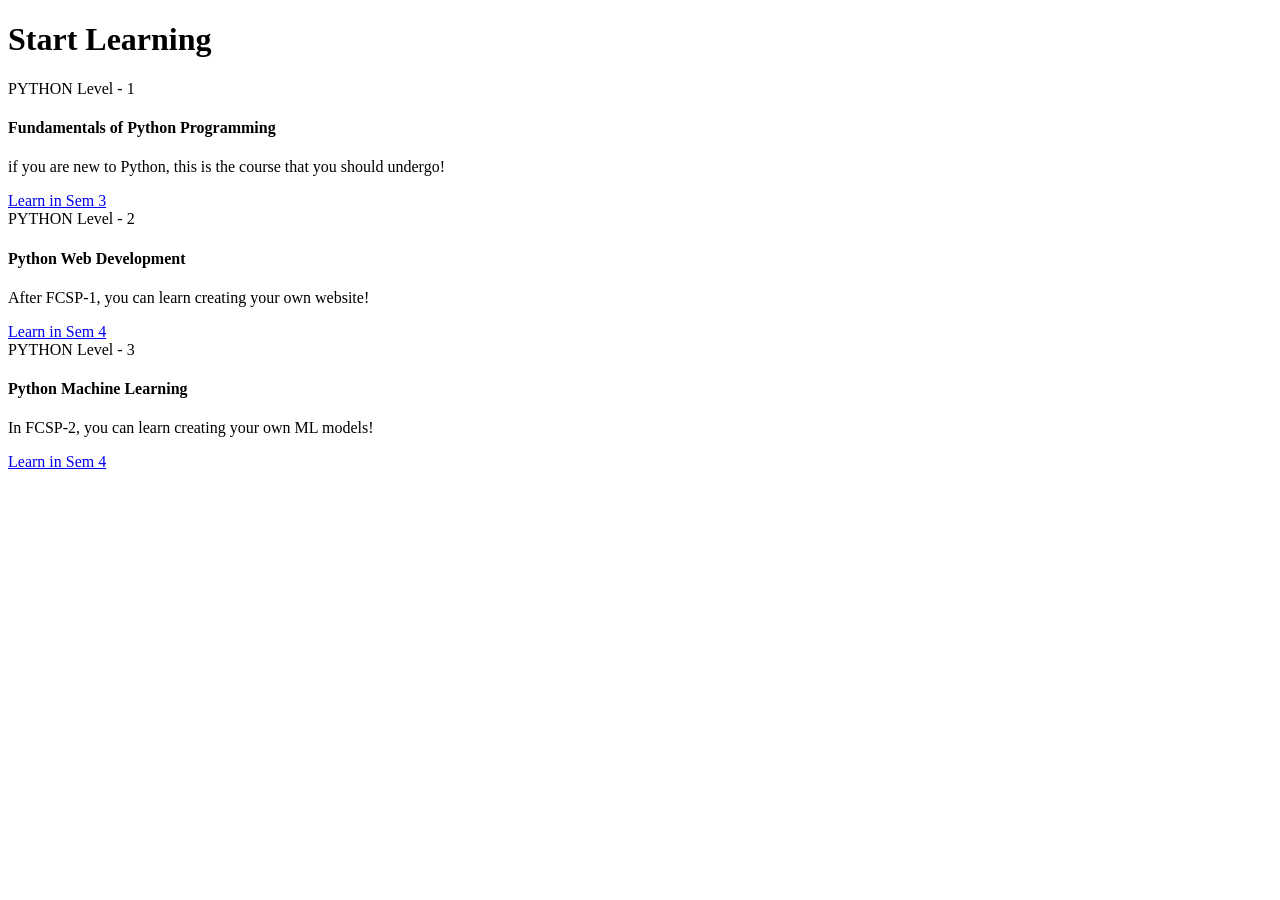
<file: T3/pythoncourse.html>
<!DOCTYPE html>
<html>
<head>
	<title> BeautifulSoup</title>

</head>
<body>
	<h1> Start Learning </h1>
	<div class = "card" id = "card-for-beginners">
		<div class = "card-header">
			PYTHON Level - 1
		</div>
		<div class = "card-body">
		<h4 class = "card-title">Fundamentals of Python Programming </h4>
		<p class = "card-text"> if you are new to Python, this is the course that you should undergo!</p>
		<a href = "#" class = "btn-primary "> Learn in Sem 3 </a>
		
	<div class = "card" id = "card-python-web-development">
		<div class = "card-header">
			
			PYTHON Level - 2
		</div>
		<div class = "card-body">
		<h4 class = "card-title">Python Web Development </h4>
		<p class = "card-text"> After FCSP-1, you can learn creating your own website!</p>
		<a href = "#" class = "btn-primary"> Learn in Sem 4 </a>
	
	<div class = "card" id = "card-python-machine-learning">
		<div class = "card-header">
			PYTHON Level - 3
		</div>
		<div class = "card-body">
		<h4 class = "card-title">Python Machine Learning </h4>
		<p class = "card-text"> In FCSP-2, you can learn creating your own ML models!</p>
		<a href = "#" class = "btn-primary"> Learn in Sem 4 </a>	
</body>
</html>
</file>
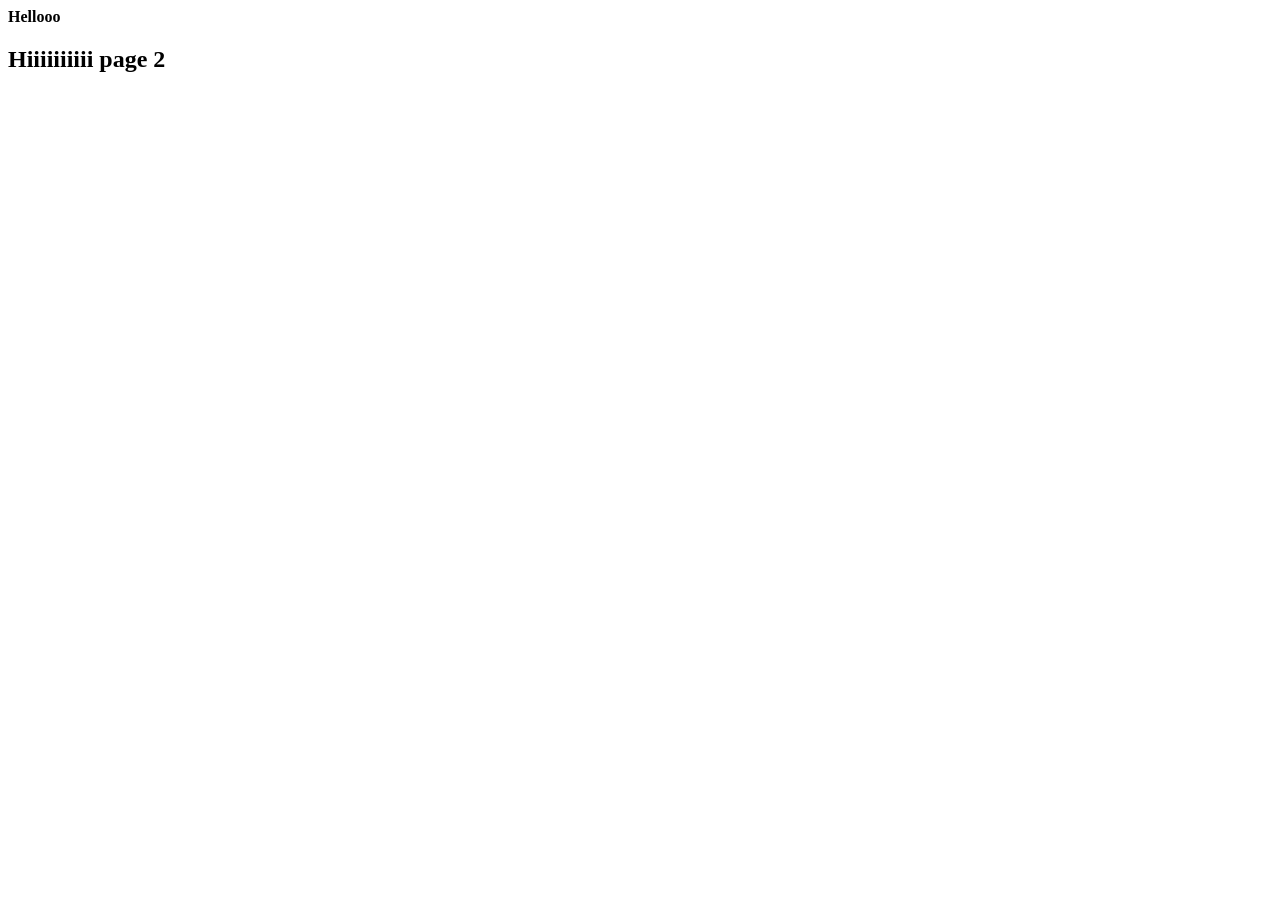
<file: t3/lec2/p2.html>
<!DOCTYPE html>
<html lang="en">
<head>
    <meta charset="UTF-8">
    <meta name="viewport" content="width=device-width, initial-scale=1.0">
    <title>Document</title>
</head>
<body>
    <b>Hellooo</b>
    <h2>Hiiiiiiiiii
        page 2
    </h2>
</body>
</html>
</file>
